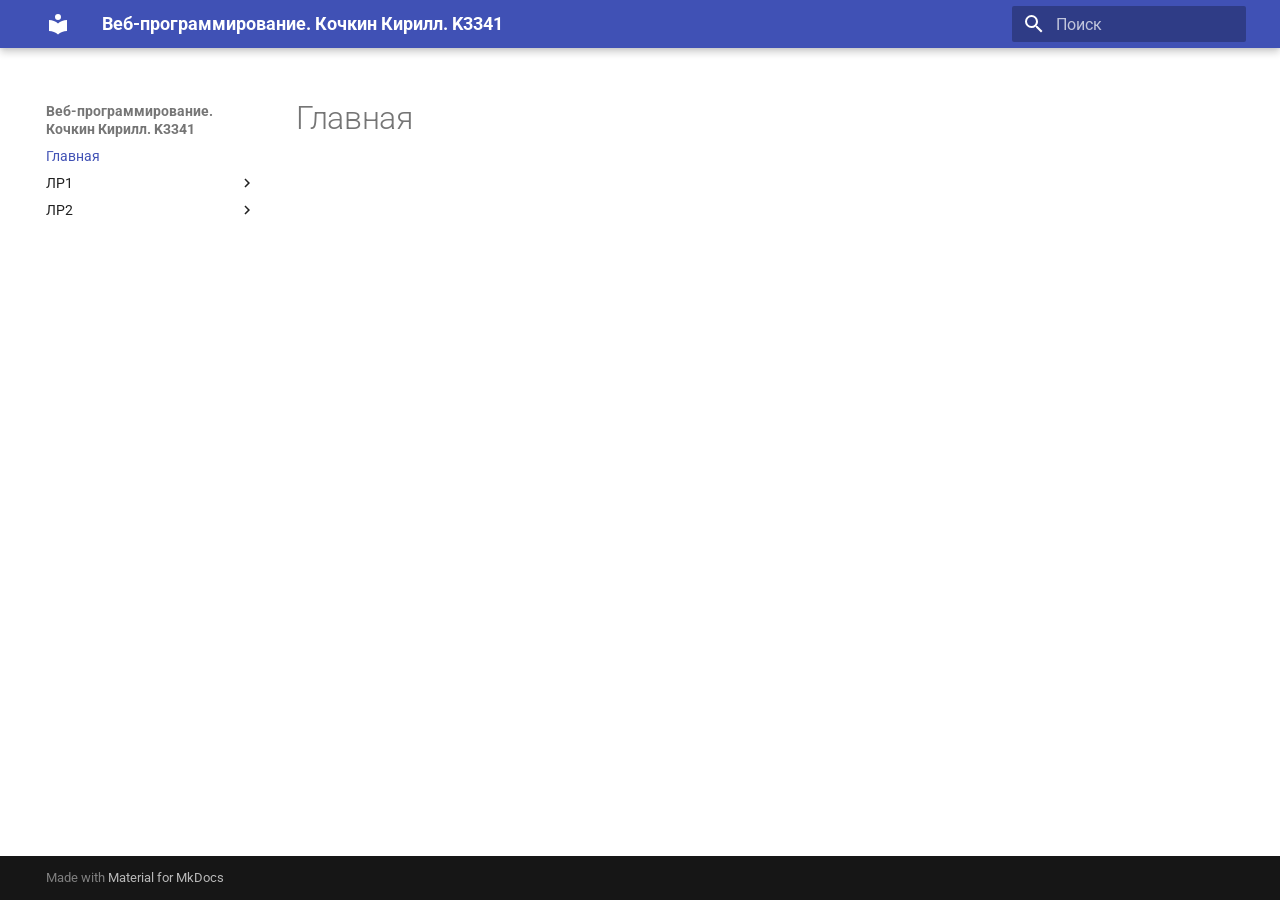
<file: index.html>
<!doctype html>
<html lang="ru" class="no-js">
  <head>
    
      <meta charset="utf-8">
      <meta name="viewport" content="width=device-width,initial-scale=1">
      
      
      
      
      
        <link rel="next" href="lr1/report/">
      
      
        
      
      
      <link rel="icon" href="assets/images/favicon.png">
      <meta name="generator" content="mkdocs-1.6.1, mkdocs-material-9.7.7">
    
    
      
        <title>Веб-программирование. Кочкин Кирилл. K3341</title>
      
    
    
      <link rel="stylesheet" href="assets/stylesheets/main.ec1eaa64.min.css">
      
      


    
    
      
    
    
      
        
        
        <link rel="preconnect" href="https://fonts.gstatic.com" crossorigin>
        <link rel="stylesheet" href="https://fonts.googleapis.com/css?family=Roboto:300,300i,400,400i,700,700i%7CRoboto+Mono:400,400i,700,700i&display=fallback">
        <style>:root{--md-text-font:"Roboto";--md-code-font:"Roboto Mono"}</style>
      
    
    
    <script>__md_scope=new URL(".",location),__md_hash=e=>[...e].reduce(((e,_)=>(e<<5)-e+_.charCodeAt(0)),0),__md_get=(e,_=localStorage,t=__md_scope)=>JSON.parse(_.getItem(t.pathname+"."+e)),__md_set=(e,_,t=localStorage,a=__md_scope)=>{try{t.setItem(a.pathname+"."+e,JSON.stringify(_))}catch(e){}}</script>
    
      

    
    
  </head>
  
  
    <body dir="ltr">
  
    
    <input class="md-toggle" data-md-toggle="drawer" type="checkbox" id="__drawer" autocomplete="off">
    <input class="md-toggle" data-md-toggle="search" type="checkbox" id="__search" autocomplete="off">
    <label class="md-overlay" for="__drawer"></label>
    <div data-md-component="skip">
      
    </div>
    <div data-md-component="announce">
      
    </div>
    
    
      

  

<header class="md-header md-header--shadow" data-md-component="header">
  <nav class="md-header__inner md-grid" aria-label="Верхний колонтитул">
    <a href="." title="Веб-программирование. Кочкин Кирилл. K3341" class="md-header__button md-logo" aria-label="Веб-программирование. Кочкин Кирилл. K3341" data-md-component="logo">
      
  
  <svg xmlns="http://www.w3.org/2000/svg" viewBox="0 0 24 24"><path d="M12 8a3 3 0 0 0 3-3 3 3 0 0 0-3-3 3 3 0 0 0-3 3 3 3 0 0 0 3 3m0 3.54C9.64 9.35 6.5 8 3 8v11c3.5 0 6.64 1.35 9 3.54 2.36-2.19 5.5-3.54 9-3.54V8c-3.5 0-6.64 1.35-9 3.54"/></svg>

    </a>
    <label class="md-header__button md-icon" for="__drawer">
      
      <svg xmlns="http://www.w3.org/2000/svg" viewBox="0 0 24 24"><path d="M3 6h18v2H3zm0 5h18v2H3zm0 5h18v2H3z"/></svg>
    </label>
    <div class="md-header__title" data-md-component="header-title">
      <div class="md-header__ellipsis">
        <div class="md-header__topic">
          <span class="md-ellipsis">
            Веб-программирование. Кочкин Кирилл. K3341
          </span>
        </div>
        <div class="md-header__topic" data-md-component="header-topic">
          <span class="md-ellipsis">
            
              Главная
            
          </span>
        </div>
      </div>
    </div>
    
    
      <script>var palette=__md_get("__palette");if(palette&&palette.color){if("(prefers-color-scheme)"===palette.color.media){var media=matchMedia("(prefers-color-scheme: light)"),input=document.querySelector(media.matches?"[data-md-color-media='(prefers-color-scheme: light)']":"[data-md-color-media='(prefers-color-scheme: dark)']");palette.color.media=input.getAttribute("data-md-color-media"),palette.color.scheme=input.getAttribute("data-md-color-scheme"),palette.color.primary=input.getAttribute("data-md-color-primary"),palette.color.accent=input.getAttribute("data-md-color-accent")}for(var[key,value]of Object.entries(palette.color))document.body.setAttribute("data-md-color-"+key,value)}</script>
    
    
    
      
      
        <label class="md-header__button md-icon" for="__search">
          
          <svg xmlns="http://www.w3.org/2000/svg" viewBox="0 0 24 24"><path d="M9.5 3A6.5 6.5 0 0 1 16 9.5c0 1.61-.59 3.09-1.56 4.23l.27.27h.79l5 5-1.5 1.5-5-5v-.79l-.27-.27A6.52 6.52 0 0 1 9.5 16 6.5 6.5 0 0 1 3 9.5 6.5 6.5 0 0 1 9.5 3m0 2C7 5 5 7 5 9.5S7 14 9.5 14 14 12 14 9.5 12 5 9.5 5"/></svg>
        </label>
        <div class="md-search" data-md-component="search" role="dialog">
  <label class="md-search__overlay" for="__search"></label>
  <div class="md-search__inner" role="search">
    <form class="md-search__form" name="search">
      <input type="text" class="md-search__input" name="query" aria-label="Поиск" placeholder="Поиск" autocapitalize="off" autocorrect="off" autocomplete="off" spellcheck="false" data-md-component="search-query" required>
      <label class="md-search__icon md-icon" for="__search">
        
        <svg xmlns="http://www.w3.org/2000/svg" viewBox="0 0 24 24"><path d="M9.5 3A6.5 6.5 0 0 1 16 9.5c0 1.61-.59 3.09-1.56 4.23l.27.27h.79l5 5-1.5 1.5-5-5v-.79l-.27-.27A6.52 6.52 0 0 1 9.5 16 6.5 6.5 0 0 1 3 9.5 6.5 6.5 0 0 1 9.5 3m0 2C7 5 5 7 5 9.5S7 14 9.5 14 14 12 14 9.5 12 5 9.5 5"/></svg>
        
        <svg xmlns="http://www.w3.org/2000/svg" viewBox="0 0 24 24"><path d="M20 11v2H8l5.5 5.5-1.42 1.42L4.16 12l7.92-7.92L13.5 5.5 8 11z"/></svg>
      </label>
      <nav class="md-search__options" aria-label="Поиск">
        
        <button type="reset" class="md-search__icon md-icon" title="Очистить" aria-label="Очистить" tabindex="-1">
          
          <svg xmlns="http://www.w3.org/2000/svg" viewBox="0 0 24 24"><path d="M19 6.41 17.59 5 12 10.59 6.41 5 5 6.41 10.59 12 5 17.59 6.41 19 12 13.41 17.59 19 19 17.59 13.41 12z"/></svg>
        </button>
      </nav>
      
    </form>
    <div class="md-search__output">
      <div class="md-search__scrollwrap" tabindex="0" data-md-scrollfix>
        <div class="md-search-result" data-md-component="search-result">
          <div class="md-search-result__meta">
            Инициализация поиска
          </div>
          <ol class="md-search-result__list" role="presentation"></ol>
        </div>
      </div>
    </div>
  </div>
</div>
      
    
    
  </nav>
  
</header>
    
    <div class="md-container" data-md-component="container">
      
      
        
          
        
      
      <main class="md-main" data-md-component="main">
        <div class="md-main__inner md-grid">
          
            
              
              <div class="md-sidebar md-sidebar--primary" data-md-component="sidebar" data-md-type="navigation" >
                <div class="md-sidebar__scrollwrap">
                  <div class="md-sidebar__inner">
                    



<nav class="md-nav md-nav--primary" aria-label="Навигация" data-md-level="0">
  <label class="md-nav__title" for="__drawer">
    <a href="." title="Веб-программирование. Кочкин Кирилл. K3341" class="md-nav__button md-logo" aria-label="Веб-программирование. Кочкин Кирилл. K3341" data-md-component="logo">
      
  
  <svg xmlns="http://www.w3.org/2000/svg" viewBox="0 0 24 24"><path d="M12 8a3 3 0 0 0 3-3 3 3 0 0 0-3-3 3 3 0 0 0-3 3 3 3 0 0 0 3 3m0 3.54C9.64 9.35 6.5 8 3 8v11c3.5 0 6.64 1.35 9 3.54 2.36-2.19 5.5-3.54 9-3.54V8c-3.5 0-6.64 1.35-9 3.54"/></svg>

    </a>
    Веб-программирование. Кочкин Кирилл. K3341
  </label>
  
  <ul class="md-nav__list" data-md-scrollfix>
    
      
      
  
  
    
  
  
  
    <li class="md-nav__item md-nav__item--active">
      
      <input class="md-nav__toggle md-toggle" type="checkbox" id="__toc">
      
      
      
      <a href="." class="md-nav__link md-nav__link--active">
        
  
  
  <span class="md-ellipsis">
    
  
    Главная
  

    
  </span>
  
  

      </a>
      
    </li>
  

    
      
      
  
  
  
  
    
    
    
    
    
    <li class="md-nav__item md-nav__item--nested">
      
        
        
        <input class="md-nav__toggle md-toggle " type="checkbox" id="__nav_2" >
        
          
          <label class="md-nav__link" for="__nav_2" id="__nav_2_label" tabindex="0">
            
  
  
  <span class="md-ellipsis">
    
  
    ЛР1
  

    
  </span>
  
  

            <span class="md-nav__icon md-icon"></span>
          </label>
        
        <nav class="md-nav" data-md-level="1" aria-labelledby="__nav_2_label" aria-expanded="false">
          <label class="md-nav__title" for="__nav_2">
            <span class="md-nav__icon md-icon"></span>
            
  
    ЛР1
  

          </label>
          <ul class="md-nav__list" data-md-scrollfix>
            
              
                
  
  
  
  
    <li class="md-nav__item">
      <a href="lr1/report/" class="md-nav__link">
        
  
  
  <span class="md-ellipsis">
    
  
    Отчёт
  

    
  </span>
  
  

      </a>
    </li>
  

              
            
          </ul>
        </nav>
      
    </li>
  

    
      
      
  
  
  
  
    
    
    
    
    
    <li class="md-nav__item md-nav__item--nested">
      
        
        
        <input class="md-nav__toggle md-toggle " type="checkbox" id="__nav_3" >
        
          
          <label class="md-nav__link" for="__nav_3" id="__nav_3_label" tabindex="0">
            
  
  
  <span class="md-ellipsis">
    
  
    ЛР2
  

    
  </span>
  
  

            <span class="md-nav__icon md-icon"></span>
          </label>
        
        <nav class="md-nav" data-md-level="1" aria-labelledby="__nav_3_label" aria-expanded="false">
          <label class="md-nav__title" for="__nav_3">
            <span class="md-nav__icon md-icon"></span>
            
  
    ЛР2
  

          </label>
          <ul class="md-nav__list" data-md-scrollfix>
            
              
                
  
  
  
  
    <li class="md-nav__item">
      <a href="lr2/report/" class="md-nav__link">
        
  
  
  <span class="md-ellipsis">
    
  
    Отчёт
  

    
  </span>
  
  

      </a>
    </li>
  

              
            
          </ul>
        </nav>
      
    </li>
  

    
  </ul>
</nav>
                  </div>
                </div>
              </div>
            
            
              
              <div class="md-sidebar md-sidebar--secondary" data-md-component="sidebar" data-md-type="toc" >
                <div class="md-sidebar__scrollwrap">
                  <div class="md-sidebar__inner">
                    

<nav class="md-nav md-nav--secondary" aria-label="Содержание">
  
  
  
  
</nav>
                  </div>
                </div>
              </div>
            
          
          
            <div class="md-content" data-md-component="content">
              
              <article class="md-content__inner md-typeset">
                
                  



  <h1>Главная</h1>














                
              </article>
            </div>
          
          
<script>var target=document.getElementById(location.hash.slice(1));target&&target.name&&(target.checked=target.name.startsWith("__tabbed_"))</script>
        </div>
        
      </main>
      
        <footer class="md-footer">
  
  <div class="md-footer-meta md-typeset">
    <div class="md-footer-meta__inner md-grid">
      <div class="md-copyright">
  
  
    Made with
    <a href="https://squidfunk.github.io/mkdocs-material/" target="_blank" rel="noopener">
      Material for MkDocs
    </a>
  
</div>
      
    </div>
  </div>
</footer>
      
    </div>
    <div class="md-dialog" data-md-component="dialog">
      <div class="md-dialog__inner md-typeset"></div>
    </div>
    
    
    
      
      
      <script id="__config" type="application/json">{"annotate": null, "base": ".", "features": [], "search": "assets/javascripts/workers/search.2c215733.min.js", "tags": null, "translations": {"clipboard.copied": "\u0421\u043a\u043e\u043f\u0438\u0440\u043e\u0432\u0430\u043d\u043e \u0432 \u0431\u0443\u0444\u0435\u0440", "clipboard.copy": "\u041a\u043e\u043f\u0438\u0440\u043e\u0432\u0430\u0442\u044c \u0432 \u0431\u0443\u0444\u0435\u0440", "search.result.more.one": "\u0415\u0449\u0451 1 \u043d\u0430 \u044d\u0442\u043e\u0439 \u0441\u0442\u0440\u0430\u043d\u0438\u0446\u0435", "search.result.more.other": "\u0415\u0449\u0451 # \u043d\u0430 \u044d\u0442\u043e\u0439 \u0441\u0442\u0440\u0430\u043d\u0438\u0446\u0435", "search.result.none": "\u0421\u043e\u0432\u043f\u0430\u0434\u0435\u043d\u0438\u0439 \u043d\u0435 \u043d\u0430\u0439\u0434\u0435\u043d\u043e", "search.result.one": "\u041d\u0430\u0439\u0434\u0435\u043d\u043e 1 \u0441\u043e\u0432\u043f\u0430\u0434\u0435\u043d\u0438\u0435", "search.result.other": "\u041d\u0430\u0439\u0434\u0435\u043d\u043e \u0441\u043e\u0432\u043f\u0430\u0434\u0435\u043d\u0438\u0439: #", "search.result.placeholder": "\u041d\u0430\u0447\u043d\u0438\u0442\u0435 \u043f\u0435\u0447\u0430\u0442\u0430\u0442\u044c \u0434\u043b\u044f \u043f\u043e\u0438\u0441\u043a\u0430", "search.result.term.missing": "\u041e\u0442\u0441\u0443\u0442\u0441\u0442\u0432\u0443\u0435\u0442", "select.version": "\u0412\u044b\u0431\u0435\u0440\u0438\u0442\u0435 \u0432\u0435\u0440\u0441\u0438\u044e"}, "version": null}</script>
    
    
      <script src="assets/javascripts/bundle.d7400e89.min.js"></script>
      
    
  </body>
</html>
</file>
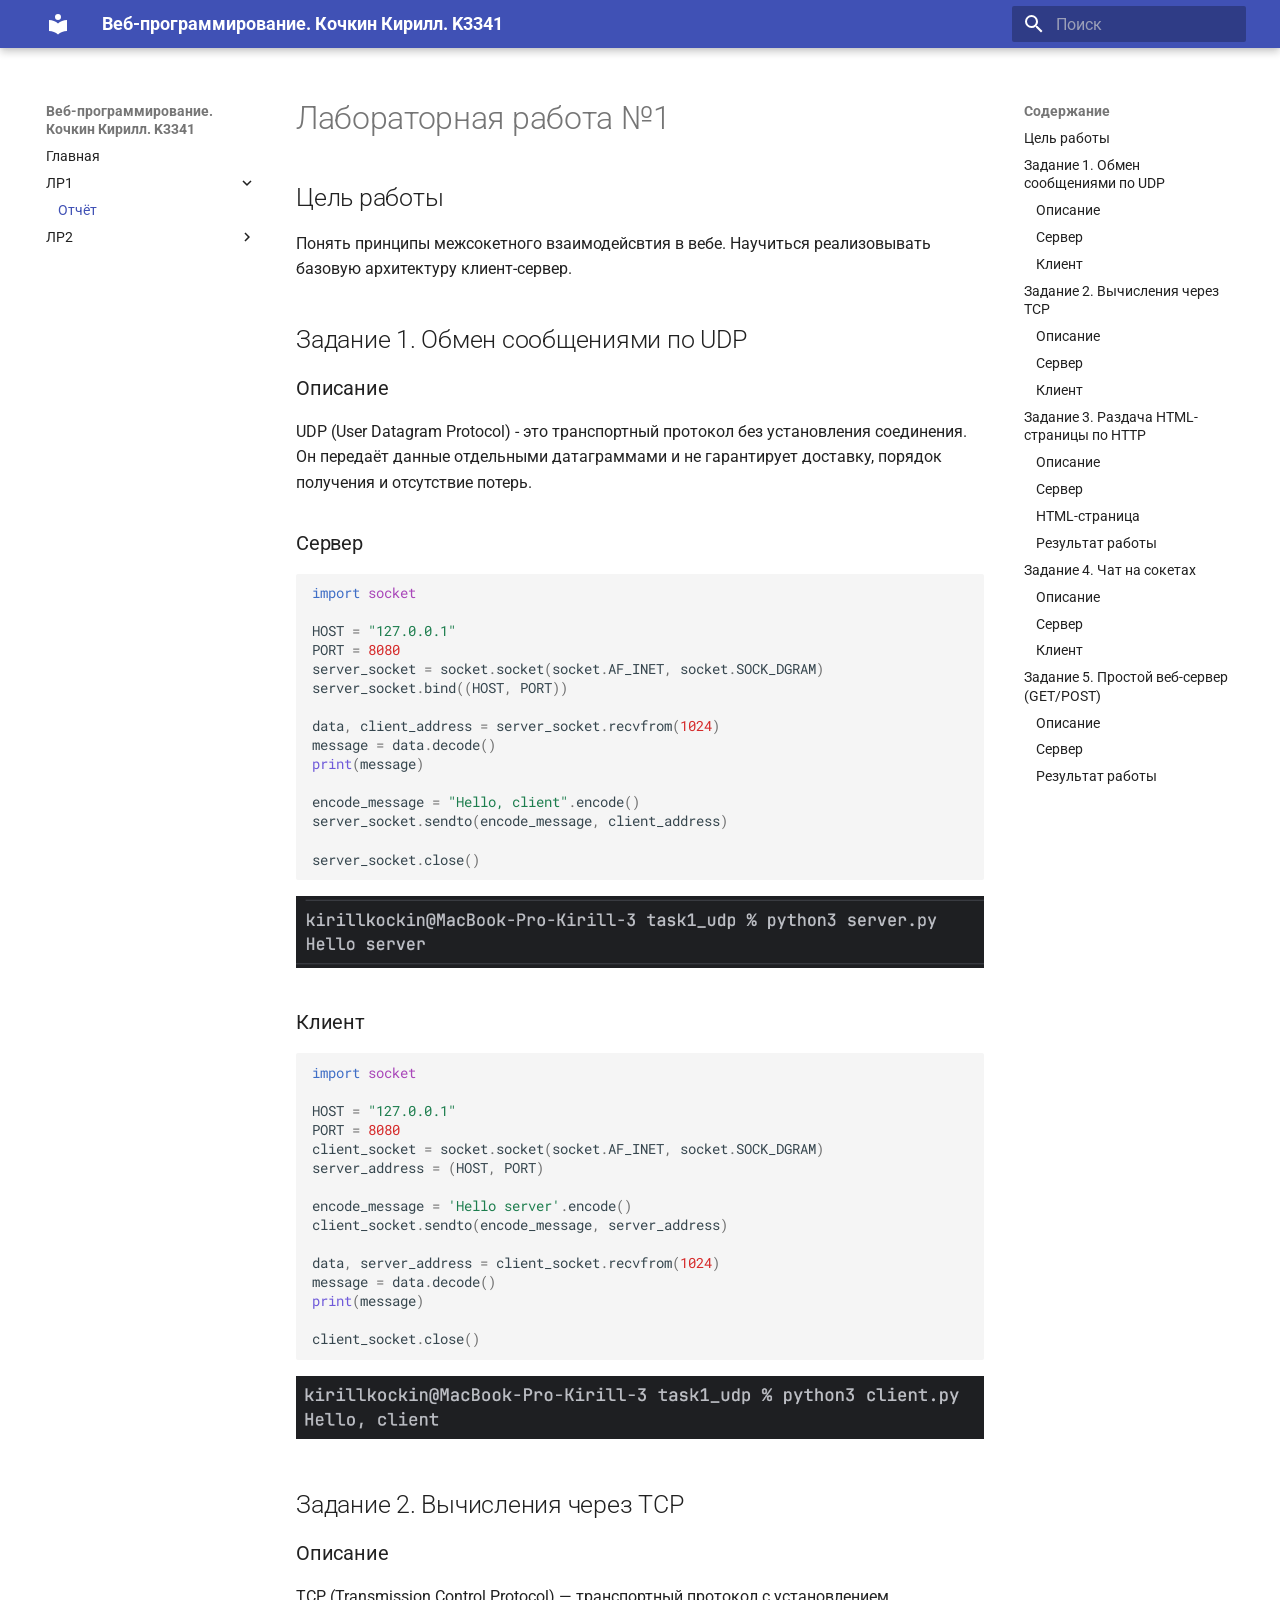
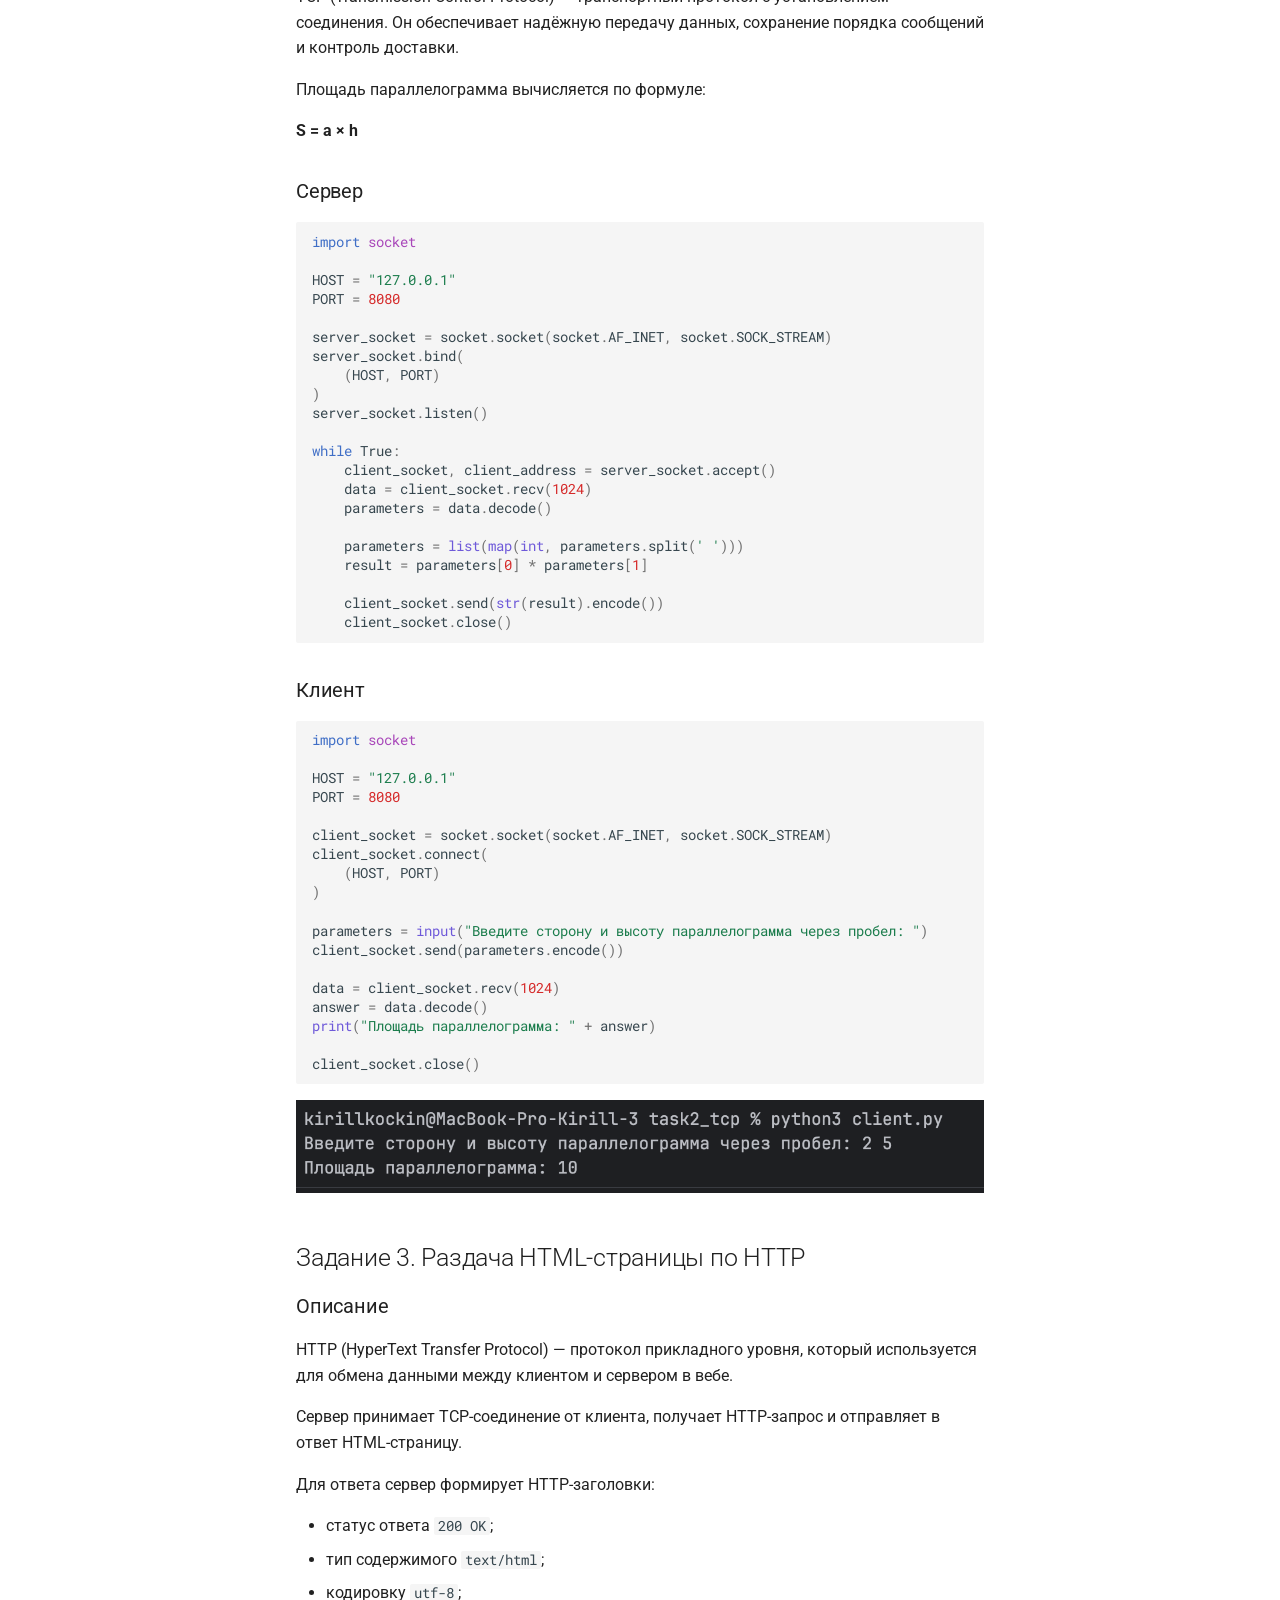
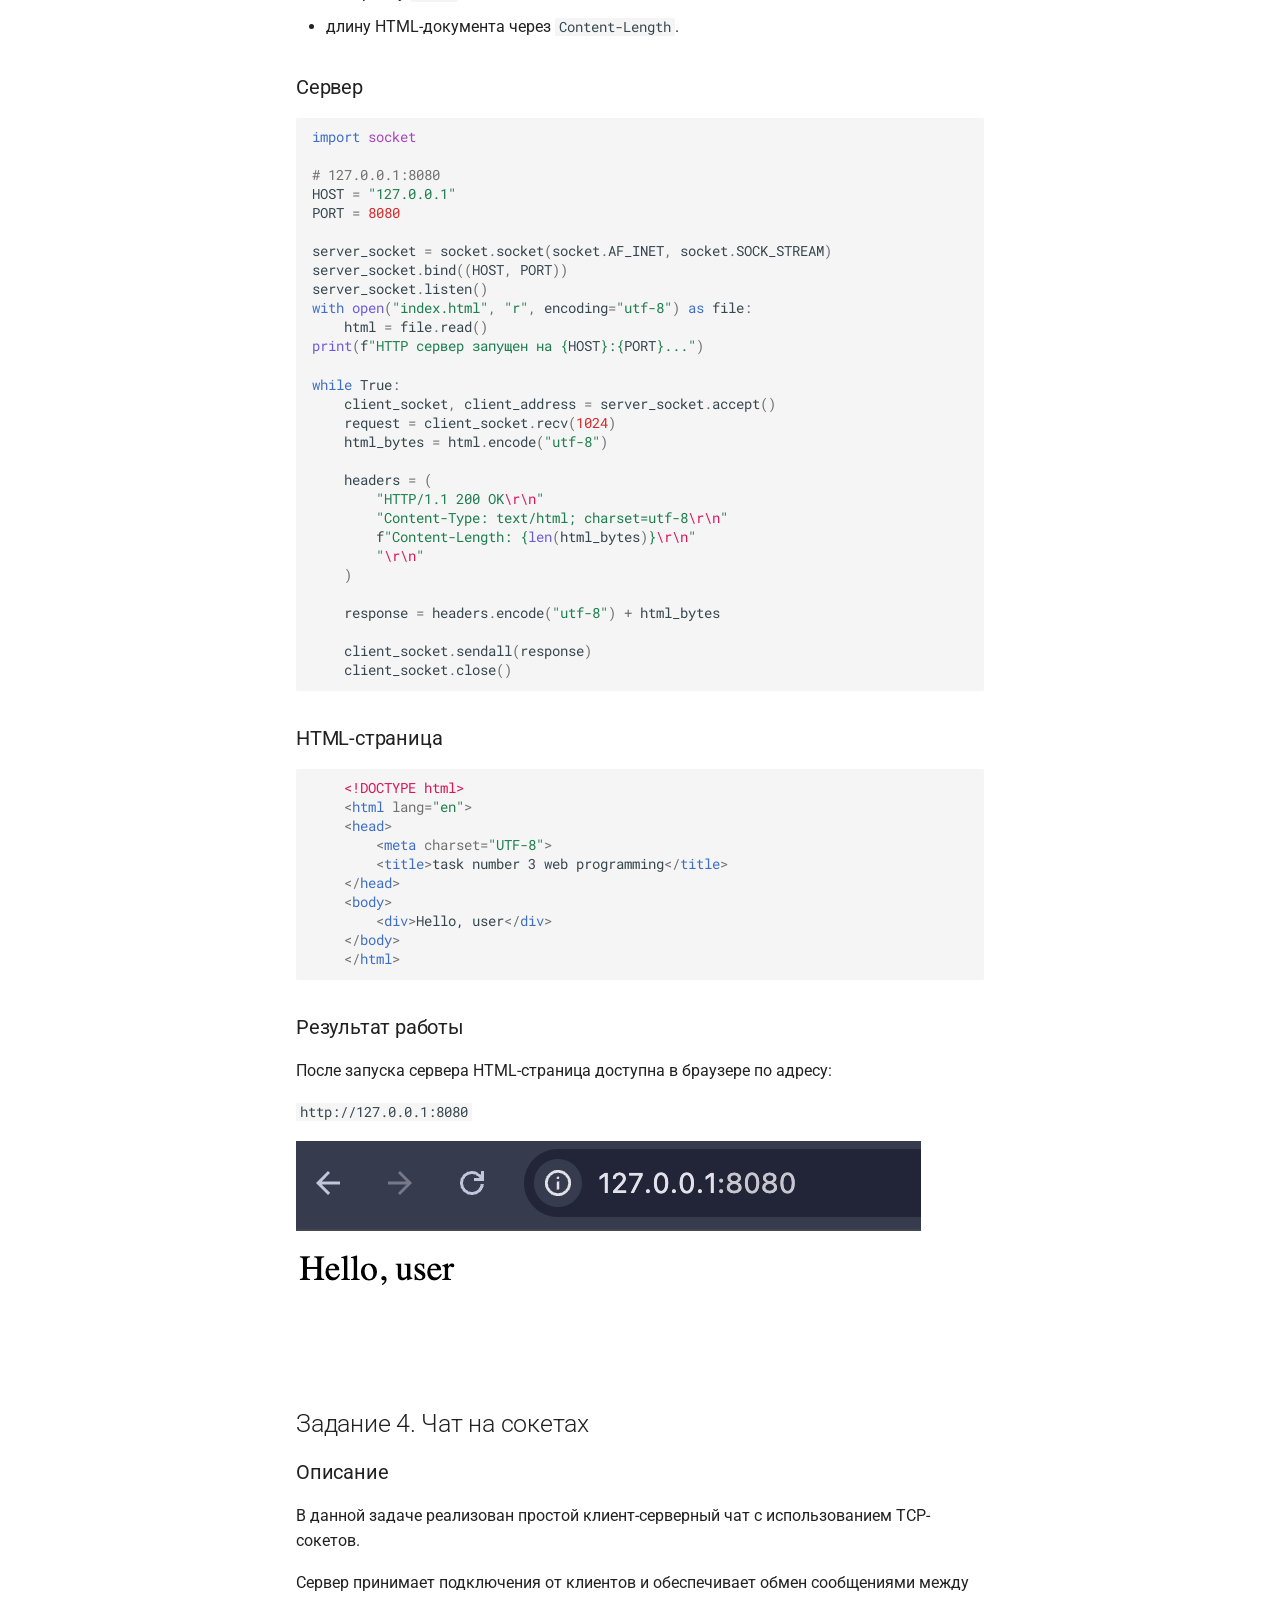
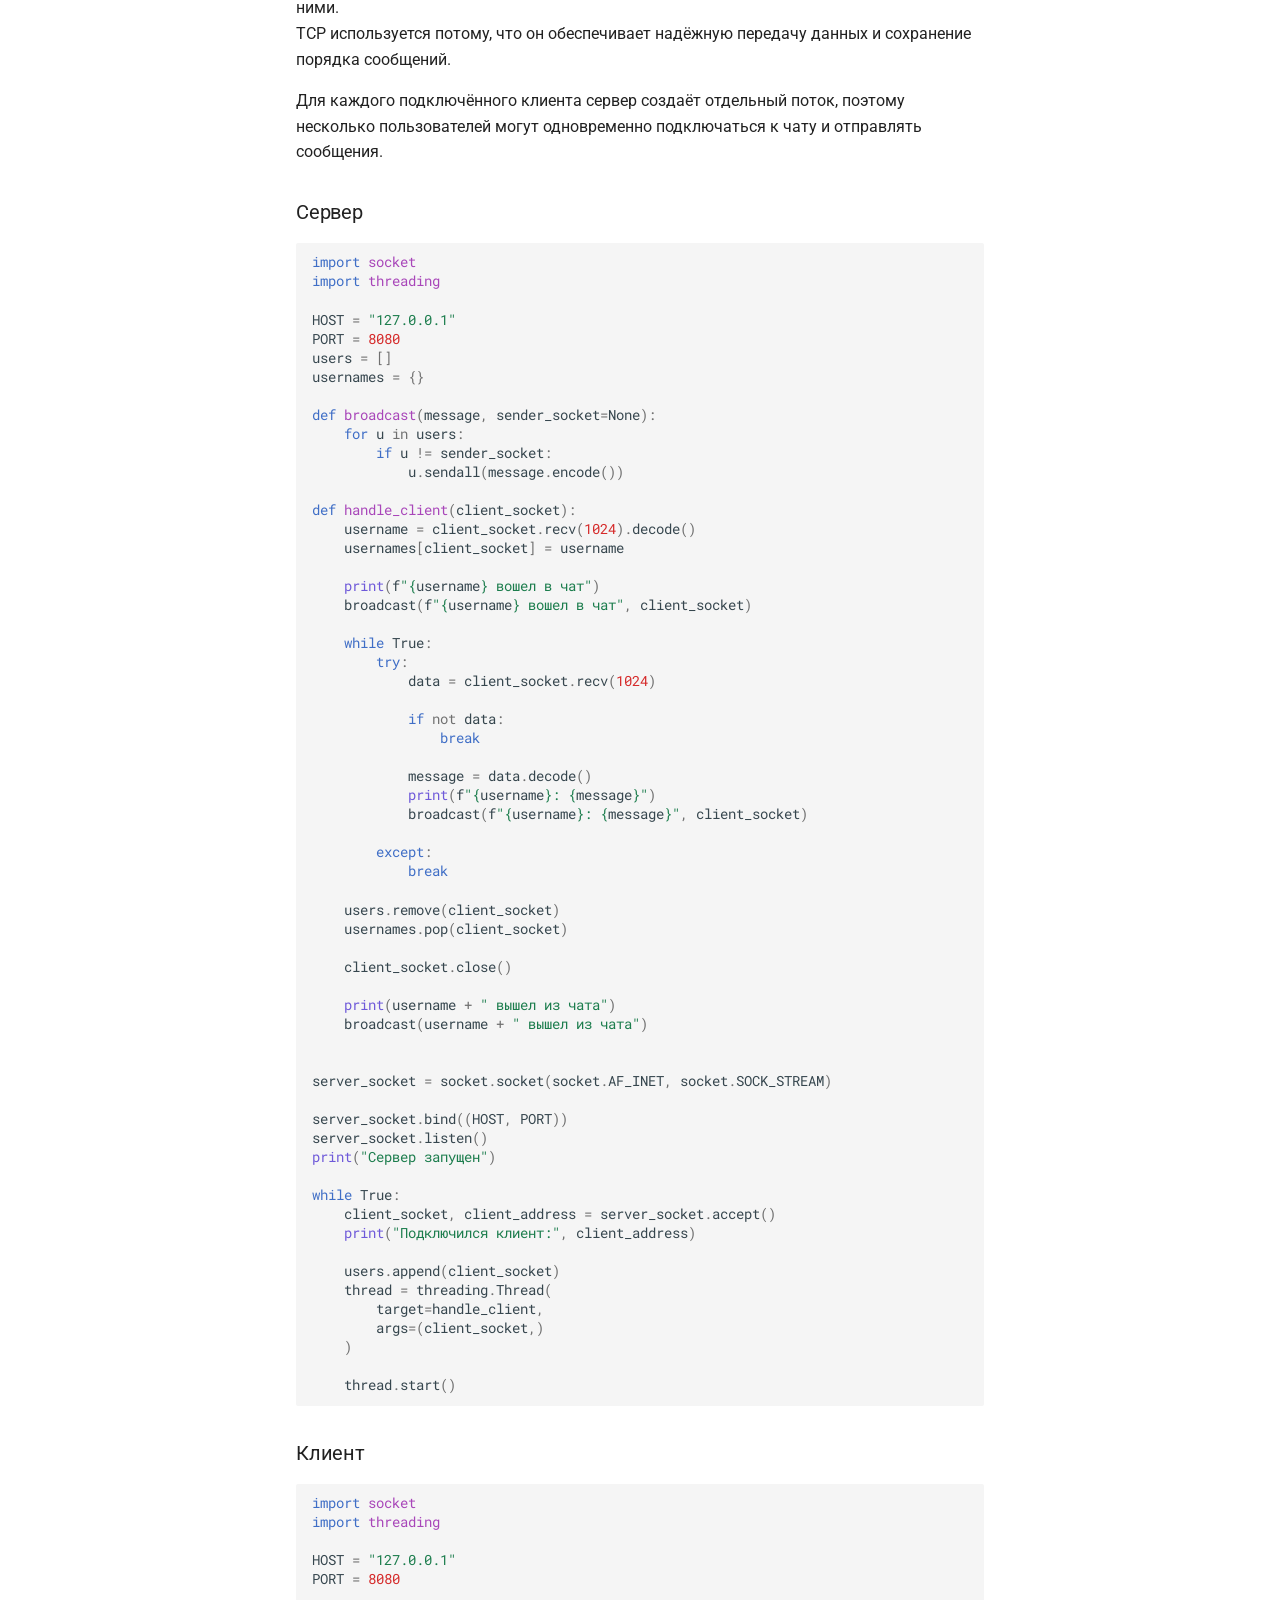
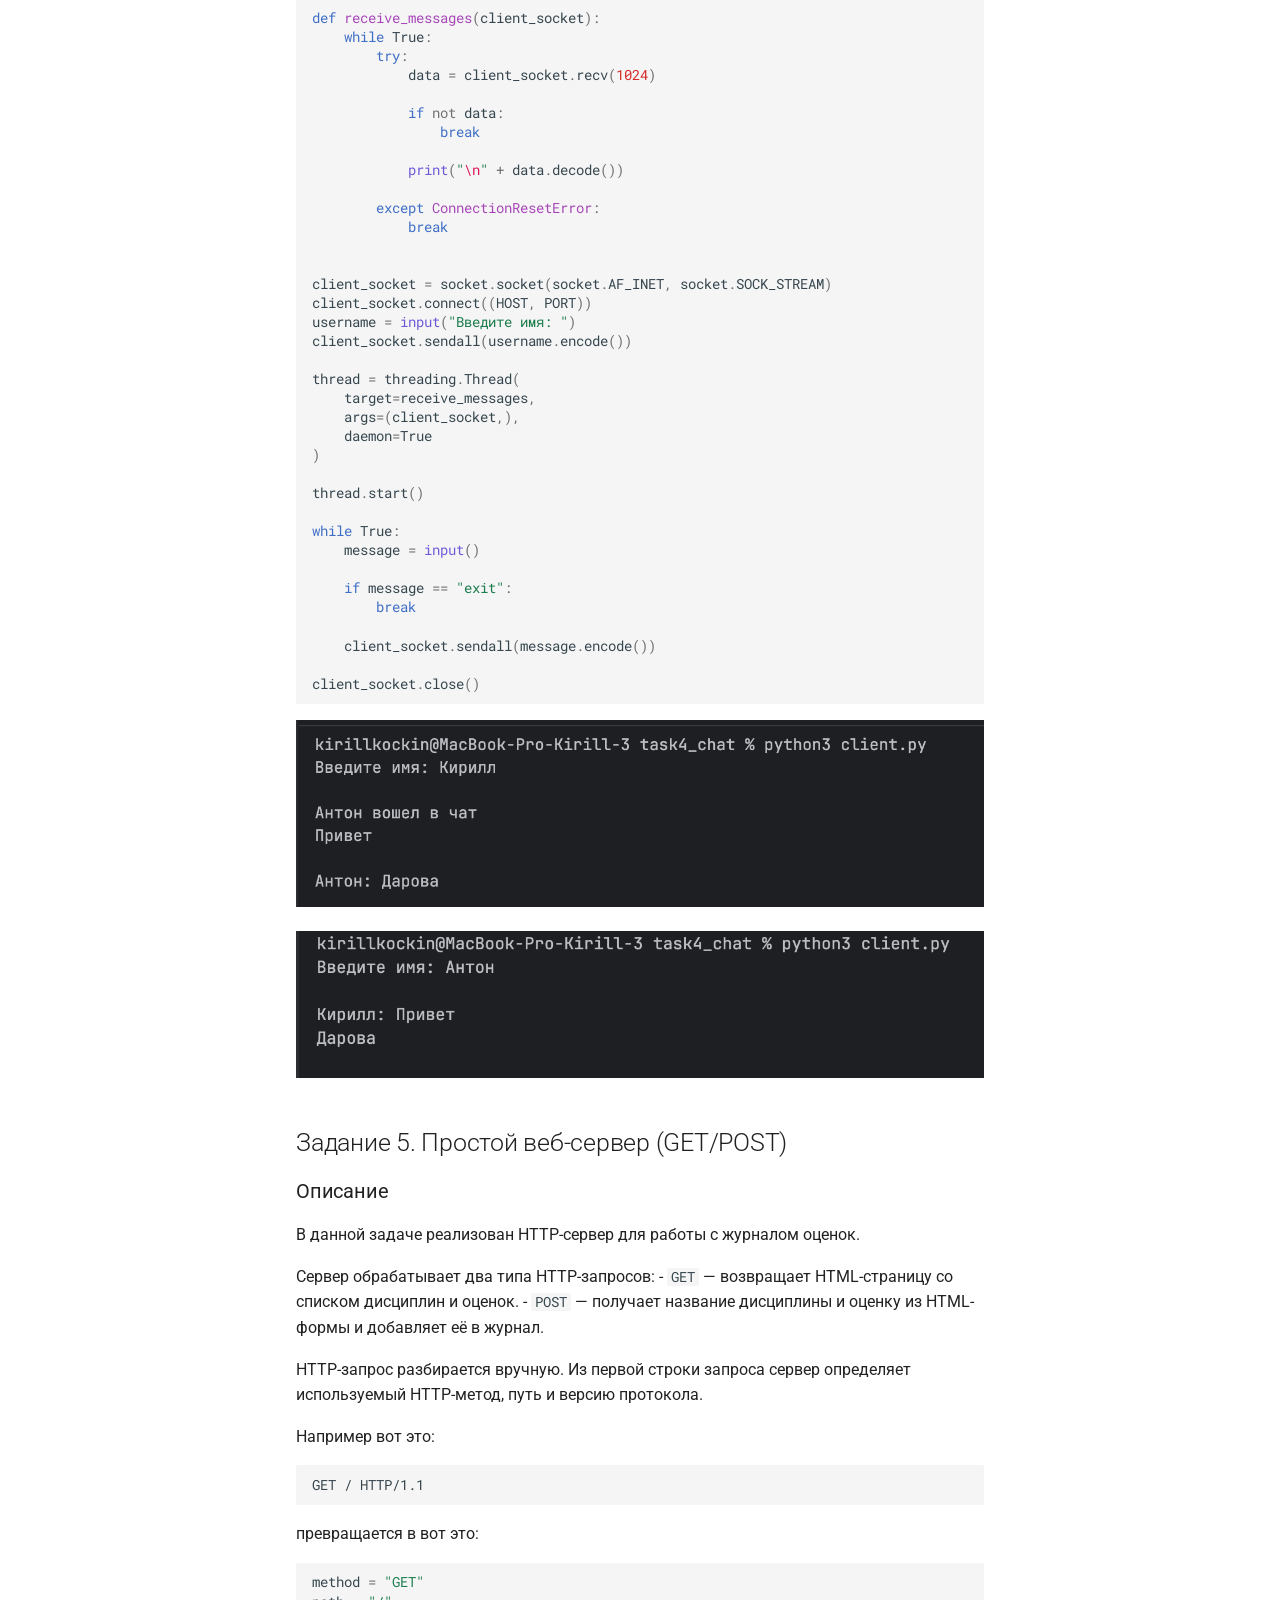
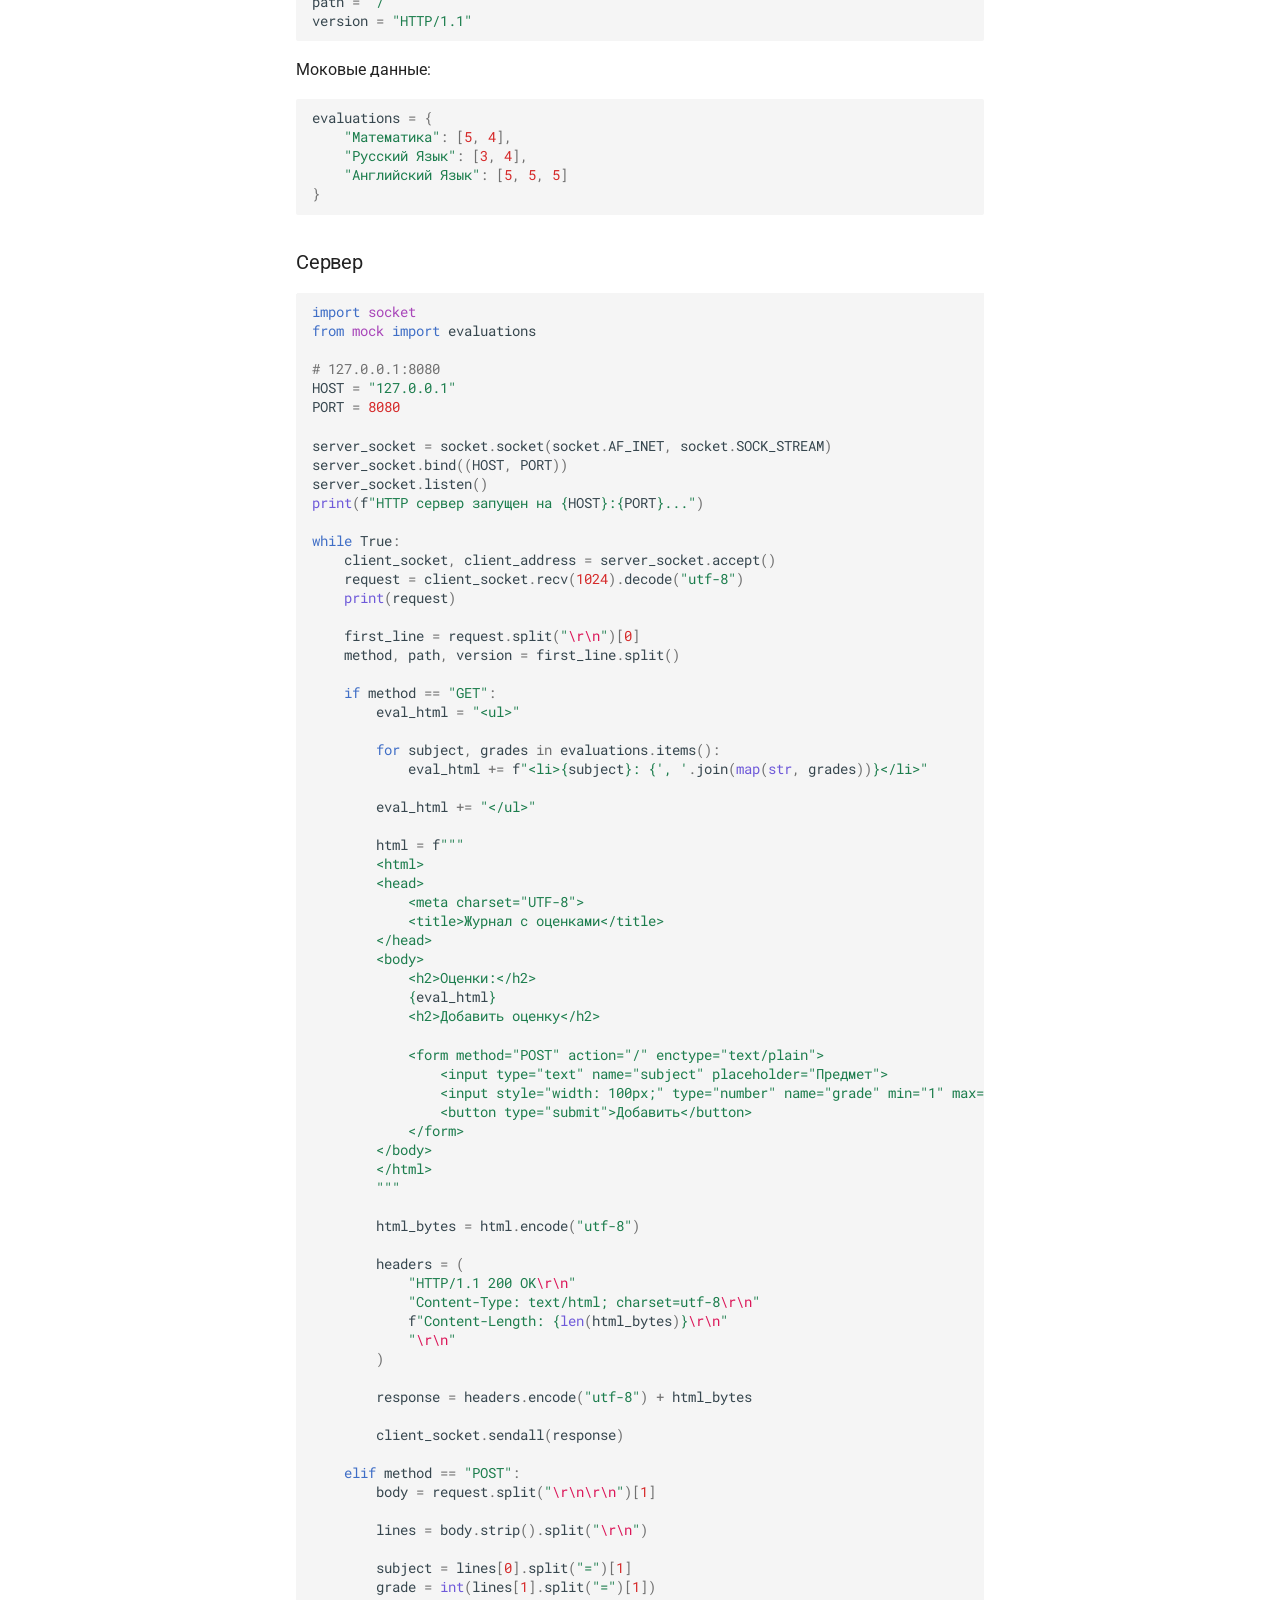
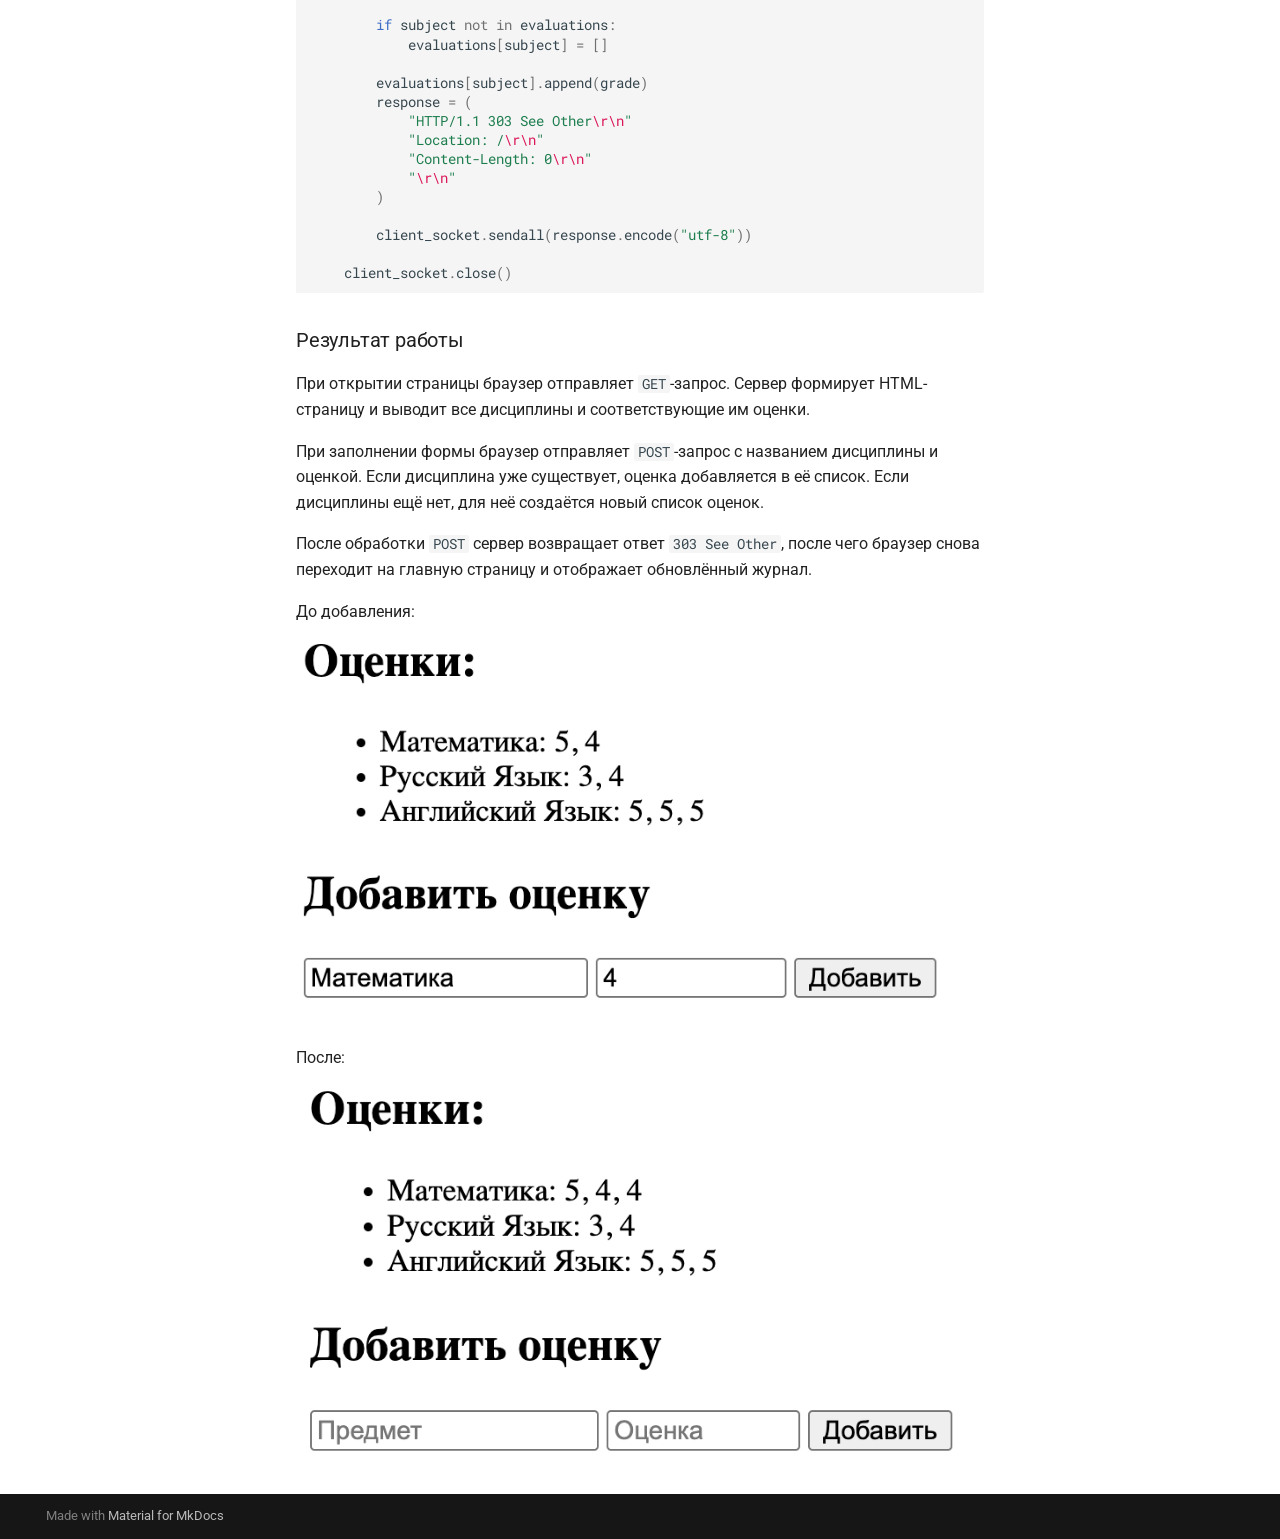
<file: lr1/report/index.html>
<!doctype html>
<html lang="ru" class="no-js">
  <head>
    
      <meta charset="utf-8">
      <meta name="viewport" content="width=device-width,initial-scale=1">
      
      
      
      
        <link rel="prev" href="../..">
      
      
        <link rel="next" href="../../lr2/report/">
      
      
        
      
      
      <link rel="icon" href="../../assets/images/favicon.png">
      <meta name="generator" content="mkdocs-1.6.1, mkdocs-material-9.7.7">
    
    
      
        <title>Отчёт - Веб-программирование. Кочкин Кирилл. K3341</title>
      
    
    
      <link rel="stylesheet" href="../../assets/stylesheets/main.ec1eaa64.min.css">
      
      


    
    
      
    
    
      
        
        
        <link rel="preconnect" href="https://fonts.gstatic.com" crossorigin>
        <link rel="stylesheet" href="https://fonts.googleapis.com/css?family=Roboto:300,300i,400,400i,700,700i%7CRoboto+Mono:400,400i,700,700i&display=fallback">
        <style>:root{--md-text-font:"Roboto";--md-code-font:"Roboto Mono"}</style>
      
    
    
    <script>__md_scope=new URL("../..",location),__md_hash=e=>[...e].reduce(((e,_)=>(e<<5)-e+_.charCodeAt(0)),0),__md_get=(e,_=localStorage,t=__md_scope)=>JSON.parse(_.getItem(t.pathname+"."+e)),__md_set=(e,_,t=localStorage,a=__md_scope)=>{try{t.setItem(a.pathname+"."+e,JSON.stringify(_))}catch(e){}}</script>
    
      

    
    
  </head>
  
  
    <body dir="ltr">
  
    
    <input class="md-toggle" data-md-toggle="drawer" type="checkbox" id="__drawer" autocomplete="off">
    <input class="md-toggle" data-md-toggle="search" type="checkbox" id="__search" autocomplete="off">
    <label class="md-overlay" for="__drawer"></label>
    <div data-md-component="skip">
      
        
        <a href="#no1" class="md-skip">
          Перейти к содержанию
        </a>
      
    </div>
    <div data-md-component="announce">
      
    </div>
    
    
      

  

<header class="md-header md-header--shadow" data-md-component="header">
  <nav class="md-header__inner md-grid" aria-label="Верхний колонтитул">
    <a href="../.." title="Веб-программирование. Кочкин Кирилл. K3341" class="md-header__button md-logo" aria-label="Веб-программирование. Кочкин Кирилл. K3341" data-md-component="logo">
      
  
  <svg xmlns="http://www.w3.org/2000/svg" viewBox="0 0 24 24"><path d="M12 8a3 3 0 0 0 3-3 3 3 0 0 0-3-3 3 3 0 0 0-3 3 3 3 0 0 0 3 3m0 3.54C9.64 9.35 6.5 8 3 8v11c3.5 0 6.64 1.35 9 3.54 2.36-2.19 5.5-3.54 9-3.54V8c-3.5 0-6.64 1.35-9 3.54"/></svg>

    </a>
    <label class="md-header__button md-icon" for="__drawer">
      
      <svg xmlns="http://www.w3.org/2000/svg" viewBox="0 0 24 24"><path d="M3 6h18v2H3zm0 5h18v2H3zm0 5h18v2H3z"/></svg>
    </label>
    <div class="md-header__title" data-md-component="header-title">
      <div class="md-header__ellipsis">
        <div class="md-header__topic">
          <span class="md-ellipsis">
            Веб-программирование. Кочкин Кирилл. K3341
          </span>
        </div>
        <div class="md-header__topic" data-md-component="header-topic">
          <span class="md-ellipsis">
            
              Отчёт
            
          </span>
        </div>
      </div>
    </div>
    
    
      <script>var palette=__md_get("__palette");if(palette&&palette.color){if("(prefers-color-scheme)"===palette.color.media){var media=matchMedia("(prefers-color-scheme: light)"),input=document.querySelector(media.matches?"[data-md-color-media='(prefers-color-scheme: light)']":"[data-md-color-media='(prefers-color-scheme: dark)']");palette.color.media=input.getAttribute("data-md-color-media"),palette.color.scheme=input.getAttribute("data-md-color-scheme"),palette.color.primary=input.getAttribute("data-md-color-primary"),palette.color.accent=input.getAttribute("data-md-color-accent")}for(var[key,value]of Object.entries(palette.color))document.body.setAttribute("data-md-color-"+key,value)}</script>
    
    
    
      
      
        <label class="md-header__button md-icon" for="__search">
          
          <svg xmlns="http://www.w3.org/2000/svg" viewBox="0 0 24 24"><path d="M9.5 3A6.5 6.5 0 0 1 16 9.5c0 1.61-.59 3.09-1.56 4.23l.27.27h.79l5 5-1.5 1.5-5-5v-.79l-.27-.27A6.52 6.52 0 0 1 9.5 16 6.5 6.5 0 0 1 3 9.5 6.5 6.5 0 0 1 9.5 3m0 2C7 5 5 7 5 9.5S7 14 9.5 14 14 12 14 9.5 12 5 9.5 5"/></svg>
        </label>
        <div class="md-search" data-md-component="search" role="dialog">
  <label class="md-search__overlay" for="__search"></label>
  <div class="md-search__inner" role="search">
    <form class="md-search__form" name="search">
      <input type="text" class="md-search__input" name="query" aria-label="Поиск" placeholder="Поиск" autocapitalize="off" autocorrect="off" autocomplete="off" spellcheck="false" data-md-component="search-query" required>
      <label class="md-search__icon md-icon" for="__search">
        
        <svg xmlns="http://www.w3.org/2000/svg" viewBox="0 0 24 24"><path d="M9.5 3A6.5 6.5 0 0 1 16 9.5c0 1.61-.59 3.09-1.56 4.23l.27.27h.79l5 5-1.5 1.5-5-5v-.79l-.27-.27A6.52 6.52 0 0 1 9.5 16 6.5 6.5 0 0 1 3 9.5 6.5 6.5 0 0 1 9.5 3m0 2C7 5 5 7 5 9.5S7 14 9.5 14 14 12 14 9.5 12 5 9.5 5"/></svg>
        
        <svg xmlns="http://www.w3.org/2000/svg" viewBox="0 0 24 24"><path d="M20 11v2H8l5.5 5.5-1.42 1.42L4.16 12l7.92-7.92L13.5 5.5 8 11z"/></svg>
      </label>
      <nav class="md-search__options" aria-label="Поиск">
        
        <button type="reset" class="md-search__icon md-icon" title="Очистить" aria-label="Очистить" tabindex="-1">
          
          <svg xmlns="http://www.w3.org/2000/svg" viewBox="0 0 24 24"><path d="M19 6.41 17.59 5 12 10.59 6.41 5 5 6.41 10.59 12 5 17.59 6.41 19 12 13.41 17.59 19 19 17.59 13.41 12z"/></svg>
        </button>
      </nav>
      
    </form>
    <div class="md-search__output">
      <div class="md-search__scrollwrap" tabindex="0" data-md-scrollfix>
        <div class="md-search-result" data-md-component="search-result">
          <div class="md-search-result__meta">
            Инициализация поиска
          </div>
          <ol class="md-search-result__list" role="presentation"></ol>
        </div>
      </div>
    </div>
  </div>
</div>
      
    
    
  </nav>
  
</header>
    
    <div class="md-container" data-md-component="container">
      
      
        
          
        
      
      <main class="md-main" data-md-component="main">
        <div class="md-main__inner md-grid">
          
            
              
              <div class="md-sidebar md-sidebar--primary" data-md-component="sidebar" data-md-type="navigation" >
                <div class="md-sidebar__scrollwrap">
                  <div class="md-sidebar__inner">
                    



<nav class="md-nav md-nav--primary" aria-label="Навигация" data-md-level="0">
  <label class="md-nav__title" for="__drawer">
    <a href="../.." title="Веб-программирование. Кочкин Кирилл. K3341" class="md-nav__button md-logo" aria-label="Веб-программирование. Кочкин Кирилл. K3341" data-md-component="logo">
      
  
  <svg xmlns="http://www.w3.org/2000/svg" viewBox="0 0 24 24"><path d="M12 8a3 3 0 0 0 3-3 3 3 0 0 0-3-3 3 3 0 0 0-3 3 3 3 0 0 0 3 3m0 3.54C9.64 9.35 6.5 8 3 8v11c3.5 0 6.64 1.35 9 3.54 2.36-2.19 5.5-3.54 9-3.54V8c-3.5 0-6.64 1.35-9 3.54"/></svg>

    </a>
    Веб-программирование. Кочкин Кирилл. K3341
  </label>
  
  <ul class="md-nav__list" data-md-scrollfix>
    
      
      
  
  
  
  
    <li class="md-nav__item">
      <a href="../.." class="md-nav__link">
        
  
  
  <span class="md-ellipsis">
    
  
    Главная
  

    
  </span>
  
  

      </a>
    </li>
  

    
      
      
  
  
    
  
  
  
    
    
    
    
    
    <li class="md-nav__item md-nav__item--active md-nav__item--nested">
      
        
        
        <input class="md-nav__toggle md-toggle " type="checkbox" id="__nav_2" checked>
        
          
          <label class="md-nav__link" for="__nav_2" id="__nav_2_label" tabindex="0">
            
  
  
  <span class="md-ellipsis">
    
  
    ЛР1
  

    
  </span>
  
  

            <span class="md-nav__icon md-icon"></span>
          </label>
        
        <nav class="md-nav" data-md-level="1" aria-labelledby="__nav_2_label" aria-expanded="true">
          <label class="md-nav__title" for="__nav_2">
            <span class="md-nav__icon md-icon"></span>
            
  
    ЛР1
  

          </label>
          <ul class="md-nav__list" data-md-scrollfix>
            
              
                
  
  
    
  
  
  
    <li class="md-nav__item md-nav__item--active">
      
      <input class="md-nav__toggle md-toggle" type="checkbox" id="__toc">
      
      
        
      
      
        <label class="md-nav__link md-nav__link--active" for="__toc">
          
  
  
  <span class="md-ellipsis">
    
  
    Отчёт
  

    
  </span>
  
  

          <span class="md-nav__icon md-icon"></span>
        </label>
      
      <a href="./" class="md-nav__link md-nav__link--active">
        
  
  
  <span class="md-ellipsis">
    
  
    Отчёт
  

    
  </span>
  
  

      </a>
      
        

<nav class="md-nav md-nav--secondary" aria-label="Содержание">
  
  
  
    
  
  
    <label class="md-nav__title" for="__toc">
      <span class="md-nav__icon md-icon"></span>
      Содержание
    </label>
    <ul class="md-nav__list" data-md-component="toc" data-md-scrollfix>
      
        <li class="md-nav__item">
  <a href="#_1" class="md-nav__link">
    <span class="md-ellipsis">
      
        Цель работы
      
    </span>
  </a>
  
</li>
      
        <li class="md-nav__item">
  <a href="#1-udp" class="md-nav__link">
    <span class="md-ellipsis">
      
        Задание 1. Обмен сообщениями по UDP
      
    </span>
  </a>
  
    <nav class="md-nav" aria-label="Задание 1. Обмен сообщениями по UDP">
      <ul class="md-nav__list">
        
          <li class="md-nav__item">
  <a href="#_2" class="md-nav__link">
    <span class="md-ellipsis">
      
        Описание
      
    </span>
  </a>
  
</li>
        
          <li class="md-nav__item">
  <a href="#_3" class="md-nav__link">
    <span class="md-ellipsis">
      
        Сервер
      
    </span>
  </a>
  
</li>
        
          <li class="md-nav__item">
  <a href="#_4" class="md-nav__link">
    <span class="md-ellipsis">
      
        Клиент
      
    </span>
  </a>
  
</li>
        
      </ul>
    </nav>
  
</li>
      
        <li class="md-nav__item">
  <a href="#2-tcp" class="md-nav__link">
    <span class="md-ellipsis">
      
        Задание 2. Вычисления через TCP
      
    </span>
  </a>
  
    <nav class="md-nav" aria-label="Задание 2. Вычисления через TCP">
      <ul class="md-nav__list">
        
          <li class="md-nav__item">
  <a href="#_5" class="md-nav__link">
    <span class="md-ellipsis">
      
        Описание
      
    </span>
  </a>
  
</li>
        
          <li class="md-nav__item">
  <a href="#_6" class="md-nav__link">
    <span class="md-ellipsis">
      
        Сервер
      
    </span>
  </a>
  
</li>
        
          <li class="md-nav__item">
  <a href="#_7" class="md-nav__link">
    <span class="md-ellipsis">
      
        Клиент
      
    </span>
  </a>
  
</li>
        
      </ul>
    </nav>
  
</li>
      
        <li class="md-nav__item">
  <a href="#3-html-http" class="md-nav__link">
    <span class="md-ellipsis">
      
        Задание 3. Раздача HTML-страницы по HTTP
      
    </span>
  </a>
  
    <nav class="md-nav" aria-label="Задание 3. Раздача HTML-страницы по HTTP">
      <ul class="md-nav__list">
        
          <li class="md-nav__item">
  <a href="#_8" class="md-nav__link">
    <span class="md-ellipsis">
      
        Описание
      
    </span>
  </a>
  
</li>
        
          <li class="md-nav__item">
  <a href="#_9" class="md-nav__link">
    <span class="md-ellipsis">
      
        Сервер
      
    </span>
  </a>
  
</li>
        
          <li class="md-nav__item">
  <a href="#html-" class="md-nav__link">
    <span class="md-ellipsis">
      
        HTML-страница
      
    </span>
  </a>
  
</li>
        
          <li class="md-nav__item">
  <a href="#_10" class="md-nav__link">
    <span class="md-ellipsis">
      
        Результат работы
      
    </span>
  </a>
  
</li>
        
      </ul>
    </nav>
  
</li>
      
        <li class="md-nav__item">
  <a href="#4" class="md-nav__link">
    <span class="md-ellipsis">
      
        Задание 4. Чат на сокетах
      
    </span>
  </a>
  
    <nav class="md-nav" aria-label="Задание 4. Чат на сокетах">
      <ul class="md-nav__list">
        
          <li class="md-nav__item">
  <a href="#_11" class="md-nav__link">
    <span class="md-ellipsis">
      
        Описание
      
    </span>
  </a>
  
</li>
        
          <li class="md-nav__item">
  <a href="#_12" class="md-nav__link">
    <span class="md-ellipsis">
      
        Сервер
      
    </span>
  </a>
  
</li>
        
          <li class="md-nav__item">
  <a href="#_13" class="md-nav__link">
    <span class="md-ellipsis">
      
        Клиент
      
    </span>
  </a>
  
</li>
        
      </ul>
    </nav>
  
</li>
      
        <li class="md-nav__item">
  <a href="#5-getpost" class="md-nav__link">
    <span class="md-ellipsis">
      
        Задание 5. Простой веб-сервер (GET/POST)
      
    </span>
  </a>
  
    <nav class="md-nav" aria-label="Задание 5. Простой веб-сервер (GET/POST)">
      <ul class="md-nav__list">
        
          <li class="md-nav__item">
  <a href="#_14" class="md-nav__link">
    <span class="md-ellipsis">
      
        Описание
      
    </span>
  </a>
  
</li>
        
          <li class="md-nav__item">
  <a href="#_15" class="md-nav__link">
    <span class="md-ellipsis">
      
        Сервер
      
    </span>
  </a>
  
</li>
        
          <li class="md-nav__item">
  <a href="#_16" class="md-nav__link">
    <span class="md-ellipsis">
      
        Результат работы
      
    </span>
  </a>
  
</li>
        
      </ul>
    </nav>
  
</li>
      
    </ul>
  
</nav>
      
    </li>
  

              
            
          </ul>
        </nav>
      
    </li>
  

    
      
      
  
  
  
  
    
    
    
    
    
    <li class="md-nav__item md-nav__item--nested">
      
        
        
        <input class="md-nav__toggle md-toggle " type="checkbox" id="__nav_3" >
        
          
          <label class="md-nav__link" for="__nav_3" id="__nav_3_label" tabindex="0">
            
  
  
  <span class="md-ellipsis">
    
  
    ЛР2
  

    
  </span>
  
  

            <span class="md-nav__icon md-icon"></span>
          </label>
        
        <nav class="md-nav" data-md-level="1" aria-labelledby="__nav_3_label" aria-expanded="false">
          <label class="md-nav__title" for="__nav_3">
            <span class="md-nav__icon md-icon"></span>
            
  
    ЛР2
  

          </label>
          <ul class="md-nav__list" data-md-scrollfix>
            
              
                
  
  
  
  
    <li class="md-nav__item">
      <a href="../../lr2/report/" class="md-nav__link">
        
  
  
  <span class="md-ellipsis">
    
  
    Отчёт
  

    
  </span>
  
  

      </a>
    </li>
  

              
            
          </ul>
        </nav>
      
    </li>
  

    
  </ul>
</nav>
                  </div>
                </div>
              </div>
            
            
              
              <div class="md-sidebar md-sidebar--secondary" data-md-component="sidebar" data-md-type="toc" >
                <div class="md-sidebar__scrollwrap">
                  <div class="md-sidebar__inner">
                    

<nav class="md-nav md-nav--secondary" aria-label="Содержание">
  
  
  
    
  
  
    <label class="md-nav__title" for="__toc">
      <span class="md-nav__icon md-icon"></span>
      Содержание
    </label>
    <ul class="md-nav__list" data-md-component="toc" data-md-scrollfix>
      
        <li class="md-nav__item">
  <a href="#_1" class="md-nav__link">
    <span class="md-ellipsis">
      
        Цель работы
      
    </span>
  </a>
  
</li>
      
        <li class="md-nav__item">
  <a href="#1-udp" class="md-nav__link">
    <span class="md-ellipsis">
      
        Задание 1. Обмен сообщениями по UDP
      
    </span>
  </a>
  
    <nav class="md-nav" aria-label="Задание 1. Обмен сообщениями по UDP">
      <ul class="md-nav__list">
        
          <li class="md-nav__item">
  <a href="#_2" class="md-nav__link">
    <span class="md-ellipsis">
      
        Описание
      
    </span>
  </a>
  
</li>
        
          <li class="md-nav__item">
  <a href="#_3" class="md-nav__link">
    <span class="md-ellipsis">
      
        Сервер
      
    </span>
  </a>
  
</li>
        
          <li class="md-nav__item">
  <a href="#_4" class="md-nav__link">
    <span class="md-ellipsis">
      
        Клиент
      
    </span>
  </a>
  
</li>
        
      </ul>
    </nav>
  
</li>
      
        <li class="md-nav__item">
  <a href="#2-tcp" class="md-nav__link">
    <span class="md-ellipsis">
      
        Задание 2. Вычисления через TCP
      
    </span>
  </a>
  
    <nav class="md-nav" aria-label="Задание 2. Вычисления через TCP">
      <ul class="md-nav__list">
        
          <li class="md-nav__item">
  <a href="#_5" class="md-nav__link">
    <span class="md-ellipsis">
      
        Описание
      
    </span>
  </a>
  
</li>
        
          <li class="md-nav__item">
  <a href="#_6" class="md-nav__link">
    <span class="md-ellipsis">
      
        Сервер
      
    </span>
  </a>
  
</li>
        
          <li class="md-nav__item">
  <a href="#_7" class="md-nav__link">
    <span class="md-ellipsis">
      
        Клиент
      
    </span>
  </a>
  
</li>
        
      </ul>
    </nav>
  
</li>
      
        <li class="md-nav__item">
  <a href="#3-html-http" class="md-nav__link">
    <span class="md-ellipsis">
      
        Задание 3. Раздача HTML-страницы по HTTP
      
    </span>
  </a>
  
    <nav class="md-nav" aria-label="Задание 3. Раздача HTML-страницы по HTTP">
      <ul class="md-nav__list">
        
          <li class="md-nav__item">
  <a href="#_8" class="md-nav__link">
    <span class="md-ellipsis">
      
        Описание
      
    </span>
  </a>
  
</li>
        
          <li class="md-nav__item">
  <a href="#_9" class="md-nav__link">
    <span class="md-ellipsis">
      
        Сервер
      
    </span>
  </a>
  
</li>
        
          <li class="md-nav__item">
  <a href="#html-" class="md-nav__link">
    <span class="md-ellipsis">
      
        HTML-страница
      
    </span>
  </a>
  
</li>
        
          <li class="md-nav__item">
  <a href="#_10" class="md-nav__link">
    <span class="md-ellipsis">
      
        Результат работы
      
    </span>
  </a>
  
</li>
        
      </ul>
    </nav>
  
</li>
      
        <li class="md-nav__item">
  <a href="#4" class="md-nav__link">
    <span class="md-ellipsis">
      
        Задание 4. Чат на сокетах
      
    </span>
  </a>
  
    <nav class="md-nav" aria-label="Задание 4. Чат на сокетах">
      <ul class="md-nav__list">
        
          <li class="md-nav__item">
  <a href="#_11" class="md-nav__link">
    <span class="md-ellipsis">
      
        Описание
      
    </span>
  </a>
  
</li>
        
          <li class="md-nav__item">
  <a href="#_12" class="md-nav__link">
    <span class="md-ellipsis">
      
        Сервер
      
    </span>
  </a>
  
</li>
        
          <li class="md-nav__item">
  <a href="#_13" class="md-nav__link">
    <span class="md-ellipsis">
      
        Клиент
      
    </span>
  </a>
  
</li>
        
      </ul>
    </nav>
  
</li>
      
        <li class="md-nav__item">
  <a href="#5-getpost" class="md-nav__link">
    <span class="md-ellipsis">
      
        Задание 5. Простой веб-сервер (GET/POST)
      
    </span>
  </a>
  
    <nav class="md-nav" aria-label="Задание 5. Простой веб-сервер (GET/POST)">
      <ul class="md-nav__list">
        
          <li class="md-nav__item">
  <a href="#_14" class="md-nav__link">
    <span class="md-ellipsis">
      
        Описание
      
    </span>
  </a>
  
</li>
        
          <li class="md-nav__item">
  <a href="#_15" class="md-nav__link">
    <span class="md-ellipsis">
      
        Сервер
      
    </span>
  </a>
  
</li>
        
          <li class="md-nav__item">
  <a href="#_16" class="md-nav__link">
    <span class="md-ellipsis">
      
        Результат работы
      
    </span>
  </a>
  
</li>
        
      </ul>
    </nav>
  
</li>
      
    </ul>
  
</nav>
                  </div>
                </div>
              </div>
            
          
          
            <div class="md-content" data-md-component="content">
              
              <article class="md-content__inner md-typeset">
                
                  



<h1 id="no1">Лабораторная работа №1</h1>
<h2 id="_1">Цель работы</h2>
<p>Понять принципы межсокетного взаимодейсвтия в вебе. Научиться реализовывать базовую архитектуру клиент-сервер.</p>
<h2 id="1-udp">Задание 1. Обмен сообщениями по UDP</h2>
<h3 id="_2">Описание</h3>
<p>UDP (User Datagram Protocol) - это транспортный протокол без установления соединения. 
Он передаёт данные отдельными датаграммами и не гарантирует доставку, порядок получения и отсутствие потерь.</p>
<h3 id="_3">Сервер</h3>
<div class="highlight"><pre><span></span><code><span class="kn">import</span><span class="w"> </span><span class="nn">socket</span>

<span class="n">HOST</span> <span class="o">=</span> <span class="s2">"127.0.0.1"</span>
<span class="n">PORT</span> <span class="o">=</span> <span class="mi">8080</span>
<span class="n">server_socket</span> <span class="o">=</span> <span class="n">socket</span><span class="o">.</span><span class="n">socket</span><span class="p">(</span><span class="n">socket</span><span class="o">.</span><span class="n">AF_INET</span><span class="p">,</span> <span class="n">socket</span><span class="o">.</span><span class="n">SOCK_DGRAM</span><span class="p">)</span>
<span class="n">server_socket</span><span class="o">.</span><span class="n">bind</span><span class="p">((</span><span class="n">HOST</span><span class="p">,</span> <span class="n">PORT</span><span class="p">))</span>

<span class="n">data</span><span class="p">,</span> <span class="n">client_address</span> <span class="o">=</span> <span class="n">server_socket</span><span class="o">.</span><span class="n">recvfrom</span><span class="p">(</span><span class="mi">1024</span><span class="p">)</span>
<span class="n">message</span> <span class="o">=</span> <span class="n">data</span><span class="o">.</span><span class="n">decode</span><span class="p">()</span>
<span class="nb">print</span><span class="p">(</span><span class="n">message</span><span class="p">)</span>

<span class="n">encode_message</span> <span class="o">=</span> <span class="s2">"Hello, client"</span><span class="o">.</span><span class="n">encode</span><span class="p">()</span>
<span class="n">server_socket</span><span class="o">.</span><span class="n">sendto</span><span class="p">(</span><span class="n">encode_message</span><span class="p">,</span> <span class="n">client_address</span><span class="p">)</span>

<span class="n">server_socket</span><span class="o">.</span><span class="n">close</span><span class="p">()</span>
</code></pre></div>
<p><img alt="alt text" src="../images/server1.png" /></p>
<h3 id="_4">Клиент</h3>
<div class="highlight"><pre><span></span><code><span class="kn">import</span><span class="w"> </span><span class="nn">socket</span>

<span class="n">HOST</span> <span class="o">=</span> <span class="s2">"127.0.0.1"</span>
<span class="n">PORT</span> <span class="o">=</span> <span class="mi">8080</span>
<span class="n">client_socket</span> <span class="o">=</span> <span class="n">socket</span><span class="o">.</span><span class="n">socket</span><span class="p">(</span><span class="n">socket</span><span class="o">.</span><span class="n">AF_INET</span><span class="p">,</span> <span class="n">socket</span><span class="o">.</span><span class="n">SOCK_DGRAM</span><span class="p">)</span>
<span class="n">server_address</span> <span class="o">=</span> <span class="p">(</span><span class="n">HOST</span><span class="p">,</span> <span class="n">PORT</span><span class="p">)</span>

<span class="n">encode_message</span> <span class="o">=</span> <span class="s1">'Hello server'</span><span class="o">.</span><span class="n">encode</span><span class="p">()</span>
<span class="n">client_socket</span><span class="o">.</span><span class="n">sendto</span><span class="p">(</span><span class="n">encode_message</span><span class="p">,</span> <span class="n">server_address</span><span class="p">)</span>

<span class="n">data</span><span class="p">,</span> <span class="n">server_address</span> <span class="o">=</span> <span class="n">client_socket</span><span class="o">.</span><span class="n">recvfrom</span><span class="p">(</span><span class="mi">1024</span><span class="p">)</span>
<span class="n">message</span> <span class="o">=</span> <span class="n">data</span><span class="o">.</span><span class="n">decode</span><span class="p">()</span>
<span class="nb">print</span><span class="p">(</span><span class="n">message</span><span class="p">)</span>

<span class="n">client_socket</span><span class="o">.</span><span class="n">close</span><span class="p">()</span>
</code></pre></div>
<p><img alt="alt text" src="../images/client1.png" /></p>
<!-- #################################################################################################### -->
<h2 id="2-tcp">Задание 2. Вычисления через TCP</h2>
<h3 id="_5">Описание</h3>
<p>TCP (Transmission Control Protocol) — транспортный протокол с установлением соединения. 
Он обеспечивает надёжную передачу данных, сохранение порядка сообщений и контроль доставки.</p>
<p>Площадь параллелограмма вычисляется по формуле:</p>
<p><strong>S = a × h</strong></p>
<h3 id="_6">Сервер</h3>
<div class="highlight"><pre><span></span><code><span class="kn">import</span><span class="w"> </span><span class="nn">socket</span>

<span class="n">HOST</span> <span class="o">=</span> <span class="s2">"127.0.0.1"</span>
<span class="n">PORT</span> <span class="o">=</span> <span class="mi">8080</span>

<span class="n">server_socket</span> <span class="o">=</span> <span class="n">socket</span><span class="o">.</span><span class="n">socket</span><span class="p">(</span><span class="n">socket</span><span class="o">.</span><span class="n">AF_INET</span><span class="p">,</span> <span class="n">socket</span><span class="o">.</span><span class="n">SOCK_STREAM</span><span class="p">)</span>
<span class="n">server_socket</span><span class="o">.</span><span class="n">bind</span><span class="p">(</span>
    <span class="p">(</span><span class="n">HOST</span><span class="p">,</span> <span class="n">PORT</span><span class="p">)</span>
<span class="p">)</span>
<span class="n">server_socket</span><span class="o">.</span><span class="n">listen</span><span class="p">()</span>

<span class="k">while</span> <span class="kc">True</span><span class="p">:</span>
    <span class="n">client_socket</span><span class="p">,</span> <span class="n">client_address</span> <span class="o">=</span> <span class="n">server_socket</span><span class="o">.</span><span class="n">accept</span><span class="p">()</span>
    <span class="n">data</span> <span class="o">=</span> <span class="n">client_socket</span><span class="o">.</span><span class="n">recv</span><span class="p">(</span><span class="mi">1024</span><span class="p">)</span>
    <span class="n">parameters</span> <span class="o">=</span> <span class="n">data</span><span class="o">.</span><span class="n">decode</span><span class="p">()</span>

    <span class="n">parameters</span> <span class="o">=</span> <span class="nb">list</span><span class="p">(</span><span class="nb">map</span><span class="p">(</span><span class="nb">int</span><span class="p">,</span> <span class="n">parameters</span><span class="o">.</span><span class="n">split</span><span class="p">(</span><span class="s1">' '</span><span class="p">)))</span>
    <span class="n">result</span> <span class="o">=</span> <span class="n">parameters</span><span class="p">[</span><span class="mi">0</span><span class="p">]</span> <span class="o">*</span> <span class="n">parameters</span><span class="p">[</span><span class="mi">1</span><span class="p">]</span>

    <span class="n">client_socket</span><span class="o">.</span><span class="n">send</span><span class="p">(</span><span class="nb">str</span><span class="p">(</span><span class="n">result</span><span class="p">)</span><span class="o">.</span><span class="n">encode</span><span class="p">())</span>
    <span class="n">client_socket</span><span class="o">.</span><span class="n">close</span><span class="p">()</span>
</code></pre></div>
<h3 id="_7">Клиент</h3>
<div class="highlight"><pre><span></span><code><span class="kn">import</span><span class="w"> </span><span class="nn">socket</span>

<span class="n">HOST</span> <span class="o">=</span> <span class="s2">"127.0.0.1"</span>
<span class="n">PORT</span> <span class="o">=</span> <span class="mi">8080</span>

<span class="n">client_socket</span> <span class="o">=</span> <span class="n">socket</span><span class="o">.</span><span class="n">socket</span><span class="p">(</span><span class="n">socket</span><span class="o">.</span><span class="n">AF_INET</span><span class="p">,</span> <span class="n">socket</span><span class="o">.</span><span class="n">SOCK_STREAM</span><span class="p">)</span>
<span class="n">client_socket</span><span class="o">.</span><span class="n">connect</span><span class="p">(</span>
    <span class="p">(</span><span class="n">HOST</span><span class="p">,</span> <span class="n">PORT</span><span class="p">)</span>
<span class="p">)</span>

<span class="n">parameters</span> <span class="o">=</span> <span class="nb">input</span><span class="p">(</span><span class="s2">"Введите сторону и высоту параллелограмма через пробел: "</span><span class="p">)</span>
<span class="n">client_socket</span><span class="o">.</span><span class="n">send</span><span class="p">(</span><span class="n">parameters</span><span class="o">.</span><span class="n">encode</span><span class="p">())</span>

<span class="n">data</span> <span class="o">=</span> <span class="n">client_socket</span><span class="o">.</span><span class="n">recv</span><span class="p">(</span><span class="mi">1024</span><span class="p">)</span>
<span class="n">answer</span> <span class="o">=</span> <span class="n">data</span><span class="o">.</span><span class="n">decode</span><span class="p">()</span>
<span class="nb">print</span><span class="p">(</span><span class="s2">"Площадь параллелограмма: "</span> <span class="o">+</span> <span class="n">answer</span><span class="p">)</span>

<span class="n">client_socket</span><span class="o">.</span><span class="n">close</span><span class="p">()</span>
</code></pre></div>
<p><img alt="alt text" src="../images/client2.png" /></p>
<!-- #################################################################################################### -->
<h2 id="3-html-http">Задание 3. Раздача HTML-страницы по HTTP</h2>
<h3 id="_8">Описание</h3>
<p>HTTP (HyperText Transfer Protocol) — протокол прикладного уровня, который используется для обмена данными между клиентом и сервером в вебе.</p>
<p>Сервер принимает TCP-соединение от клиента, получает HTTP-запрос и отправляет в ответ HTML-страницу.</p>
<p>Для ответа сервер формирует HTTP-заголовки:</p>
<ul>
<li>статус ответа <code>200 OK</code>;</li>
<li>тип содержимого <code>text/html</code>;</li>
<li>кодировку <code>utf-8</code>;</li>
<li>длину HTML-документа через <code>Content-Length</code>.</li>
</ul>
<h3 id="_9">Сервер</h3>
<div class="highlight"><pre><span></span><code><span class="kn">import</span><span class="w"> </span><span class="nn">socket</span>

<span class="c1"># 127.0.0.1:8080</span>
<span class="n">HOST</span> <span class="o">=</span> <span class="s2">"127.0.0.1"</span>
<span class="n">PORT</span> <span class="o">=</span> <span class="mi">8080</span>

<span class="n">server_socket</span> <span class="o">=</span> <span class="n">socket</span><span class="o">.</span><span class="n">socket</span><span class="p">(</span><span class="n">socket</span><span class="o">.</span><span class="n">AF_INET</span><span class="p">,</span> <span class="n">socket</span><span class="o">.</span><span class="n">SOCK_STREAM</span><span class="p">)</span>
<span class="n">server_socket</span><span class="o">.</span><span class="n">bind</span><span class="p">((</span><span class="n">HOST</span><span class="p">,</span> <span class="n">PORT</span><span class="p">))</span>
<span class="n">server_socket</span><span class="o">.</span><span class="n">listen</span><span class="p">()</span>
<span class="k">with</span> <span class="nb">open</span><span class="p">(</span><span class="s2">"index.html"</span><span class="p">,</span> <span class="s2">"r"</span><span class="p">,</span> <span class="n">encoding</span><span class="o">=</span><span class="s2">"utf-8"</span><span class="p">)</span> <span class="k">as</span> <span class="n">file</span><span class="p">:</span>
    <span class="n">html</span> <span class="o">=</span> <span class="n">file</span><span class="o">.</span><span class="n">read</span><span class="p">()</span>
<span class="nb">print</span><span class="p">(</span><span class="sa">f</span><span class="s2">"HTTP сервер запущен на </span><span class="si">{</span><span class="n">HOST</span><span class="si">}</span><span class="s2">:</span><span class="si">{</span><span class="n">PORT</span><span class="si">}</span><span class="s2">..."</span><span class="p">)</span>

<span class="k">while</span> <span class="kc">True</span><span class="p">:</span>
    <span class="n">client_socket</span><span class="p">,</span> <span class="n">client_address</span> <span class="o">=</span> <span class="n">server_socket</span><span class="o">.</span><span class="n">accept</span><span class="p">()</span>
    <span class="n">request</span> <span class="o">=</span> <span class="n">client_socket</span><span class="o">.</span><span class="n">recv</span><span class="p">(</span><span class="mi">1024</span><span class="p">)</span>
    <span class="n">html_bytes</span> <span class="o">=</span> <span class="n">html</span><span class="o">.</span><span class="n">encode</span><span class="p">(</span><span class="s2">"utf-8"</span><span class="p">)</span>

    <span class="n">headers</span> <span class="o">=</span> <span class="p">(</span>
        <span class="s2">"HTTP/1.1 200 OK</span><span class="se">\r\n</span><span class="s2">"</span>
        <span class="s2">"Content-Type: text/html; charset=utf-8</span><span class="se">\r\n</span><span class="s2">"</span>
        <span class="sa">f</span><span class="s2">"Content-Length: </span><span class="si">{</span><span class="nb">len</span><span class="p">(</span><span class="n">html_bytes</span><span class="p">)</span><span class="si">}</span><span class="se">\r\n</span><span class="s2">"</span>
        <span class="s2">"</span><span class="se">\r\n</span><span class="s2">"</span>
    <span class="p">)</span>

    <span class="n">response</span> <span class="o">=</span> <span class="n">headers</span><span class="o">.</span><span class="n">encode</span><span class="p">(</span><span class="s2">"utf-8"</span><span class="p">)</span> <span class="o">+</span> <span class="n">html_bytes</span>

    <span class="n">client_socket</span><span class="o">.</span><span class="n">sendall</span><span class="p">(</span><span class="n">response</span><span class="p">)</span>
    <span class="n">client_socket</span><span class="o">.</span><span class="n">close</span><span class="p">()</span>
</code></pre></div>
<h3 id="html-">HTML-страница</h3>
<div class="highlight"><pre><span></span><code>    <span class="cp">&lt;!DOCTYPE html&gt;</span>
    <span class="p">&lt;</span><span class="nt">html</span> <span class="na">lang</span><span class="o">=</span><span class="s">"en"</span><span class="p">&gt;</span>
    <span class="p">&lt;</span><span class="nt">head</span><span class="p">&gt;</span>
        <span class="p">&lt;</span><span class="nt">meta</span> <span class="na">charset</span><span class="o">=</span><span class="s">"UTF-8"</span><span class="p">&gt;</span>
        <span class="p">&lt;</span><span class="nt">title</span><span class="p">&gt;</span>task number 3 web programming<span class="p">&lt;/</span><span class="nt">title</span><span class="p">&gt;</span>
    <span class="p">&lt;/</span><span class="nt">head</span><span class="p">&gt;</span>
    <span class="p">&lt;</span><span class="nt">body</span><span class="p">&gt;</span>
        <span class="p">&lt;</span><span class="nt">div</span><span class="p">&gt;</span>Hello, user<span class="p">&lt;/</span><span class="nt">div</span><span class="p">&gt;</span>
    <span class="p">&lt;/</span><span class="nt">body</span><span class="p">&gt;</span>
    <span class="p">&lt;/</span><span class="nt">html</span><span class="p">&gt;</span>
</code></pre></div>
<h3 id="_10">Результат работы</h3>
<p>После запуска сервера HTML-страница доступна в браузере по адресу:</p>
<p><code>http://127.0.0.1:8080</code></p>
<p><img alt="alt text" src="../images/server3.png" /></p>
<!-- #################################################################################################### -->
<h2 id="4">Задание 4. Чат на сокетах</h2>
<h3 id="_11">Описание</h3>
<p>В данной задаче реализован простой клиент-серверный чат с использованием TCP-сокетов.</p>
<p>Сервер принимает подключения от клиентов и обеспечивает обмен сообщениями между ними.<br />
TCP используется потому, что он обеспечивает надёжную передачу данных и сохранение порядка сообщений.</p>
<p>Для каждого подключённого клиента сервер создаёт отдельный поток, поэтому несколько пользователей могут одновременно подключаться к чату и отправлять сообщения.</p>
<h3 id="_12">Сервер</h3>
<div class="highlight"><pre><span></span><code><span class="kn">import</span><span class="w"> </span><span class="nn">socket</span>
<span class="kn">import</span><span class="w"> </span><span class="nn">threading</span>

<span class="n">HOST</span> <span class="o">=</span> <span class="s2">"127.0.0.1"</span>
<span class="n">PORT</span> <span class="o">=</span> <span class="mi">8080</span>
<span class="n">users</span> <span class="o">=</span> <span class="p">[]</span>
<span class="n">usernames</span> <span class="o">=</span> <span class="p">{}</span>

<span class="k">def</span><span class="w"> </span><span class="nf">broadcast</span><span class="p">(</span><span class="n">message</span><span class="p">,</span> <span class="n">sender_socket</span><span class="o">=</span><span class="kc">None</span><span class="p">):</span>
    <span class="k">for</span> <span class="n">u</span> <span class="ow">in</span> <span class="n">users</span><span class="p">:</span>
        <span class="k">if</span> <span class="n">u</span> <span class="o">!=</span> <span class="n">sender_socket</span><span class="p">:</span>
            <span class="n">u</span><span class="o">.</span><span class="n">sendall</span><span class="p">(</span><span class="n">message</span><span class="o">.</span><span class="n">encode</span><span class="p">())</span>

<span class="k">def</span><span class="w"> </span><span class="nf">handle_client</span><span class="p">(</span><span class="n">client_socket</span><span class="p">):</span>
    <span class="n">username</span> <span class="o">=</span> <span class="n">client_socket</span><span class="o">.</span><span class="n">recv</span><span class="p">(</span><span class="mi">1024</span><span class="p">)</span><span class="o">.</span><span class="n">decode</span><span class="p">()</span>
    <span class="n">usernames</span><span class="p">[</span><span class="n">client_socket</span><span class="p">]</span> <span class="o">=</span> <span class="n">username</span>

    <span class="nb">print</span><span class="p">(</span><span class="sa">f</span><span class="s2">"</span><span class="si">{</span><span class="n">username</span><span class="si">}</span><span class="s2"> вошел в чат"</span><span class="p">)</span>
    <span class="n">broadcast</span><span class="p">(</span><span class="sa">f</span><span class="s2">"</span><span class="si">{</span><span class="n">username</span><span class="si">}</span><span class="s2"> вошел в чат"</span><span class="p">,</span> <span class="n">client_socket</span><span class="p">)</span>

    <span class="k">while</span> <span class="kc">True</span><span class="p">:</span>
        <span class="k">try</span><span class="p">:</span>
            <span class="n">data</span> <span class="o">=</span> <span class="n">client_socket</span><span class="o">.</span><span class="n">recv</span><span class="p">(</span><span class="mi">1024</span><span class="p">)</span>

            <span class="k">if</span> <span class="ow">not</span> <span class="n">data</span><span class="p">:</span>
                <span class="k">break</span>

            <span class="n">message</span> <span class="o">=</span> <span class="n">data</span><span class="o">.</span><span class="n">decode</span><span class="p">()</span>
            <span class="nb">print</span><span class="p">(</span><span class="sa">f</span><span class="s2">"</span><span class="si">{</span><span class="n">username</span><span class="si">}</span><span class="s2">: </span><span class="si">{</span><span class="n">message</span><span class="si">}</span><span class="s2">"</span><span class="p">)</span>
            <span class="n">broadcast</span><span class="p">(</span><span class="sa">f</span><span class="s2">"</span><span class="si">{</span><span class="n">username</span><span class="si">}</span><span class="s2">: </span><span class="si">{</span><span class="n">message</span><span class="si">}</span><span class="s2">"</span><span class="p">,</span> <span class="n">client_socket</span><span class="p">)</span>

        <span class="k">except</span><span class="p">:</span>
            <span class="k">break</span>

    <span class="n">users</span><span class="o">.</span><span class="n">remove</span><span class="p">(</span><span class="n">client_socket</span><span class="p">)</span>
    <span class="n">usernames</span><span class="o">.</span><span class="n">pop</span><span class="p">(</span><span class="n">client_socket</span><span class="p">)</span>

    <span class="n">client_socket</span><span class="o">.</span><span class="n">close</span><span class="p">()</span>

    <span class="nb">print</span><span class="p">(</span><span class="n">username</span> <span class="o">+</span> <span class="s2">" вышел из чата"</span><span class="p">)</span>
    <span class="n">broadcast</span><span class="p">(</span><span class="n">username</span> <span class="o">+</span> <span class="s2">" вышел из чата"</span><span class="p">)</span>


<span class="n">server_socket</span> <span class="o">=</span> <span class="n">socket</span><span class="o">.</span><span class="n">socket</span><span class="p">(</span><span class="n">socket</span><span class="o">.</span><span class="n">AF_INET</span><span class="p">,</span> <span class="n">socket</span><span class="o">.</span><span class="n">SOCK_STREAM</span><span class="p">)</span>

<span class="n">server_socket</span><span class="o">.</span><span class="n">bind</span><span class="p">((</span><span class="n">HOST</span><span class="p">,</span> <span class="n">PORT</span><span class="p">))</span>
<span class="n">server_socket</span><span class="o">.</span><span class="n">listen</span><span class="p">()</span>
<span class="nb">print</span><span class="p">(</span><span class="s2">"Сервер запущен"</span><span class="p">)</span>

<span class="k">while</span> <span class="kc">True</span><span class="p">:</span>
    <span class="n">client_socket</span><span class="p">,</span> <span class="n">client_address</span> <span class="o">=</span> <span class="n">server_socket</span><span class="o">.</span><span class="n">accept</span><span class="p">()</span>
    <span class="nb">print</span><span class="p">(</span><span class="s2">"Подключился клиент:"</span><span class="p">,</span> <span class="n">client_address</span><span class="p">)</span>

    <span class="n">users</span><span class="o">.</span><span class="n">append</span><span class="p">(</span><span class="n">client_socket</span><span class="p">)</span>
    <span class="n">thread</span> <span class="o">=</span> <span class="n">threading</span><span class="o">.</span><span class="n">Thread</span><span class="p">(</span>
        <span class="n">target</span><span class="o">=</span><span class="n">handle_client</span><span class="p">,</span>
        <span class="n">args</span><span class="o">=</span><span class="p">(</span><span class="n">client_socket</span><span class="p">,)</span>
    <span class="p">)</span>

    <span class="n">thread</span><span class="o">.</span><span class="n">start</span><span class="p">()</span>
</code></pre></div>
<h3 id="_13">Клиент</h3>
<div class="highlight"><pre><span></span><code><span class="kn">import</span><span class="w"> </span><span class="nn">socket</span>
<span class="kn">import</span><span class="w"> </span><span class="nn">threading</span>

<span class="n">HOST</span> <span class="o">=</span> <span class="s2">"127.0.0.1"</span>
<span class="n">PORT</span> <span class="o">=</span> <span class="mi">8080</span>

<span class="k">def</span><span class="w"> </span><span class="nf">receive_messages</span><span class="p">(</span><span class="n">client_socket</span><span class="p">):</span>
    <span class="k">while</span> <span class="kc">True</span><span class="p">:</span>
        <span class="k">try</span><span class="p">:</span>
            <span class="n">data</span> <span class="o">=</span> <span class="n">client_socket</span><span class="o">.</span><span class="n">recv</span><span class="p">(</span><span class="mi">1024</span><span class="p">)</span>

            <span class="k">if</span> <span class="ow">not</span> <span class="n">data</span><span class="p">:</span>
                <span class="k">break</span>

            <span class="nb">print</span><span class="p">(</span><span class="s2">"</span><span class="se">\n</span><span class="s2">"</span> <span class="o">+</span> <span class="n">data</span><span class="o">.</span><span class="n">decode</span><span class="p">())</span>

        <span class="k">except</span> <span class="ne">ConnectionResetError</span><span class="p">:</span>
            <span class="k">break</span>


<span class="n">client_socket</span> <span class="o">=</span> <span class="n">socket</span><span class="o">.</span><span class="n">socket</span><span class="p">(</span><span class="n">socket</span><span class="o">.</span><span class="n">AF_INET</span><span class="p">,</span> <span class="n">socket</span><span class="o">.</span><span class="n">SOCK_STREAM</span><span class="p">)</span>
<span class="n">client_socket</span><span class="o">.</span><span class="n">connect</span><span class="p">((</span><span class="n">HOST</span><span class="p">,</span> <span class="n">PORT</span><span class="p">))</span>
<span class="n">username</span> <span class="o">=</span> <span class="nb">input</span><span class="p">(</span><span class="s2">"Введите имя: "</span><span class="p">)</span>
<span class="n">client_socket</span><span class="o">.</span><span class="n">sendall</span><span class="p">(</span><span class="n">username</span><span class="o">.</span><span class="n">encode</span><span class="p">())</span>

<span class="n">thread</span> <span class="o">=</span> <span class="n">threading</span><span class="o">.</span><span class="n">Thread</span><span class="p">(</span>
    <span class="n">target</span><span class="o">=</span><span class="n">receive_messages</span><span class="p">,</span>
    <span class="n">args</span><span class="o">=</span><span class="p">(</span><span class="n">client_socket</span><span class="p">,),</span>
    <span class="n">daemon</span><span class="o">=</span><span class="kc">True</span>
<span class="p">)</span>

<span class="n">thread</span><span class="o">.</span><span class="n">start</span><span class="p">()</span>

<span class="k">while</span> <span class="kc">True</span><span class="p">:</span>
    <span class="n">message</span> <span class="o">=</span> <span class="nb">input</span><span class="p">()</span>

    <span class="k">if</span> <span class="n">message</span> <span class="o">==</span> <span class="s2">"exit"</span><span class="p">:</span>
        <span class="k">break</span>

    <span class="n">client_socket</span><span class="o">.</span><span class="n">sendall</span><span class="p">(</span><span class="n">message</span><span class="o">.</span><span class="n">encode</span><span class="p">())</span>

<span class="n">client_socket</span><span class="o">.</span><span class="n">close</span><span class="p">()</span>
</code></pre></div>
<p><img alt="alt text" src="../images/client_4_1.png" /></p>
<p><img alt="alt text" src="../images/client_4_2.png" /></p>
<!-- #################################################################################################### -->
<h2 id="5-getpost">Задание 5. Простой веб-сервер (GET/POST)</h2>
<h3 id="_14">Описание</h3>
<p>В данной задаче реализован HTTP-сервер для работы с журналом оценок.</p>
<p>Сервер обрабатывает два типа HTTP-запросов:
- <code>GET</code> — возвращает HTML-страницу со списком дисциплин и оценок.
- <code>POST</code> — получает название дисциплины и оценку из HTML-формы и добавляет её в журнал.</p>
<p>HTTP-запрос разбирается вручную. Из первой строки запроса сервер определяет используемый HTTP-метод, путь и версию протокола.</p>
<p>Например вот это:</p>
<div class="highlight"><pre><span></span><code>GET / HTTP/1.1
</code></pre></div>
<p>превращается в вот это:</p>
<div class="highlight"><pre><span></span><code><span class="n">method</span> <span class="o">=</span> <span class="s2">"GET"</span>
<span class="n">path</span> <span class="o">=</span> <span class="s2">"/"</span>
<span class="n">version</span> <span class="o">=</span> <span class="s2">"HTTP/1.1"</span>
</code></pre></div>
<p>Моковые данные:</p>
<div class="highlight"><pre><span></span><code><span class="n">evaluations</span> <span class="o">=</span> <span class="p">{</span>
    <span class="s2">"Математика"</span><span class="p">:</span> <span class="p">[</span><span class="mi">5</span><span class="p">,</span> <span class="mi">4</span><span class="p">],</span>
    <span class="s2">"Русский Язык"</span><span class="p">:</span> <span class="p">[</span><span class="mi">3</span><span class="p">,</span> <span class="mi">4</span><span class="p">],</span>
    <span class="s2">"Английский Язык"</span><span class="p">:</span> <span class="p">[</span><span class="mi">5</span><span class="p">,</span> <span class="mi">5</span><span class="p">,</span> <span class="mi">5</span><span class="p">]</span>
<span class="p">}</span>
</code></pre></div>
<h3 id="_15">Сервер</h3>
<div class="highlight"><pre><span></span><code><span class="kn">import</span><span class="w"> </span><span class="nn">socket</span>
<span class="kn">from</span><span class="w"> </span><span class="nn">mock</span><span class="w"> </span><span class="kn">import</span> <span class="n">evaluations</span>

<span class="c1"># 127.0.0.1:8080</span>
<span class="n">HOST</span> <span class="o">=</span> <span class="s2">"127.0.0.1"</span>
<span class="n">PORT</span> <span class="o">=</span> <span class="mi">8080</span>

<span class="n">server_socket</span> <span class="o">=</span> <span class="n">socket</span><span class="o">.</span><span class="n">socket</span><span class="p">(</span><span class="n">socket</span><span class="o">.</span><span class="n">AF_INET</span><span class="p">,</span> <span class="n">socket</span><span class="o">.</span><span class="n">SOCK_STREAM</span><span class="p">)</span>
<span class="n">server_socket</span><span class="o">.</span><span class="n">bind</span><span class="p">((</span><span class="n">HOST</span><span class="p">,</span> <span class="n">PORT</span><span class="p">))</span>
<span class="n">server_socket</span><span class="o">.</span><span class="n">listen</span><span class="p">()</span>
<span class="nb">print</span><span class="p">(</span><span class="sa">f</span><span class="s2">"HTTP сервер запущен на </span><span class="si">{</span><span class="n">HOST</span><span class="si">}</span><span class="s2">:</span><span class="si">{</span><span class="n">PORT</span><span class="si">}</span><span class="s2">..."</span><span class="p">)</span>

<span class="k">while</span> <span class="kc">True</span><span class="p">:</span>
    <span class="n">client_socket</span><span class="p">,</span> <span class="n">client_address</span> <span class="o">=</span> <span class="n">server_socket</span><span class="o">.</span><span class="n">accept</span><span class="p">()</span>
    <span class="n">request</span> <span class="o">=</span> <span class="n">client_socket</span><span class="o">.</span><span class="n">recv</span><span class="p">(</span><span class="mi">1024</span><span class="p">)</span><span class="o">.</span><span class="n">decode</span><span class="p">(</span><span class="s2">"utf-8"</span><span class="p">)</span>
    <span class="nb">print</span><span class="p">(</span><span class="n">request</span><span class="p">)</span>

    <span class="n">first_line</span> <span class="o">=</span> <span class="n">request</span><span class="o">.</span><span class="n">split</span><span class="p">(</span><span class="s2">"</span><span class="se">\r\n</span><span class="s2">"</span><span class="p">)[</span><span class="mi">0</span><span class="p">]</span>
    <span class="n">method</span><span class="p">,</span> <span class="n">path</span><span class="p">,</span> <span class="n">version</span> <span class="o">=</span> <span class="n">first_line</span><span class="o">.</span><span class="n">split</span><span class="p">()</span>

    <span class="k">if</span> <span class="n">method</span> <span class="o">==</span> <span class="s2">"GET"</span><span class="p">:</span>
        <span class="n">eval_html</span> <span class="o">=</span> <span class="s2">"&lt;ul&gt;"</span>

        <span class="k">for</span> <span class="n">subject</span><span class="p">,</span> <span class="n">grades</span> <span class="ow">in</span> <span class="n">evaluations</span><span class="o">.</span><span class="n">items</span><span class="p">():</span>
            <span class="n">eval_html</span> <span class="o">+=</span> <span class="sa">f</span><span class="s2">"&lt;li&gt;</span><span class="si">{</span><span class="n">subject</span><span class="si">}</span><span class="s2">: </span><span class="si">{</span><span class="s1">', '</span><span class="o">.</span><span class="n">join</span><span class="p">(</span><span class="nb">map</span><span class="p">(</span><span class="nb">str</span><span class="p">,</span><span class="w"> </span><span class="n">grades</span><span class="p">))</span><span class="si">}</span><span class="s2">&lt;/li&gt;"</span>

        <span class="n">eval_html</span> <span class="o">+=</span> <span class="s2">"&lt;/ul&gt;"</span>

        <span class="n">html</span> <span class="o">=</span> <span class="sa">f</span><span class="s2">"""</span>
<span class="s2">        &lt;html&gt;</span>
<span class="s2">        &lt;head&gt;</span>
<span class="s2">            &lt;meta charset="UTF-8"&gt;</span>
<span class="s2">            &lt;title&gt;Журнал с оценками&lt;/title&gt;</span>
<span class="s2">        &lt;/head&gt;</span>
<span class="s2">        &lt;body&gt;</span>
<span class="s2">            &lt;h2&gt;Оценки:&lt;/h2&gt;</span>
<span class="s2">            </span><span class="si">{</span><span class="n">eval_html</span><span class="si">}</span>
<span class="s2">            &lt;h2&gt;Добавить оценку&lt;/h2&gt;</span>

<span class="s2">            &lt;form method="POST" action="/" enctype="text/plain"&gt;</span>
<span class="s2">                &lt;input type="text" name="subject" placeholder="Предмет"&gt;</span>
<span class="s2">                &lt;input style="width: 100px;" type="number" name="grade" min="1" max="5" placeholder="Оценка"&gt;</span>
<span class="s2">                &lt;button type="submit"&gt;Добавить&lt;/button&gt;</span>
<span class="s2">            &lt;/form&gt;</span>
<span class="s2">        &lt;/body&gt;</span>
<span class="s2">        &lt;/html&gt;</span>
<span class="s2">        """</span>

        <span class="n">html_bytes</span> <span class="o">=</span> <span class="n">html</span><span class="o">.</span><span class="n">encode</span><span class="p">(</span><span class="s2">"utf-8"</span><span class="p">)</span>

        <span class="n">headers</span> <span class="o">=</span> <span class="p">(</span>
            <span class="s2">"HTTP/1.1 200 OK</span><span class="se">\r\n</span><span class="s2">"</span>
            <span class="s2">"Content-Type: text/html; charset=utf-8</span><span class="se">\r\n</span><span class="s2">"</span>
            <span class="sa">f</span><span class="s2">"Content-Length: </span><span class="si">{</span><span class="nb">len</span><span class="p">(</span><span class="n">html_bytes</span><span class="p">)</span><span class="si">}</span><span class="se">\r\n</span><span class="s2">"</span>
            <span class="s2">"</span><span class="se">\r\n</span><span class="s2">"</span>
        <span class="p">)</span>

        <span class="n">response</span> <span class="o">=</span> <span class="n">headers</span><span class="o">.</span><span class="n">encode</span><span class="p">(</span><span class="s2">"utf-8"</span><span class="p">)</span> <span class="o">+</span> <span class="n">html_bytes</span>

        <span class="n">client_socket</span><span class="o">.</span><span class="n">sendall</span><span class="p">(</span><span class="n">response</span><span class="p">)</span>

    <span class="k">elif</span> <span class="n">method</span> <span class="o">==</span> <span class="s2">"POST"</span><span class="p">:</span>
        <span class="n">body</span> <span class="o">=</span> <span class="n">request</span><span class="o">.</span><span class="n">split</span><span class="p">(</span><span class="s2">"</span><span class="se">\r\n\r\n</span><span class="s2">"</span><span class="p">)[</span><span class="mi">1</span><span class="p">]</span>

        <span class="n">lines</span> <span class="o">=</span> <span class="n">body</span><span class="o">.</span><span class="n">strip</span><span class="p">()</span><span class="o">.</span><span class="n">split</span><span class="p">(</span><span class="s2">"</span><span class="se">\r\n</span><span class="s2">"</span><span class="p">)</span>

        <span class="n">subject</span> <span class="o">=</span> <span class="n">lines</span><span class="p">[</span><span class="mi">0</span><span class="p">]</span><span class="o">.</span><span class="n">split</span><span class="p">(</span><span class="s2">"="</span><span class="p">)[</span><span class="mi">1</span><span class="p">]</span>
        <span class="n">grade</span> <span class="o">=</span> <span class="nb">int</span><span class="p">(</span><span class="n">lines</span><span class="p">[</span><span class="mi">1</span><span class="p">]</span><span class="o">.</span><span class="n">split</span><span class="p">(</span><span class="s2">"="</span><span class="p">)[</span><span class="mi">1</span><span class="p">])</span>

        <span class="k">if</span> <span class="n">subject</span> <span class="ow">not</span> <span class="ow">in</span> <span class="n">evaluations</span><span class="p">:</span>
            <span class="n">evaluations</span><span class="p">[</span><span class="n">subject</span><span class="p">]</span> <span class="o">=</span> <span class="p">[]</span>

        <span class="n">evaluations</span><span class="p">[</span><span class="n">subject</span><span class="p">]</span><span class="o">.</span><span class="n">append</span><span class="p">(</span><span class="n">grade</span><span class="p">)</span>
        <span class="n">response</span> <span class="o">=</span> <span class="p">(</span>
            <span class="s2">"HTTP/1.1 303 See Other</span><span class="se">\r\n</span><span class="s2">"</span>
            <span class="s2">"Location: /</span><span class="se">\r\n</span><span class="s2">"</span>
            <span class="s2">"Content-Length: 0</span><span class="se">\r\n</span><span class="s2">"</span>
            <span class="s2">"</span><span class="se">\r\n</span><span class="s2">"</span>
        <span class="p">)</span>

        <span class="n">client_socket</span><span class="o">.</span><span class="n">sendall</span><span class="p">(</span><span class="n">response</span><span class="o">.</span><span class="n">encode</span><span class="p">(</span><span class="s2">"utf-8"</span><span class="p">))</span>

    <span class="n">client_socket</span><span class="o">.</span><span class="n">close</span><span class="p">()</span>
</code></pre></div>
<h3 id="_16">Результат работы</h3>
<p>При открытии страницы браузер отправляет <code>GET</code>-запрос. Сервер формирует HTML-страницу и выводит все дисциплины и соответствующие им оценки.</p>
<p>При заполнении формы браузер отправляет <code>POST</code>-запрос с названием дисциплины и оценкой. Если дисциплина уже существует, оценка добавляется в её список. Если дисциплины ещё нет, для неё создаётся новый список оценок.</p>
<p>После обработки <code>POST</code> сервер возвращает ответ <code>303 See Other</code>, после чего браузер снова переходит на главную страницу и отображает обновлённый журнал.</p>
<p>До добавления:
<img alt="alt text" src="../images/server_5_1.png" /></p>
<p>После:
<img alt="alt text" src="../images/server_5_2.png" /></p>












                
              </article>
            </div>
          
          
<script>var target=document.getElementById(location.hash.slice(1));target&&target.name&&(target.checked=target.name.startsWith("__tabbed_"))</script>
        </div>
        
      </main>
      
        <footer class="md-footer">
  
  <div class="md-footer-meta md-typeset">
    <div class="md-footer-meta__inner md-grid">
      <div class="md-copyright">
  
  
    Made with
    <a href="https://squidfunk.github.io/mkdocs-material/" target="_blank" rel="noopener">
      Material for MkDocs
    </a>
  
</div>
      
    </div>
  </div>
</footer>
      
    </div>
    <div class="md-dialog" data-md-component="dialog">
      <div class="md-dialog__inner md-typeset"></div>
    </div>
    
    
    
      
      
      <script id="__config" type="application/json">{"annotate": null, "base": "../..", "features": [], "search": "../../assets/javascripts/workers/search.2c215733.min.js", "tags": null, "translations": {"clipboard.copied": "\u0421\u043a\u043e\u043f\u0438\u0440\u043e\u0432\u0430\u043d\u043e \u0432 \u0431\u0443\u0444\u0435\u0440", "clipboard.copy": "\u041a\u043e\u043f\u0438\u0440\u043e\u0432\u0430\u0442\u044c \u0432 \u0431\u0443\u0444\u0435\u0440", "search.result.more.one": "\u0415\u0449\u0451 1 \u043d\u0430 \u044d\u0442\u043e\u0439 \u0441\u0442\u0440\u0430\u043d\u0438\u0446\u0435", "search.result.more.other": "\u0415\u0449\u0451 # \u043d\u0430 \u044d\u0442\u043e\u0439 \u0441\u0442\u0440\u0430\u043d\u0438\u0446\u0435", "search.result.none": "\u0421\u043e\u0432\u043f\u0430\u0434\u0435\u043d\u0438\u0439 \u043d\u0435 \u043d\u0430\u0439\u0434\u0435\u043d\u043e", "search.result.one": "\u041d\u0430\u0439\u0434\u0435\u043d\u043e 1 \u0441\u043e\u0432\u043f\u0430\u0434\u0435\u043d\u0438\u0435", "search.result.other": "\u041d\u0430\u0439\u0434\u0435\u043d\u043e \u0441\u043e\u0432\u043f\u0430\u0434\u0435\u043d\u0438\u0439: #", "search.result.placeholder": "\u041d\u0430\u0447\u043d\u0438\u0442\u0435 \u043f\u0435\u0447\u0430\u0442\u0430\u0442\u044c \u0434\u043b\u044f \u043f\u043e\u0438\u0441\u043a\u0430", "search.result.term.missing": "\u041e\u0442\u0441\u0443\u0442\u0441\u0442\u0432\u0443\u0435\u0442", "select.version": "\u0412\u044b\u0431\u0435\u0440\u0438\u0442\u0435 \u0432\u0435\u0440\u0441\u0438\u044e"}, "version": null}</script>
    
    
      <script src="../../assets/javascripts/bundle.d7400e89.min.js"></script>
      
    
  </body>
</html>
</file>
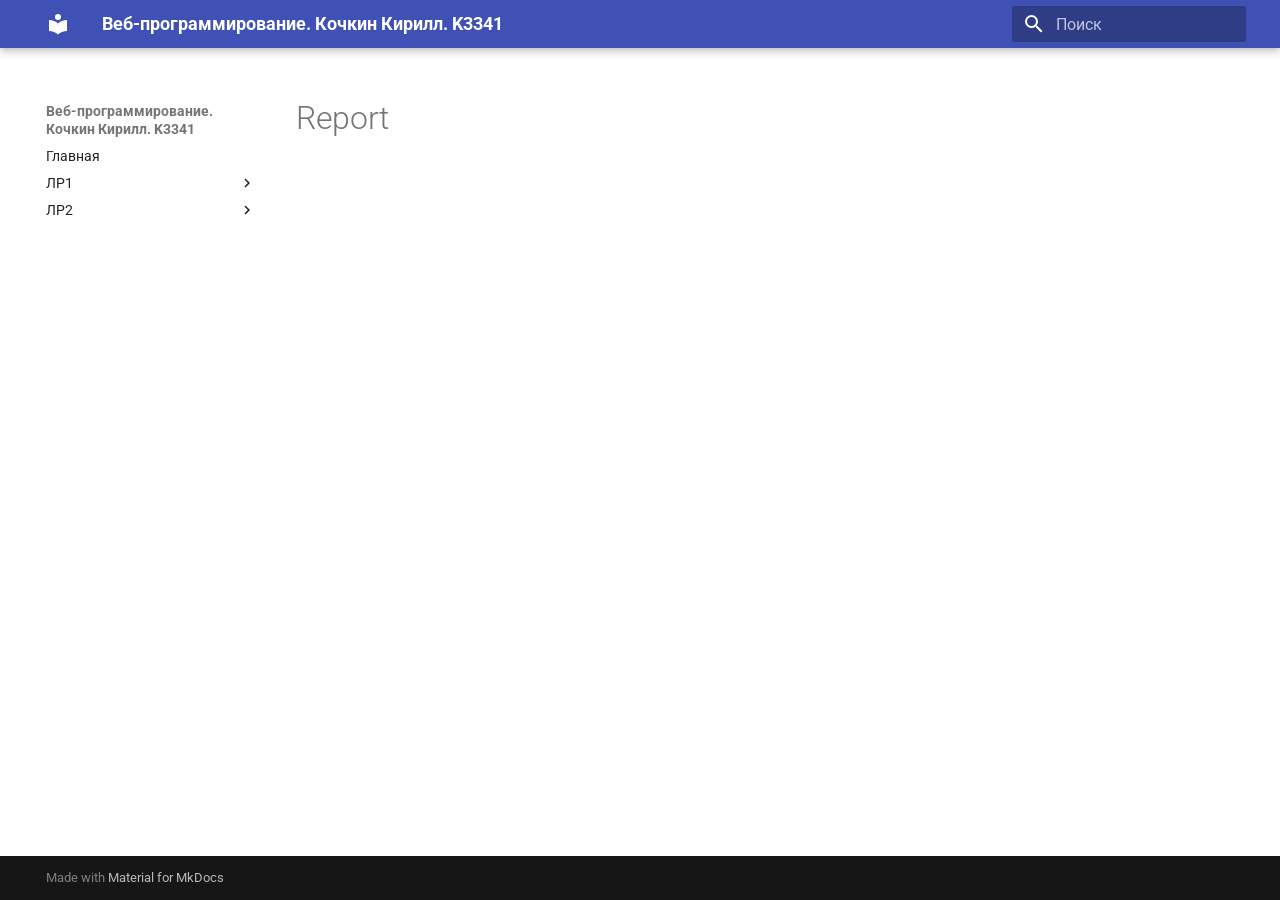
<file: lr3/report/index.html>
<!doctype html>
<html lang="ru" class="no-js">
  <head>
    
      <meta charset="utf-8">
      <meta name="viewport" content="width=device-width,initial-scale=1">
      
      
      
      
      
      
        
      
      
      <link rel="icon" href="../../assets/images/favicon.png">
      <meta name="generator" content="mkdocs-1.6.1, mkdocs-material-9.7.7">
    
    
      
        <title>Report - Веб-программирование. Кочкин Кирилл. K3341</title>
      
    
    
      <link rel="stylesheet" href="../../assets/stylesheets/main.ec1eaa64.min.css">
      
      


    
    
      
    
    
      
        
        
        <link rel="preconnect" href="https://fonts.gstatic.com" crossorigin>
        <link rel="stylesheet" href="https://fonts.googleapis.com/css?family=Roboto:300,300i,400,400i,700,700i%7CRoboto+Mono:400,400i,700,700i&display=fallback">
        <style>:root{--md-text-font:"Roboto";--md-code-font:"Roboto Mono"}</style>
      
    
    
    <script>__md_scope=new URL("../..",location),__md_hash=e=>[...e].reduce(((e,_)=>(e<<5)-e+_.charCodeAt(0)),0),__md_get=(e,_=localStorage,t=__md_scope)=>JSON.parse(_.getItem(t.pathname+"."+e)),__md_set=(e,_,t=localStorage,a=__md_scope)=>{try{t.setItem(a.pathname+"."+e,JSON.stringify(_))}catch(e){}}</script>
    
      

    
    
  </head>
  
  
    <body dir="ltr">
  
    
    <input class="md-toggle" data-md-toggle="drawer" type="checkbox" id="__drawer" autocomplete="off">
    <input class="md-toggle" data-md-toggle="search" type="checkbox" id="__search" autocomplete="off">
    <label class="md-overlay" for="__drawer"></label>
    <div data-md-component="skip">
      
    </div>
    <div data-md-component="announce">
      
    </div>
    
    
      

  

<header class="md-header md-header--shadow" data-md-component="header">
  <nav class="md-header__inner md-grid" aria-label="Верхний колонтитул">
    <a href="../.." title="Веб-программирование. Кочкин Кирилл. K3341" class="md-header__button md-logo" aria-label="Веб-программирование. Кочкин Кирилл. K3341" data-md-component="logo">
      
  
  <svg xmlns="http://www.w3.org/2000/svg" viewBox="0 0 24 24"><path d="M12 8a3 3 0 0 0 3-3 3 3 0 0 0-3-3 3 3 0 0 0-3 3 3 3 0 0 0 3 3m0 3.54C9.64 9.35 6.5 8 3 8v11c3.5 0 6.64 1.35 9 3.54 2.36-2.19 5.5-3.54 9-3.54V8c-3.5 0-6.64 1.35-9 3.54"/></svg>

    </a>
    <label class="md-header__button md-icon" for="__drawer">
      
      <svg xmlns="http://www.w3.org/2000/svg" viewBox="0 0 24 24"><path d="M3 6h18v2H3zm0 5h18v2H3zm0 5h18v2H3z"/></svg>
    </label>
    <div class="md-header__title" data-md-component="header-title">
      <div class="md-header__ellipsis">
        <div class="md-header__topic">
          <span class="md-ellipsis">
            Веб-программирование. Кочкин Кирилл. K3341
          </span>
        </div>
        <div class="md-header__topic" data-md-component="header-topic">
          <span class="md-ellipsis">
            
              Report
            
          </span>
        </div>
      </div>
    </div>
    
    
      <script>var palette=__md_get("__palette");if(palette&&palette.color){if("(prefers-color-scheme)"===palette.color.media){var media=matchMedia("(prefers-color-scheme: light)"),input=document.querySelector(media.matches?"[data-md-color-media='(prefers-color-scheme: light)']":"[data-md-color-media='(prefers-color-scheme: dark)']");palette.color.media=input.getAttribute("data-md-color-media"),palette.color.scheme=input.getAttribute("data-md-color-scheme"),palette.color.primary=input.getAttribute("data-md-color-primary"),palette.color.accent=input.getAttribute("data-md-color-accent")}for(var[key,value]of Object.entries(palette.color))document.body.setAttribute("data-md-color-"+key,value)}</script>
    
    
    
      
      
        <label class="md-header__button md-icon" for="__search">
          
          <svg xmlns="http://www.w3.org/2000/svg" viewBox="0 0 24 24"><path d="M9.5 3A6.5 6.5 0 0 1 16 9.5c0 1.61-.59 3.09-1.56 4.23l.27.27h.79l5 5-1.5 1.5-5-5v-.79l-.27-.27A6.52 6.52 0 0 1 9.5 16 6.5 6.5 0 0 1 3 9.5 6.5 6.5 0 0 1 9.5 3m0 2C7 5 5 7 5 9.5S7 14 9.5 14 14 12 14 9.5 12 5 9.5 5"/></svg>
        </label>
        <div class="md-search" data-md-component="search" role="dialog">
  <label class="md-search__overlay" for="__search"></label>
  <div class="md-search__inner" role="search">
    <form class="md-search__form" name="search">
      <input type="text" class="md-search__input" name="query" aria-label="Поиск" placeholder="Поиск" autocapitalize="off" autocorrect="off" autocomplete="off" spellcheck="false" data-md-component="search-query" required>
      <label class="md-search__icon md-icon" for="__search">
        
        <svg xmlns="http://www.w3.org/2000/svg" viewBox="0 0 24 24"><path d="M9.5 3A6.5 6.5 0 0 1 16 9.5c0 1.61-.59 3.09-1.56 4.23l.27.27h.79l5 5-1.5 1.5-5-5v-.79l-.27-.27A6.52 6.52 0 0 1 9.5 16 6.5 6.5 0 0 1 3 9.5 6.5 6.5 0 0 1 9.5 3m0 2C7 5 5 7 5 9.5S7 14 9.5 14 14 12 14 9.5 12 5 9.5 5"/></svg>
        
        <svg xmlns="http://www.w3.org/2000/svg" viewBox="0 0 24 24"><path d="M20 11v2H8l5.5 5.5-1.42 1.42L4.16 12l7.92-7.92L13.5 5.5 8 11z"/></svg>
      </label>
      <nav class="md-search__options" aria-label="Поиск">
        
        <button type="reset" class="md-search__icon md-icon" title="Очистить" aria-label="Очистить" tabindex="-1">
          
          <svg xmlns="http://www.w3.org/2000/svg" viewBox="0 0 24 24"><path d="M19 6.41 17.59 5 12 10.59 6.41 5 5 6.41 10.59 12 5 17.59 6.41 19 12 13.41 17.59 19 19 17.59 13.41 12z"/></svg>
        </button>
      </nav>
      
    </form>
    <div class="md-search__output">
      <div class="md-search__scrollwrap" tabindex="0" data-md-scrollfix>
        <div class="md-search-result" data-md-component="search-result">
          <div class="md-search-result__meta">
            Инициализация поиска
          </div>
          <ol class="md-search-result__list" role="presentation"></ol>
        </div>
      </div>
    </div>
  </div>
</div>
      
    
    
  </nav>
  
</header>
    
    <div class="md-container" data-md-component="container">
      
      
        
          
        
      
      <main class="md-main" data-md-component="main">
        <div class="md-main__inner md-grid">
          
            
              
              <div class="md-sidebar md-sidebar--primary" data-md-component="sidebar" data-md-type="navigation" >
                <div class="md-sidebar__scrollwrap">
                  <div class="md-sidebar__inner">
                    



<nav class="md-nav md-nav--primary" aria-label="Навигация" data-md-level="0">
  <label class="md-nav__title" for="__drawer">
    <a href="../.." title="Веб-программирование. Кочкин Кирилл. K3341" class="md-nav__button md-logo" aria-label="Веб-программирование. Кочкин Кирилл. K3341" data-md-component="logo">
      
  
  <svg xmlns="http://www.w3.org/2000/svg" viewBox="0 0 24 24"><path d="M12 8a3 3 0 0 0 3-3 3 3 0 0 0-3-3 3 3 0 0 0-3 3 3 3 0 0 0 3 3m0 3.54C9.64 9.35 6.5 8 3 8v11c3.5 0 6.64 1.35 9 3.54 2.36-2.19 5.5-3.54 9-3.54V8c-3.5 0-6.64 1.35-9 3.54"/></svg>

    </a>
    Веб-программирование. Кочкин Кирилл. K3341
  </label>
  
  <ul class="md-nav__list" data-md-scrollfix>
    
      
      
  
  
  
  
    <li class="md-nav__item">
      <a href="../.." class="md-nav__link">
        
  
  
  <span class="md-ellipsis">
    
  
    Главная
  

    
  </span>
  
  

      </a>
    </li>
  

    
      
      
  
  
  
  
    
    
    
    
    
    <li class="md-nav__item md-nav__item--nested">
      
        
        
        <input class="md-nav__toggle md-toggle " type="checkbox" id="__nav_2" >
        
          
          <label class="md-nav__link" for="__nav_2" id="__nav_2_label" tabindex="0">
            
  
  
  <span class="md-ellipsis">
    
  
    ЛР1
  

    
  </span>
  
  

            <span class="md-nav__icon md-icon"></span>
          </label>
        
        <nav class="md-nav" data-md-level="1" aria-labelledby="__nav_2_label" aria-expanded="false">
          <label class="md-nav__title" for="__nav_2">
            <span class="md-nav__icon md-icon"></span>
            
  
    ЛР1
  

          </label>
          <ul class="md-nav__list" data-md-scrollfix>
            
              
                
  
  
  
  
    <li class="md-nav__item">
      <a href="../../lr1/report/" class="md-nav__link">
        
  
  
  <span class="md-ellipsis">
    
  
    Отчёт
  

    
  </span>
  
  

      </a>
    </li>
  

              
            
          </ul>
        </nav>
      
    </li>
  

    
      
      
  
  
  
  
    
    
    
    
    
    <li class="md-nav__item md-nav__item--nested">
      
        
        
        <input class="md-nav__toggle md-toggle " type="checkbox" id="__nav_3" >
        
          
          <label class="md-nav__link" for="__nav_3" id="__nav_3_label" tabindex="0">
            
  
  
  <span class="md-ellipsis">
    
  
    ЛР2
  

    
  </span>
  
  

            <span class="md-nav__icon md-icon"></span>
          </label>
        
        <nav class="md-nav" data-md-level="1" aria-labelledby="__nav_3_label" aria-expanded="false">
          <label class="md-nav__title" for="__nav_3">
            <span class="md-nav__icon md-icon"></span>
            
  
    ЛР2
  

          </label>
          <ul class="md-nav__list" data-md-scrollfix>
            
              
                
  
  
  
  
    <li class="md-nav__item">
      <a href="../../lr2/report/" class="md-nav__link">
        
  
  
  <span class="md-ellipsis">
    
  
    Отчёт
  

    
  </span>
  
  

      </a>
    </li>
  

              
            
          </ul>
        </nav>
      
    </li>
  

    
  </ul>
</nav>
                  </div>
                </div>
              </div>
            
            
              
              <div class="md-sidebar md-sidebar--secondary" data-md-component="sidebar" data-md-type="toc" >
                <div class="md-sidebar__scrollwrap">
                  <div class="md-sidebar__inner">
                    

<nav class="md-nav md-nav--secondary" aria-label="Содержание">
  
  
  
  
</nav>
                  </div>
                </div>
              </div>
            
          
          
            <div class="md-content" data-md-component="content">
              
              <article class="md-content__inner md-typeset">
                
                  



  <h1>Report</h1>














                
              </article>
            </div>
          
          
<script>var target=document.getElementById(location.hash.slice(1));target&&target.name&&(target.checked=target.name.startsWith("__tabbed_"))</script>
        </div>
        
      </main>
      
        <footer class="md-footer">
  
  <div class="md-footer-meta md-typeset">
    <div class="md-footer-meta__inner md-grid">
      <div class="md-copyright">
  
  
    Made with
    <a href="https://squidfunk.github.io/mkdocs-material/" target="_blank" rel="noopener">
      Material for MkDocs
    </a>
  
</div>
      
    </div>
  </div>
</footer>
      
    </div>
    <div class="md-dialog" data-md-component="dialog">
      <div class="md-dialog__inner md-typeset"></div>
    </div>
    
    
    
      
      
      <script id="__config" type="application/json">{"annotate": null, "base": "../..", "features": [], "search": "../../assets/javascripts/workers/search.2c215733.min.js", "tags": null, "translations": {"clipboard.copied": "\u0421\u043a\u043e\u043f\u0438\u0440\u043e\u0432\u0430\u043d\u043e \u0432 \u0431\u0443\u0444\u0435\u0440", "clipboard.copy": "\u041a\u043e\u043f\u0438\u0440\u043e\u0432\u0430\u0442\u044c \u0432 \u0431\u0443\u0444\u0435\u0440", "search.result.more.one": "\u0415\u0449\u0451 1 \u043d\u0430 \u044d\u0442\u043e\u0439 \u0441\u0442\u0440\u0430\u043d\u0438\u0446\u0435", "search.result.more.other": "\u0415\u0449\u0451 # \u043d\u0430 \u044d\u0442\u043e\u0439 \u0441\u0442\u0440\u0430\u043d\u0438\u0446\u0435", "search.result.none": "\u0421\u043e\u0432\u043f\u0430\u0434\u0435\u043d\u0438\u0439 \u043d\u0435 \u043d\u0430\u0439\u0434\u0435\u043d\u043e", "search.result.one": "\u041d\u0430\u0439\u0434\u0435\u043d\u043e 1 \u0441\u043e\u0432\u043f\u0430\u0434\u0435\u043d\u0438\u0435", "search.result.other": "\u041d\u0430\u0439\u0434\u0435\u043d\u043e \u0441\u043e\u0432\u043f\u0430\u0434\u0435\u043d\u0438\u0439: #", "search.result.placeholder": "\u041d\u0430\u0447\u043d\u0438\u0442\u0435 \u043f\u0435\u0447\u0430\u0442\u0430\u0442\u044c \u0434\u043b\u044f \u043f\u043e\u0438\u0441\u043a\u0430", "search.result.term.missing": "\u041e\u0442\u0441\u0443\u0442\u0441\u0442\u0432\u0443\u0435\u0442", "select.version": "\u0412\u044b\u0431\u0435\u0440\u0438\u0442\u0435 \u0432\u0435\u0440\u0441\u0438\u044e"}, "version": null}</script>
    
    
      <script src="../../assets/javascripts/bundle.d7400e89.min.js"></script>
      
    
  </body>
</html>
</file>
<file: assets/stylesheets/main.ec1eaa64.min.css>
@charset "UTF-8";html{-webkit-text-size-adjust:none;-moz-text-size-adjust:none;text-size-adjust:none;box-sizing:border-box}*,:after,:before{box-sizing:inherit}@media (prefers-reduced-motion){*,:after,:before{transition:none!important}}body{margin:0}a,button,input,label{-webkit-tap-highlight-color:transparent}a{color:inherit;text-decoration:none}hr{border:0;box-sizing:initial;display:block;height:.05rem;overflow:visible;padding:0}small{font-size:80%}sub,sup{line-height:1em}img{border-style:none}table{border-collapse:initial;border-spacing:0}td,th{font-weight:400;vertical-align:top}button{background:#0000;border:0;font-family:inherit;font-size:inherit;margin:0;padding:0}input{border:0;outline:none}:root{--md-primary-fg-color:#4051b5;--md-primary-fg-color--light:#5d6cc0;--md-primary-fg-color--dark:#303fa1;--md-primary-bg-color:#fff;--md-primary-bg-color--light:#ffffffb3;--md-accent-fg-color:#526cfe;--md-accent-fg-color--transparent:#526cfe1a;--md-accent-bg-color:#fff;--md-accent-bg-color--light:#ffffffb3}[data-md-color-scheme=default]{color-scheme:light}[data-md-color-scheme=default] img[src$="#gh-dark-mode-only"],[data-md-color-scheme=default] img[src$="#only-dark"]{display:none}:root,[data-md-color-scheme=default]{--md-hue:225deg;--md-default-fg-color:#000000de;--md-default-fg-color--light:#0000008a;--md-default-fg-color--lighter:#00000052;--md-default-fg-color--lightest:#00000012;--md-default-bg-color:#fff;--md-default-bg-color--light:#ffffffb3;--md-default-bg-color--lighter:#ffffff4d;--md-default-bg-color--lightest:#ffffff1f;--md-code-fg-color:#36464e;--md-code-bg-color:#f5f5f5;--md-code-bg-color--light:#f5f5f5b3;--md-code-bg-color--lighter:#f5f5f54d;--md-code-hl-color:#4287ff;--md-code-hl-color--light:#4287ff1a;--md-code-hl-number-color:#d52a2a;--md-code-hl-special-color:#db1457;--md-code-hl-function-color:#a846b9;--md-code-hl-constant-color:#6e59d9;--md-code-hl-keyword-color:#3f6ec6;--md-code-hl-string-color:#1c7d4d;--md-code-hl-name-color:var(--md-code-fg-color);--md-code-hl-operator-color:var(--md-default-fg-color--light);--md-code-hl-punctuation-color:var(--md-default-fg-color--light);--md-code-hl-comment-color:var(--md-default-fg-color--light);--md-code-hl-generic-color:var(--md-default-fg-color--light);--md-code-hl-variable-color:var(--md-default-fg-color--light);--md-typeset-color:var(--md-default-fg-color);--md-typeset-a-color:var(--md-primary-fg-color);--md-typeset-del-color:#f5503d26;--md-typeset-ins-color:#0bd57026;--md-typeset-kbd-color:#fafafa;--md-typeset-kbd-accent-color:#fff;--md-typeset-kbd-border-color:#b8b8b8;--md-typeset-mark-color:#ffff0080;--md-typeset-table-color:#0000001f;--md-typeset-table-color--light:rgba(0,0,0,.035);--md-admonition-fg-color:var(--md-default-fg-color);--md-admonition-bg-color:var(--md-default-bg-color);--md-warning-fg-color:#000000de;--md-warning-bg-color:#ff9;--md-footer-fg-color:#fff;--md-footer-fg-color--light:#ffffffb3;--md-footer-fg-color--lighter:#ffffff73;--md-footer-bg-color:#000000de;--md-footer-bg-color--dark:#00000052;--md-shadow-z1:0 0.2rem 0.5rem #0000000d,0 0 0.05rem #0000001a;--md-shadow-z2:0 0.2rem 0.5rem #0000001a,0 0 0.05rem #00000040;--md-shadow-z3:0 0.2rem 0.5rem #0003,0 0 0.05rem #00000059}.md-icon svg{fill:currentcolor;display:block;height:1.2rem;width:1.2rem}body{-webkit-font-smoothing:antialiased;-moz-osx-font-smoothing:grayscale;--md-text-font-family:var(--md-text-font,_),-apple-system,BlinkMacSystemFont,Helvetica,Arial,sans-serif;--md-code-font-family:var(--md-code-font,_),SFMono-Regular,Consolas,Menlo,monospace}aside,body,input{font-feature-settings:"kern","liga";color:var(--md-typeset-color);font-family:var(--md-text-font-family)}code,kbd,pre{font-feature-settings:"kern";font-family:var(--md-code-font-family)}:root{--md-typeset-table-sort-icon:url('data:image/svg+xml;charset=utf-8,<svg xmlns="http://www.w3.org/2000/svg" viewBox="0 0 24 24"><path d="m18 21-4-4h3V7h-3l4-4 4 4h-3v10h3M2 19v-2h10v2M2 13v-2h7v2M2 7V5h4v2z"/></svg>');--md-typeset-table-sort-icon--asc:url('data:image/svg+xml;charset=utf-8,<svg xmlns="http://www.w3.org/2000/svg" viewBox="0 0 24 24"><path d="M19 17h3l-4 4-4-4h3V3h2M2 17h10v2H2M6 5v2H2V5m0 6h7v2H2z"/></svg>');--md-typeset-table-sort-icon--desc:url('data:image/svg+xml;charset=utf-8,<svg xmlns="http://www.w3.org/2000/svg" viewBox="0 0 24 24"><path d="M19 7h3l-4-4-4 4h3v14h2M2 17h10v2H2M6 5v2H2V5m0 6h7v2H2z"/></svg>')}.md-typeset{-webkit-print-color-adjust:exact;color-adjust:exact;font-size:.8rem;line-height:1.6;overflow-wrap:break-word}@media print{.md-typeset{font-size:.68rem}}.md-typeset blockquote,.md-typeset dl,.md-typeset figure,.md-typeset ol,.md-typeset pre,.md-typeset ul{margin-bottom:1em;margin-top:1em}.md-typeset h1{color:var(--md-default-fg-color--light);font-size:2em;line-height:1.3;margin:0 0 1.25em}.md-typeset h1,.md-typeset h2{font-weight:300;letter-spacing:-.01em}.md-typeset h2{font-size:1.5625em;line-height:1.4;margin:1.6em 0 .64em}.md-typeset h3{font-size:1.25em;font-weight:400;letter-spacing:-.01em;line-height:1.5;margin:1.6em 0 .8em}.md-typeset h2+h3{margin-top:.8em}.md-typeset h4{font-weight:700;letter-spacing:-.01em;margin:1em 0}.md-typeset h5,.md-typeset h6{color:var(--md-default-fg-color--light);font-size:.8em;font-weight:700;letter-spacing:-.01em;margin:1.25em 0}.md-typeset h5{text-transform:uppercase}.md-typeset h5 code{text-transform:none}.md-typeset hr{border-bottom:.05rem solid var(--md-default-fg-color--lightest);display:flow-root;margin:1.5em 0}.md-typeset a{color:var(--md-typeset-a-color);word-break:break-word}.md-typeset a,.md-typeset a:before{transition:color 125ms}.md-typeset a:focus,.md-typeset a:hover{color:var(--md-accent-fg-color)}.md-typeset a:focus code,.md-typeset a:hover code{background-color:var(--md-accent-fg-color--transparent);color:var(--md-accent-fg-color)}.md-typeset a code{color:var(--md-typeset-a-color)}.md-typeset a.focus-visible{outline-color:var(--md-accent-fg-color);outline-offset:.2rem}.md-typeset code,.md-typeset kbd,.md-typeset pre{color:var(--md-code-fg-color);direction:ltr;font-variant-ligatures:none;transition:background-color 125ms}@media print{.md-typeset code,.md-typeset kbd,.md-typeset pre{white-space:pre-wrap}}.md-typeset code{background-color:var(--md-code-bg-color);border-radius:.1rem;-webkit-box-decoration-break:clone;box-decoration-break:clone;font-size:.85em;padding:0 .2941176471em;transition:color 125ms,background-color 125ms;word-break:break-word}.md-typeset code:not(.focus-visible){-webkit-tap-highlight-color:transparent;outline:none}.md-typeset pre{display:flow-root;line-height:1.4;position:relative}.md-typeset pre>code{-webkit-box-decoration-break:slice;box-decoration-break:slice;box-shadow:none;display:block;margin:0;outline-color:var(--md-accent-fg-color);overflow:auto;padding:.7720588235em 1.1764705882em;scrollbar-color:var(--md-default-fg-color--lighter) #0000;scrollbar-width:thin;touch-action:auto;word-break:normal}.md-typeset pre>code:hover{scrollbar-color:var(--md-accent-fg-color) #0000}.md-typeset pre>code::-webkit-scrollbar{height:.2rem;width:.2rem}.md-typeset pre>code::-webkit-scrollbar-thumb{background-color:var(--md-default-fg-color--lighter)}.md-typeset pre>code::-webkit-scrollbar-thumb:hover{background-color:var(--md-accent-fg-color)}.md-typeset kbd{background-color:var(--md-typeset-kbd-color);border-radius:.1rem;box-shadow:0 .1rem 0 .05rem var(--md-typeset-kbd-border-color),0 .1rem 0 var(--md-typeset-kbd-border-color),0 -.1rem .2rem var(--md-typeset-kbd-accent-color) inset;color:var(--md-default-fg-color);display:inline-block;font-size:.75em;padding:0 .6666666667em;vertical-align:text-top;word-break:break-word}.md-typeset mark{background-color:var(--md-typeset-mark-color);-webkit-box-decoration-break:clone;box-decoration-break:clone;color:inherit;word-break:break-word}.md-typeset abbr{cursor:help;text-decoration:none}.md-typeset [data-preview],.md-typeset abbr{border-bottom:.05rem dotted var(--md-default-fg-color--light)}.md-typeset small{opacity:.75}[dir=ltr] .md-typeset sub,[dir=ltr] .md-typeset sup{margin-left:.078125em}[dir=rtl] .md-typeset sub,[dir=rtl] .md-typeset sup{margin-right:.078125em}[dir=ltr] .md-typeset blockquote{padding-left:.6rem}[dir=rtl] .md-typeset blockquote{padding-right:.6rem}[dir=ltr] .md-typeset blockquote{border-left:.2rem solid var(--md-default-fg-color--lighter)}[dir=rtl] .md-typeset blockquote{border-right:.2rem solid var(--md-default-fg-color--lighter)}.md-typeset blockquote{color:var(--md-default-fg-color--light);margin-left:0;margin-right:0}.md-typeset ul{list-style-type:disc}.md-typeset ul[type]{list-style-type:revert-layer}[dir=ltr] .md-typeset ol,[dir=ltr] .md-typeset ul{margin-left:.625em}[dir=rtl] .md-typeset ol,[dir=rtl] .md-typeset ul{margin-right:.625em}.md-typeset ol,.md-typeset ul{padding:0}.md-typeset ol:not([hidden]),.md-typeset ul:not([hidden]){display:flow-root}.md-typeset ol ol,.md-typeset ul ol{list-style-type:lower-alpha}.md-typeset ol ol ol,.md-typeset ul ol ol{list-style-type:lower-roman}.md-typeset ol ol ol ol,.md-typeset ul ol ol ol{list-style-type:upper-alpha}.md-typeset ol ol ol ol ol,.md-typeset ul ol ol ol ol{list-style-type:upper-roman}.md-typeset ol[type],.md-typeset ul[type]{list-style-type:revert-layer}[dir=ltr] .md-typeset ol li,[dir=ltr] .md-typeset ul li{margin-left:1.25em}[dir=rtl] .md-typeset ol li,[dir=rtl] .md-typeset ul li{margin-right:1.25em}.md-typeset ol li,.md-typeset ul li{margin-bottom:.5em}.md-typeset ol li blockquote,.md-typeset ol li p,.md-typeset ul li blockquote,.md-typeset ul li p{margin:.5em 0}.md-typeset ol li:last-child,.md-typeset ul li:last-child{margin-bottom:0}[dir=ltr] .md-typeset ol li ol,[dir=ltr] .md-typeset ol li ul,[dir=ltr] .md-typeset ul li ol,[dir=ltr] .md-typeset ul li ul{margin-left:.625em}[dir=rtl] .md-typeset ol li ol,[dir=rtl] .md-typeset ol li ul,[dir=rtl] .md-typeset ul li ol,[dir=rtl] .md-typeset ul li ul{margin-right:.625em}.md-typeset ol li ol,.md-typeset ol li ul,.md-typeset ul li ol,.md-typeset ul li ul{margin-bottom:.5em;margin-top:.5em}[dir=ltr] .md-typeset dd{margin-left:1.875em}[dir=rtl] .md-typeset dd{margin-right:1.875em}.md-typeset dd{margin-bottom:1.5em;margin-top:1em}.md-typeset img,.md-typeset svg,.md-typeset video{height:auto;max-width:100%}.md-typeset img[align=left]{margin:1em 1em 1em 0}.md-typeset img[align=right]{margin:1em 0 1em 1em}.md-typeset img[align]:only-child{margin-top:0}.md-typeset figure{display:flow-root;margin:1em auto;max-width:100%;text-align:center;width:fit-content}.md-typeset figure img{display:block;margin:0 auto}.md-typeset figcaption{font-style:italic;margin:1em auto;max-width:24rem}.md-typeset iframe{max-width:100%}.md-typeset table:not([class]){background-color:var(--md-default-bg-color);border:.05rem solid var(--md-typeset-table-color);border-radius:.1rem;display:inline-block;font-size:.64rem;max-width:100%;overflow:auto;touch-action:auto}@media print{.md-typeset table:not([class]){display:table}}.md-typeset table:not([class])+*{margin-top:1.5em}.md-typeset table:not([class]) td>:first-child,.md-typeset table:not([class]) th>:first-child{margin-top:0}.md-typeset table:not([class]) td>:last-child,.md-typeset table:not([class]) th>:last-child{margin-bottom:0}.md-typeset table:not([class]) td:not([align]),.md-typeset table:not([class]) th:not([align]){text-align:left}[dir=rtl] .md-typeset table:not([class]) td:not([align]),[dir=rtl] .md-typeset table:not([class]) th:not([align]){text-align:right}.md-typeset table:not([class]) th{font-weight:700;min-width:5rem;padding:.9375em 1.25em;vertical-align:top}.md-typeset table:not([class]) td{border-top:.05rem solid var(--md-typeset-table-color);padding:.9375em 1.25em;vertical-align:top}.md-typeset table:not([class]) tbody tr{transition:background-color 125ms}.md-typeset table:not([class]) tbody tr:hover{background-color:var(--md-typeset-table-color--light);box-shadow:0 .05rem 0 var(--md-default-bg-color) inset}.md-typeset table:not([class]) a{word-break:normal}.md-typeset table th[role=columnheader]{cursor:pointer}[dir=ltr] .md-typeset table th[role=columnheader]:after{margin-left:.5em}[dir=rtl] .md-typeset table th[role=columnheader]:after{margin-right:.5em}.md-typeset table th[role=columnheader]:after{content:"";display:inline-block;height:1.2em;-webkit-mask-image:var(--md-typeset-table-sort-icon);mask-image:var(--md-typeset-table-sort-icon);-webkit-mask-repeat:no-repeat;mask-repeat:no-repeat;-webkit-mask-size:contain;mask-size:contain;transition:background-color 125ms;vertical-align:text-bottom;width:1.2em}.md-typeset table th[role=columnheader]:hover:after{background-color:var(--md-default-fg-color--lighter)}.md-typeset table th[role=columnheader][aria-sort=ascending]:after{background-color:var(--md-default-fg-color--light);-webkit-mask-image:var(--md-typeset-table-sort-icon--asc);mask-image:var(--md-typeset-table-sort-icon--asc)}.md-typeset table th[role=columnheader][aria-sort=descending]:after{background-color:var(--md-default-fg-color--light);-webkit-mask-image:var(--md-typeset-table-sort-icon--desc);mask-image:var(--md-typeset-table-sort-icon--desc)}.md-typeset__scrollwrap{margin:1em -.8rem;overflow-x:auto;touch-action:auto}.md-typeset__table{display:inline-block;margin-bottom:.5em;padding:0 .8rem}@media print{.md-typeset__table{display:block}}html .md-typeset__table table{display:table;margin:0;overflow:hidden;width:100%}@media screen and (max-width:44.984375em){.md-content__inner>pre{margin:1em -.8rem}.md-content__inner>pre code{border-radius:0}}.md-typeset .md-author{border-radius:100%;display:block;flex-shrink:0;height:1.6rem;overflow:hidden;position:relative;transition:color 125ms,transform 125ms;width:1.6rem}.md-typeset .md-author img{display:block}.md-typeset .md-author--more{background:var(--md-default-fg-color--lightest);color:var(--md-default-fg-color--lighter);font-size:.6rem;font-weight:700;line-height:1.6rem;text-align:center}.md-typeset .md-author--long{height:2.4rem;width:2.4rem}.md-typeset a.md-author{transform:scale(1)}.md-typeset a.md-author img{border-radius:100%;filter:grayscale(100%) opacity(75%);transition:filter 125ms}.md-typeset a.md-author:focus,.md-typeset a.md-author:hover{transform:scale(1.1);z-index:1}.md-typeset a.md-author:focus img,.md-typeset a.md-author:hover img{filter:grayscale(0)}.md-banner{background-color:var(--md-footer-bg-color);color:var(--md-footer-fg-color);overflow:auto}@media print{.md-banner{display:none}}.md-banner--warning{background-color:var(--md-warning-bg-color);color:var(--md-warning-fg-color)}.md-banner__inner{font-size:.7rem;margin:.6rem auto;padding:0 .8rem}[dir=ltr] .md-banner__button{float:right}[dir=rtl] .md-banner__button{float:left}.md-banner__button{color:inherit;cursor:pointer;transition:opacity .25s}.no-js .md-banner__button{display:none}.md-banner__button:hover{opacity:.7}html{font-size:125%;height:100%;overflow-x:hidden}@media screen and (min-width:100em){html{font-size:137.5%}}@media screen and (min-width:125em){html{font-size:150%}}body{background-color:var(--md-default-bg-color);display:flex;flex-direction:column;font-size:.5rem;min-height:100%;position:relative;width:100%}@media print{body{display:block}}@media screen and (max-width:59.984375em){body[data-md-scrolllock]{position:fixed}}.md-grid{margin-left:auto;margin-right:auto;max-width:61rem}.md-container{display:flex;flex-direction:column;flex-grow:1}@media print{.md-container{display:block}}.md-main{flex-grow:1}.md-main__inner{display:flex;height:100%;margin-top:1.5rem}.md-ellipsis{overflow:hidden;text-overflow:ellipsis}.md-toggle{display:none}.md-option{height:0;opacity:0;position:absolute;width:0}.md-option:checked+label:not([hidden]){display:block}.md-option.focus-visible+label{outline-color:var(--md-accent-fg-color);outline-style:auto}.md-skip{background-color:var(--md-default-fg-color);border-radius:.1rem;color:var(--md-default-bg-color);font-size:.64rem;margin:.5rem;opacity:0;outline-color:var(--md-accent-fg-color);padding:.3rem .5rem;position:fixed;transform:translateY(.4rem);z-index:-1}.md-skip:focus{opacity:1;transform:translateY(0);transition:transform .25s cubic-bezier(.4,0,.2,1),opacity 175ms 75ms;z-index:10}@page{margin:25mm}:root{--md-clipboard-icon:url('data:image/svg+xml;charset=utf-8,<svg xmlns="http://www.w3.org/2000/svg" viewBox="0 0 24 24"><path d="M19 21H8V7h11m0-2H8a2 2 0 0 0-2 2v14a2 2 0 0 0 2 2h11a2 2 0 0 0 2-2V7a2 2 0 0 0-2-2m-3-4H4a2 2 0 0 0-2 2v14h2V3h12z"/></svg>')}.md-clipboard{border-radius:.1rem;color:var(--md-default-fg-color--lightest);cursor:pointer;height:1.5em;outline-color:var(--md-accent-fg-color);outline-offset:.1rem;transition:color .25s;width:1.5em;z-index:1}@media print{.md-clipboard{display:none}}.md-clipboard:not(.focus-visible){-webkit-tap-highlight-color:transparent;outline:none}:hover>.md-clipboard{color:var(--md-default-fg-color--light)}.md-clipboard:focus,.md-clipboard:hover{color:var(--md-accent-fg-color)}.md-clipboard:after{background-color:currentcolor;content:"";display:block;height:1.125em;margin:0 auto;-webkit-mask-image:var(--md-clipboard-icon);mask-image:var(--md-clipboard-icon);-webkit-mask-position:center;mask-position:center;-webkit-mask-repeat:no-repeat;mask-repeat:no-repeat;-webkit-mask-size:contain;mask-size:contain;width:1.125em}.md-clipboard--inline{cursor:pointer}.md-clipboard--inline code{transition:color .25s,background-color .25s}.md-clipboard--inline:focus code,.md-clipboard--inline:hover code{background-color:var(--md-accent-fg-color--transparent);color:var(--md-accent-fg-color)}:root{--md-code-select-icon:url('data:image/svg+xml;charset=utf-8,<svg xmlns="http://www.w3.org/2000/svg" viewBox="0 0 24 24"><path d="M19 19h-4v2h4c1.1 0 2-.9 2-2v-4h-2m0-12h-4v2h4v4h2V5c0-1.1-.9-2-2-2M5 5h4V3H5c-1.1 0-2 .9-2 2v4h2m0 6H3v4c0 1.1.9 2 2 2h4v-2H5zm2-4h2v2H7zm4 0h2v2h-2zm4 0h2v2h-2zM7 7h2v2H7zm4 0h2v2h-2zm4 0h2v2h-2zm-8 8h2v2H7zm4 0h2v2h-2zm4 0h2v2h-2z"/></svg>');--md-code-copy-icon:url('data:image/svg+xml;charset=utf-8,<svg xmlns="http://www.w3.org/2000/svg" viewBox="0 0 24 24"><path d="M19 21H8V7h11m0-2H8a2 2 0 0 0-2 2v14a2 2 0 0 0 2 2h11a2 2 0 0 0 2-2V7a2 2 0 0 0-2-2m-3-4H4a2 2 0 0 0-2 2v14h2V3h12z"/></svg>')}.md-typeset .md-code__content{display:grid}.md-code__nav{background-color:var(--md-code-bg-color--lighter);border-radius:.1rem;display:flex;gap:.2rem;padding:.2rem;position:absolute;right:.25em;top:.25em;transition:background-color .25s;z-index:1}:hover>.md-code__nav{background-color:var(--md-code-bg-color--light)}.md-code__button{color:var(--md-default-fg-color--lightest);cursor:pointer;display:block;height:1.5em;outline-color:var(--md-accent-fg-color);outline-offset:.1rem;transition:color .25s;width:1.5em}:hover>*>.md-code__button{color:var(--md-default-fg-color--light)}.md-code__button.focus-visible,.md-code__button:hover{color:var(--md-accent-fg-color)}.md-code__button--active{color:var(--md-default-fg-color)!important}.md-code__button:after{background-color:currentcolor;content:"";display:block;height:1.125em;margin:0 auto;-webkit-mask-position:center;mask-position:center;-webkit-mask-repeat:no-repeat;mask-repeat:no-repeat;-webkit-mask-size:contain;mask-size:contain;width:1.125em}.md-code__button[data-md-type=select]:after{-webkit-mask-image:var(--md-code-select-icon);mask-image:var(--md-code-select-icon)}.md-code__button[data-md-type=copy]:after{-webkit-mask-image:var(--md-code-copy-icon);mask-image:var(--md-code-copy-icon)}@keyframes consent{0%{opacity:0;transform:translateY(100%)}to{opacity:1;transform:translateY(0)}}@keyframes overlay{0%{opacity:0}to{opacity:1}}.md-consent__overlay{animation:overlay .25s both;-webkit-backdrop-filter:blur(.1rem);backdrop-filter:blur(.1rem);background-color:#0000008a;height:100%;opacity:1;position:fixed;top:0;width:100%;z-index:5}.md-consent__inner{animation:consent .5s cubic-bezier(.1,.7,.1,1) both;background-color:var(--md-default-bg-color);border:0;border-radius:.1rem;bottom:0;box-shadow:0 0 .2rem #0000001a,0 .2rem .4rem #0003;max-height:100%;overflow:auto;padding:0;position:fixed;width:100%;z-index:5}.md-consent__form{padding:.8rem}.md-consent__settings{display:none;margin:1em 0}input:checked+.md-consent__settings{display:block}.md-consent__controls{margin-bottom:.8rem}.md-typeset .md-consent__controls .md-button{display:inline}@media screen and (max-width:44.984375em){.md-typeset .md-consent__controls .md-button{display:block;margin-top:.4rem;text-align:center;width:100%}}.md-consent label{cursor:pointer}.md-content{flex-grow:1;min-width:0}.md-content__inner{margin:0 .8rem 1.2rem;padding-top:.6rem}@media screen and (min-width:76.25em){[dir=ltr] .md-sidebar--primary:not([hidden])~.md-content>.md-content__inner{margin-left:1.2rem}[dir=ltr] .md-sidebar--secondary:not([hidden])~.md-content>.md-content__inner,[dir=rtl] .md-sidebar--primary:not([hidden])~.md-content>.md-content__inner{margin-right:1.2rem}[dir=rtl] .md-sidebar--secondary:not([hidden])~.md-content>.md-content__inner{margin-left:1.2rem}}.md-content__inner:before{content:"";display:block;height:.4rem}.md-content__inner>:last-child{margin-bottom:0}[dir=ltr] .md-content__button{float:right}[dir=rtl] .md-content__button{float:left}[dir=ltr] .md-content__button{margin-left:.4rem}[dir=rtl] .md-content__button{margin-right:.4rem}.md-content__button{margin:.4rem 0;padding:0}@media print{.md-content__button{display:none}}.md-typeset .md-content__button{color:var(--md-default-fg-color--lighter)}.md-content__button svg{display:inline;vertical-align:top}[dir=rtl] .md-content__button svg{transform:scaleX(-1)}[dir=ltr] .md-dialog{right:.8rem}[dir=rtl] .md-dialog{left:.8rem}.md-dialog{background-color:var(--md-default-fg-color);border-radius:.1rem;bottom:.8rem;box-shadow:var(--md-shadow-z3);min-width:11.1rem;opacity:0;padding:.4rem .6rem;pointer-events:none;position:fixed;transform:translateY(100%);transition:transform 0ms .4s,opacity .4s;z-index:4}@media print{.md-dialog{display:none}}.md-dialog--active{opacity:1;pointer-events:auto;transform:translateY(0);transition:transform .4s cubic-bezier(.075,.85,.175,1),opacity .4s}.md-dialog__inner{color:var(--md-default-bg-color);font-size:.7rem}.md-feedback{margin:2em 0 1em;text-align:center}.md-feedback fieldset{border:none;margin:0;padding:0}.md-feedback__title{font-weight:700;margin:1em auto}.md-feedback__inner{position:relative}.md-feedback__list{display:flex;flex-wrap:wrap;place-content:baseline center;position:relative}.md-feedback__list:hover .md-icon:not(:disabled){color:var(--md-default-fg-color--lighter)}:disabled .md-feedback__list{min-height:1.8rem}.md-feedback__icon{color:var(--md-default-fg-color--light);cursor:pointer;flex-shrink:0;margin:0 .1rem;transition:color 125ms}.md-feedback__icon:not(:disabled).md-icon:hover{color:var(--md-accent-fg-color)}.md-feedback__icon:disabled{color:var(--md-default-fg-color--lightest);pointer-events:none}.md-feedback__note{opacity:0;position:relative;transform:translateY(.4rem);transition:transform .4s cubic-bezier(.1,.7,.1,1),opacity .15s}.md-feedback__note>*{margin:0 auto;max-width:16rem}:disabled .md-feedback__note{opacity:1;transform:translateY(0)}@media print{.md-feedback{display:none}}.md-footer{background-color:var(--md-footer-bg-color);color:var(--md-footer-fg-color)}@media print{.md-footer{display:none}}.md-footer__inner{justify-content:space-between;overflow:auto;padding:.2rem}.md-footer__inner:not([hidden]){display:flex}.md-footer__link{align-items:end;display:flex;flex-grow:0.01;margin-bottom:.4rem;margin-top:1rem;max-width:100%;outline-color:var(--md-accent-fg-color);overflow:hidden;transition:opacity .25s}.md-footer__link:focus,.md-footer__link:hover{opacity:.7}[dir=rtl] .md-footer__link svg{transform:scaleX(-1)}@media screen and (max-width:44.984375em){.md-footer__link--prev{flex-shrink:0}.md-footer__link--prev .md-footer__title{display:none}}[dir=ltr] .md-footer__link--next{margin-left:auto}[dir=rtl] .md-footer__link--next{margin-right:auto}.md-footer__link--next{text-align:right}[dir=rtl] .md-footer__link--next{text-align:left}.md-footer__title{flex-grow:1;font-size:.9rem;margin-bottom:.7rem;max-width:calc(100% - 2.4rem);padding:0 1rem;white-space:nowrap}.md-footer__button{margin:.2rem;padding:.4rem}.md-footer__direction{font-size:.64rem;opacity:.7}.md-footer-meta{background-color:var(--md-footer-bg-color--dark)}.md-footer-meta__inner{display:flex;flex-wrap:wrap;justify-content:space-between;padding:.2rem}html .md-footer-meta.md-typeset a{color:var(--md-footer-fg-color--light)}html .md-footer-meta.md-typeset a:focus,html .md-footer-meta.md-typeset a:hover{color:var(--md-footer-fg-color)}.md-copyright{color:var(--md-footer-fg-color--lighter);font-size:.64rem;margin:auto .6rem;padding:.4rem 0;width:100%}@media screen and (min-width:45em){.md-copyright{width:auto}}.md-copyright__highlight{color:var(--md-footer-fg-color--light)}.md-social{display:inline-flex;gap:.2rem;margin:0 .4rem;padding:.2rem 0 .6rem}@media screen and (min-width:45em){.md-social{padding:.6rem 0}}.md-social__link{display:inline-block;height:1.6rem;text-align:center;width:1.6rem}.md-social__link:before{line-height:1.9}.md-social__link svg{fill:currentcolor;max-height:.8rem;vertical-align:-25%}.md-typeset .md-button{border:.1rem solid;border-radius:.1rem;color:var(--md-primary-fg-color);cursor:pointer;display:inline-block;font-weight:700;padding:.625em 2em;transition:color 125ms,background-color 125ms,border-color 125ms}.md-typeset .md-button--primary{background-color:var(--md-primary-fg-color);border-color:var(--md-primary-fg-color);color:var(--md-primary-bg-color)}.md-typeset .md-button:focus,.md-typeset .md-button:hover{background-color:var(--md-accent-fg-color);border-color:var(--md-accent-fg-color);color:var(--md-accent-bg-color)}[dir=ltr] .md-typeset .md-input{border-top-left-radius:.1rem}[dir=ltr] .md-typeset .md-input,[dir=rtl] .md-typeset .md-input{border-top-right-radius:.1rem}[dir=rtl] .md-typeset .md-input{border-top-left-radius:.1rem}.md-typeset .md-input{border-bottom:.1rem solid var(--md-default-fg-color--lighter);box-shadow:var(--md-shadow-z1);font-size:.8rem;height:1.8rem;padding:0 .6rem;transition:border .25s,box-shadow .25s}.md-typeset .md-input:focus,.md-typeset .md-input:hover{border-bottom-color:var(--md-accent-fg-color);box-shadow:var(--md-shadow-z2)}.md-typeset .md-input--stretch{width:100%}.md-header{background-color:var(--md-primary-fg-color);box-shadow:0 0 .2rem #0000,0 .2rem .4rem #0000;color:var(--md-primary-bg-color);display:block;left:0;position:sticky;right:0;top:0;z-index:4}@media print{.md-header{display:none}}.md-header[hidden]{transform:translateY(-100%);transition:transform .25s cubic-bezier(.8,0,.6,1),box-shadow .25s}.md-header--shadow{box-shadow:0 0 .2rem #0000001a,0 .2rem .4rem #0003;transition:transform .25s cubic-bezier(.1,.7,.1,1),box-shadow .25s}.md-header__inner{align-items:center;display:flex;padding:0 .2rem}.md-header__button{color:currentcolor;cursor:pointer;margin:.2rem;outline-color:var(--md-accent-fg-color);padding:.4rem;position:relative;transition:opacity .25s;vertical-align:middle;z-index:1}.md-header__button:hover{opacity:.7}.md-header__button:not([hidden]){display:inline-block}.md-header__button:not(.focus-visible){-webkit-tap-highlight-color:transparent;outline:none}.md-header__button.md-logo{margin:.2rem;padding:.4rem}@media screen and (max-width:76.234375em){.md-header__button.md-logo{display:none}}.md-header__button.md-logo img,.md-header__button.md-logo svg{fill:currentcolor;display:block;height:1.2rem;width:auto}@media screen and (min-width:60em){.md-header__button[for=__search]{display:none}}.no-js .md-header__button[for=__search]{display:none}[dir=rtl] .md-header__button[for=__search] svg{transform:scaleX(-1)}@media screen and (min-width:76.25em){.md-header__button[for=__drawer]{display:none}}.md-header__topic{display:flex;max-width:100%;position:absolute;transition:transform .4s cubic-bezier(.1,.7,.1,1),opacity .15s;white-space:nowrap}.md-header__topic+.md-header__topic{opacity:0;pointer-events:none;transform:translateX(1.25rem);transition:transform .4s cubic-bezier(1,.7,.1,.1),opacity .15s;z-index:-1}[dir=rtl] .md-header__topic+.md-header__topic{transform:translateX(-1.25rem)}.md-header__topic:first-child{font-weight:700}[dir=ltr] .md-header__title{margin-left:1rem;margin-right:.4rem}[dir=rtl] .md-header__title{margin-left:.4rem;margin-right:1rem}.md-header__title{flex-grow:1;font-size:.9rem;height:2.4rem;line-height:2.4rem}.md-header__title--active .md-header__topic{opacity:0;pointer-events:none;transform:translateX(-1.25rem);transition:transform .4s cubic-bezier(1,.7,.1,.1),opacity .15s;z-index:-1}[dir=rtl] .md-header__title--active .md-header__topic{transform:translateX(1.25rem)}.md-header__title--active .md-header__topic+.md-header__topic{opacity:1;pointer-events:auto;transform:translateX(0);transition:transform .4s cubic-bezier(.1,.7,.1,1),opacity .15s;z-index:0}.md-header__title>.md-header__ellipsis{height:100%;position:relative;width:100%}.md-header__option{display:flex;flex-shrink:0;max-width:100%;transition:max-width 0ms .25s,opacity .25s .25s;white-space:nowrap}[data-md-toggle=search]:checked~.md-header .md-header__option{max-width:0;opacity:0;transition:max-width 0ms,opacity 0ms}.md-header__option>input{bottom:0}.md-header__source{display:none}@media screen and (min-width:60em){[dir=ltr] .md-header__source{margin-left:1rem}[dir=rtl] .md-header__source{margin-right:1rem}.md-header__source{display:block;max-width:11.7rem;width:11.7rem}}@media screen and (min-width:76.25em){[dir=ltr] .md-header__source{margin-left:1.4rem}[dir=rtl] .md-header__source{margin-right:1.4rem}}.md-meta{color:var(--md-default-fg-color--light);font-size:.7rem;line-height:1.3}.md-meta__list{display:inline-flex;flex-wrap:wrap;list-style:none;margin:0;padding:0}.md-meta__item:not(:last-child):after{content:"·";margin-left:.2rem;margin-right:.2rem}.md-meta__link{color:var(--md-typeset-a-color)}.md-meta__link:focus,.md-meta__link:hover{color:var(--md-accent-fg-color)}.md-draft{background-color:#ff1744;border-radius:.125em;color:#fff;display:inline-block;font-weight:700;padding-left:.5714285714em;padding-right:.5714285714em}:root{--md-nav-icon--prev:url('data:image/svg+xml;charset=utf-8,<svg xmlns="http://www.w3.org/2000/svg" viewBox="0 0 24 24"><path d="M20 11v2H8l5.5 5.5-1.42 1.42L4.16 12l7.92-7.92L13.5 5.5 8 11z"/></svg>');--md-nav-icon--next:url('data:image/svg+xml;charset=utf-8,<svg xmlns="http://www.w3.org/2000/svg" viewBox="0 0 24 24"><path d="M8.59 16.58 13.17 12 8.59 7.41 10 6l6 6-6 6z"/></svg>');--md-toc-icon:url('data:image/svg+xml;charset=utf-8,<svg xmlns="http://www.w3.org/2000/svg" viewBox="0 0 24 24"><path d="M3 9h14V7H3zm0 4h14v-2H3zm0 4h14v-2H3zm16 0h2v-2h-2zm0-10v2h2V7zm0 6h2v-2h-2z"/></svg>')}.md-nav{font-size:.7rem;line-height:1.3}.md-nav__title{color:var(--md-default-fg-color--light);display:block;font-weight:700;overflow:hidden;padding:0 .6rem;text-overflow:ellipsis}.md-nav__title .md-nav__button{display:none}.md-nav__title .md-nav__button img{height:100%;width:auto}.md-nav__title .md-nav__button.md-logo img,.md-nav__title .md-nav__button.md-logo svg{fill:currentcolor;display:block;height:2.4rem;max-width:100%;object-fit:contain;width:auto}.md-nav__list{list-style:none;margin:0;padding:0}.md-nav__link{align-items:flex-start;display:flex;gap:.4rem;margin-top:.625em;scroll-snap-align:start;transition:color 125ms}.md-nav__link--passed,.md-nav__link--passed code{color:var(--md-default-fg-color--light)}.md-nav__item .md-nav__link--active,.md-nav__item .md-nav__link--active code{color:var(--md-typeset-a-color)}.md-nav__link .md-ellipsis{position:relative}.md-nav__link .md-ellipsis code{word-break:normal}[dir=ltr] .md-nav__link .md-icon:last-child{margin-left:auto}[dir=rtl] .md-nav__link .md-icon:last-child{margin-right:auto}.md-nav__link .md-typeset{font-size:.7rem;line-height:1.3}.md-nav__link svg{fill:currentcolor;flex-shrink:0;height:1.3em;position:relative}.md-nav__link[for]:focus,.md-nav__link[for]:hover,.md-nav__link[href]:focus,.md-nav__link[href]:hover{color:var(--md-accent-fg-color);cursor:pointer}.md-nav__link[for]:focus code,.md-nav__link[for]:hover code,.md-nav__link[href]:focus code,.md-nav__link[href]:hover code{background-color:var(--md-accent-fg-color--transparent);color:var(--md-accent-fg-color)}.md-nav__link.focus-visible{outline-color:var(--md-accent-fg-color);outline-offset:.2rem}.md-nav--primary .md-nav__link[for=__toc]{display:none}.md-nav--primary .md-nav__link[for=__toc] .md-icon:after{background-color:currentcolor;display:block;height:100%;-webkit-mask-image:var(--md-toc-icon);mask-image:var(--md-toc-icon);width:100%}.md-nav--primary .md-nav__link[for=__toc]~.md-nav{display:none}.md-nav__container>.md-nav__link{margin-top:0}.md-nav__container>.md-nav__link:first-child{flex-grow:1;min-width:0}.md-nav__icon{flex-shrink:0}.md-nav__source{display:none}@media screen and (max-width:76.234375em){.md-nav--primary,.md-nav--primary .md-nav{background-color:var(--md-default-bg-color);display:flex;flex-direction:column;height:100%;left:0;position:absolute;right:0;top:0;z-index:1}.md-nav--primary .md-nav__item,.md-nav--primary .md-nav__title{font-size:.8rem;line-height:1.5}.md-nav--primary .md-nav__title{background-color:var(--md-default-fg-color--lightest);color:var(--md-default-fg-color--light);cursor:pointer;height:5.6rem;line-height:2.4rem;padding:3rem .8rem .2rem;position:relative;white-space:nowrap}[dir=ltr] .md-nav--primary .md-nav__title .md-nav__icon{left:.4rem}[dir=rtl] .md-nav--primary .md-nav__title .md-nav__icon{right:.4rem}.md-nav--primary .md-nav__title .md-nav__icon{display:block;height:1.2rem;margin:.2rem;position:absolute;top:.4rem;width:1.2rem}.md-nav--primary .md-nav__title .md-nav__icon:after{background-color:currentcolor;content:"";display:block;height:100%;-webkit-mask-image:var(--md-nav-icon--prev);mask-image:var(--md-nav-icon--prev);-webkit-mask-position:center;mask-position:center;-webkit-mask-repeat:no-repeat;mask-repeat:no-repeat;-webkit-mask-size:contain;mask-size:contain;width:100%}.md-nav--primary .md-nav__title~.md-nav__list{background-color:var(--md-default-bg-color);box-shadow:0 .05rem 0 var(--md-default-fg-color--lightest) inset;overflow-y:auto;scroll-snap-type:y mandatory;touch-action:pan-y}.md-nav--primary .md-nav__title~.md-nav__list>:first-child{border-top:0}.md-nav--primary .md-nav__title[for=__drawer]{background-color:var(--md-primary-fg-color);color:var(--md-primary-bg-color);font-weight:700}.md-nav--primary .md-nav__title .md-logo{display:block;left:.2rem;margin:.2rem;padding:.4rem;position:absolute;right:.2rem;top:.2rem}.md-nav--primary .md-nav__list{flex:1}.md-nav--primary .md-nav__item{border-top:.05rem solid var(--md-default-fg-color--lightest)}.md-nav--primary .md-nav__item--active>.md-nav__link{color:var(--md-typeset-a-color)}.md-nav--primary .md-nav__item--active>.md-nav__link:focus,.md-nav--primary .md-nav__item--active>.md-nav__link:hover{color:var(--md-accent-fg-color)}.md-nav--primary .md-nav__link{margin-top:0;padding:.6rem .8rem}.md-nav--primary .md-nav__link svg{margin-top:.1em}.md-nav--primary .md-nav__link>.md-nav__link{padding:0}[dir=ltr] .md-nav--primary .md-nav__link .md-nav__icon{margin-right:-.2rem}[dir=rtl] .md-nav--primary .md-nav__link .md-nav__icon{margin-left:-.2rem}.md-nav--primary .md-nav__link .md-nav__icon{font-size:1.2rem;height:1.2rem;width:1.2rem}.md-nav--primary .md-nav__link .md-nav__icon:after{background-color:currentcolor;content:"";display:block;height:100%;-webkit-mask-image:var(--md-nav-icon--next);mask-image:var(--md-nav-icon--next);-webkit-mask-position:center;mask-position:center;-webkit-mask-repeat:no-repeat;mask-repeat:no-repeat;-webkit-mask-size:contain;mask-size:contain;width:100%}[dir=rtl] .md-nav--primary .md-nav__icon:after{transform:scale(-1)}.md-nav--primary .md-nav--secondary .md-nav{background-color:initial;position:static}[dir=ltr] .md-nav--primary .md-nav--secondary .md-nav .md-nav__link{padding-left:1.4rem}[dir=rtl] .md-nav--primary .md-nav--secondary .md-nav .md-nav__link{padding-right:1.4rem}[dir=ltr] .md-nav--primary .md-nav--secondary .md-nav .md-nav .md-nav__link{padding-left:2rem}[dir=rtl] .md-nav--primary .md-nav--secondary .md-nav .md-nav .md-nav__link{padding-right:2rem}[dir=ltr] .md-nav--primary .md-nav--secondary .md-nav .md-nav .md-nav .md-nav__link{padding-left:2.6rem}[dir=rtl] .md-nav--primary .md-nav--secondary .md-nav .md-nav .md-nav .md-nav__link{padding-right:2.6rem}[dir=ltr] .md-nav--primary .md-nav--secondary .md-nav .md-nav .md-nav .md-nav .md-nav__link{padding-left:3.2rem}[dir=rtl] .md-nav--primary .md-nav--secondary .md-nav .md-nav .md-nav .md-nav .md-nav__link{padding-right:3.2rem}.md-nav--secondary{background-color:initial}.md-nav__toggle~.md-nav{display:flex;opacity:0;transform:translateX(100%);transition:transform .25s cubic-bezier(.8,0,.6,1),opacity 125ms 50ms}[dir=rtl] .md-nav__toggle~.md-nav{transform:translateX(-100%)}.md-nav__toggle:checked~.md-nav{opacity:1;transform:translateX(0);transition:transform .25s cubic-bezier(.4,0,.2,1),opacity 125ms 125ms}.md-nav__toggle:checked~.md-nav>.md-nav__list{backface-visibility:hidden}}@media screen and (max-width:59.984375em){.md-nav--primary .md-nav__link[for=__toc]{display:flex}.md-nav--primary .md-nav__link[for=__toc] .md-icon:after{content:""}.md-nav--primary .md-nav__link[for=__toc]+.md-nav__link{display:none}.md-nav--primary .md-nav__link[for=__toc]~.md-nav{display:flex}.md-nav__source{background-color:var(--md-primary-fg-color--dark);color:var(--md-primary-bg-color);display:block;padding:0 .2rem}}@media screen and (min-width:60em) and (max-width:76.234375em){.md-nav--integrated .md-nav__link[for=__toc]{display:flex}.md-nav--integrated .md-nav__link[for=__toc] .md-icon:after{content:""}.md-nav--integrated .md-nav__link[for=__toc]+.md-nav__link{display:none}.md-nav--integrated .md-nav__link[for=__toc]~.md-nav{display:flex}}@media screen and (min-width:60em){.md-nav{margin-bottom:-.4rem}.md-nav--secondary .md-nav__title{background:var(--md-default-bg-color);box-shadow:0 0 .4rem .4rem var(--md-default-bg-color);position:sticky;top:0;z-index:1}.md-nav--secondary .md-nav__title[for=__toc]{scroll-snap-align:start}.md-nav--secondary .md-nav__title .md-nav__icon{display:none}[dir=ltr] .md-nav--secondary .md-nav__list{padding-left:.6rem}[dir=rtl] .md-nav--secondary .md-nav__list{padding-right:.6rem}.md-nav--secondary .md-nav__list{padding-bottom:.4rem}[dir=ltr] .md-nav--secondary .md-nav__item>.md-nav__link{margin-right:.4rem}[dir=rtl] .md-nav--secondary .md-nav__item>.md-nav__link{margin-left:.4rem}}@media screen and (min-width:76.25em){.md-nav{margin-bottom:-.4rem;transition:max-height .25s cubic-bezier(.86,0,.07,1)}.md-nav--primary .md-nav__title{background:var(--md-default-bg-color);box-shadow:0 0 .4rem .4rem var(--md-default-bg-color);position:sticky;top:0;z-index:1}.md-nav--primary .md-nav__title[for=__drawer]{scroll-snap-align:start}.md-nav--primary .md-nav__title .md-nav__icon{display:none}[dir=ltr] .md-nav--primary .md-nav__list{padding-left:.6rem}[dir=rtl] .md-nav--primary .md-nav__list{padding-right:.6rem}.md-nav--primary .md-nav__list{padding-bottom:.4rem}[dir=ltr] .md-nav--primary .md-nav__item>.md-nav__link{margin-right:.4rem}[dir=rtl] .md-nav--primary .md-nav__item>.md-nav__link{margin-left:.4rem}.md-nav__toggle~.md-nav{display:grid;grid-template-rows:minmax(.4rem,0fr);opacity:0;transition:grid-template-rows .25s cubic-bezier(.86,0,.07,1),opacity .25s,visibility 0ms .25s;visibility:collapse}.md-nav__toggle~.md-nav>.md-nav__list{overflow:hidden}.md-nav__toggle.md-toggle--indeterminate~.md-nav,.md-nav__toggle:checked~.md-nav{grid-template-rows:minmax(.4rem,1fr);opacity:1;transition:grid-template-rows .25s cubic-bezier(.86,0,.07,1),opacity .15s .1s,visibility 0ms;visibility:visible}.md-nav__toggle.md-toggle--indeterminate~.md-nav{transition:none}.md-nav__item--nested>.md-nav>.md-nav__title{display:none}.md-nav__item--section{display:block;margin:1.25em 0}.md-nav__item--section:last-child{margin-bottom:0}.md-nav__item--section>.md-nav__link{font-weight:700}.md-nav__item--section>.md-nav__link[for]{color:var(--md-default-fg-color--light)}.md-nav__item--section>.md-nav__link:not(.md-nav__container){pointer-events:none}.md-nav__item--section>.md-nav__link .md-icon,.md-nav__item--section>.md-nav__link>[for]{display:none}[dir=ltr] .md-nav__item--section>.md-nav{margin-left:-.6rem}[dir=rtl] .md-nav__item--section>.md-nav{margin-right:-.6rem}.md-nav__item--section>.md-nav{display:block;opacity:1;visibility:visible}.md-nav__item--section>.md-nav>.md-nav__list>.md-nav__item{padding:0}.md-nav__icon{border-radius:100%;height:.9rem;transition:background-color .25s;width:.9rem}.md-nav__icon:hover{background-color:var(--md-accent-fg-color--transparent)}.md-nav__icon:after{background-color:currentcolor;border-radius:100%;content:"";display:inline-block;height:100%;-webkit-mask-image:var(--md-nav-icon--next);mask-image:var(--md-nav-icon--next);-webkit-mask-position:center;mask-position:center;-webkit-mask-repeat:no-repeat;mask-repeat:no-repeat;-webkit-mask-size:contain;mask-size:contain;transition:transform .25s;vertical-align:-.1rem;width:100%}[dir=rtl] .md-nav__icon:after{transform:rotate(180deg)}.md-nav__item--nested .md-nav__toggle:checked~.md-nav__link .md-nav__icon:after,.md-nav__item--nested .md-toggle--indeterminate~.md-nav__link .md-nav__icon:after{transform:rotate(90deg)}.md-nav--lifted>.md-nav__list>.md-nav__item,.md-nav--lifted>.md-nav__title{display:none}.md-nav--lifted>.md-nav__list>.md-nav__item--active{display:block}.md-nav--lifted>.md-nav__list>.md-nav__item--active>.md-nav__link{background:var(--md-default-bg-color);box-shadow:0 0 .4rem .4rem var(--md-default-bg-color);margin-top:0;position:sticky;top:0;z-index:1}.md-nav--lifted>.md-nav__list>.md-nav__item--active>.md-nav__link:not(.md-nav__container){pointer-events:none}.md-nav--lifted>.md-nav__list>.md-nav__item--active.md-nav__item--section{margin:0}[dir=ltr] .md-nav--lifted>.md-nav__list>.md-nav__item>.md-nav:not(.md-nav--secondary){margin-left:-.6rem}[dir=rtl] .md-nav--lifted>.md-nav__list>.md-nav__item>.md-nav:not(.md-nav--secondary){margin-right:-.6rem}.md-nav--lifted>.md-nav__list>.md-nav__item>[for]{color:var(--md-default-fg-color--light)}.md-nav--lifted .md-nav[data-md-level="1"]{grid-template-rows:minmax(.4rem,1fr);opacity:1;visibility:visible}[dir=ltr] .md-nav--integrated>.md-nav__list>.md-nav__item--active .md-nav--secondary{border-left:.05rem solid var(--md-primary-fg-color)}[dir=rtl] .md-nav--integrated>.md-nav__list>.md-nav__item--active .md-nav--secondary{border-right:.05rem solid var(--md-primary-fg-color)}.md-nav--integrated>.md-nav__list>.md-nav__item--active .md-nav--secondary{display:block;margin-bottom:1.25em;opacity:1;visibility:visible}.md-nav--integrated>.md-nav__list>.md-nav__item--active .md-nav--secondary>.md-nav__list{overflow:visible;padding-bottom:0}.md-nav--integrated>.md-nav__list>.md-nav__item--active .md-nav--secondary>.md-nav__title{display:none}}.md-pagination{font-size:.8rem;font-weight:700;gap:.4rem}.md-pagination,.md-pagination>*{align-items:center;display:flex;justify-content:center}.md-pagination>*{border-radius:.2rem;height:1.8rem;min-width:1.8rem;text-align:center}.md-pagination__current{background-color:var(--md-default-fg-color--lightest);color:var(--md-default-fg-color--light)}.md-pagination__link{transition:color 125ms,background-color 125ms}.md-pagination__link:focus,.md-pagination__link:hover{background-color:var(--md-accent-fg-color--transparent);color:var(--md-accent-fg-color)}.md-pagination__link:focus svg,.md-pagination__link:hover svg{color:var(--md-accent-fg-color)}.md-pagination__link.focus-visible{outline-color:var(--md-accent-fg-color);outline-offset:.2rem}.md-pagination__link svg{fill:currentcolor;color:var(--md-default-fg-color--lighter);display:block;max-height:100%;width:1.2rem}:root{--md-path-icon:url('data:image/svg+xml;charset=utf-8,<svg xmlns="http://www.w3.org/2000/svg" viewBox="0 0 24 24"><path d="M8.59 16.58 13.17 12 8.59 7.41 10 6l6 6-6 6z"/></svg>')}.md-path{font-size:.7rem;margin:0 .8rem;overflow:auto;padding-top:1.2rem}.md-path:not([hidden]){display:block}@media screen and (min-width:76.25em){.md-path{margin:0 1.2rem}}.md-path__list{align-items:center;display:flex;gap:.2rem;list-style:none;margin:0;padding:0}.md-path__item:not(:first-child){display:inline-flex;gap:.2rem;white-space:nowrap}.md-path__item:not(:first-child):before{background-color:var(--md-default-fg-color--lighter);content:"";display:inline;height:.8rem;-webkit-mask-image:var(--md-path-icon);mask-image:var(--md-path-icon);width:.8rem}.md-path__link{align-items:center;color:var(--md-default-fg-color--light);display:flex}.md-path__link:focus,.md-path__link:hover{color:var(--md-accent-fg-color)}:root{--md-post-pin-icon:url('data:image/svg+xml;charset=utf-8,<svg xmlns="http://www.w3.org/2000/svg" viewBox="0 0 24 24"><path d="M16 12V4h1V2H7v2h1v8l-2 2v2h5.2v6h1.6v-6H18v-2z"/></svg>')}.md-post__back{border-bottom:.05rem solid var(--md-default-fg-color--lightest);margin-bottom:1.2rem;padding-bottom:1.2rem}@media screen and (max-width:76.234375em){.md-post__back{display:none}}[dir=rtl] .md-post__back svg{transform:scaleX(-1)}.md-post__authors{display:flex;flex-direction:column;gap:.6rem;margin:0 .6rem 1.2rem}.md-post .md-post__meta a{transition:color 125ms}.md-post .md-post__meta a:focus,.md-post .md-post__meta a:hover{color:var(--md-accent-fg-color)}.md-post__title{color:var(--md-default-fg-color--light);font-weight:700}.md-post--excerpt{margin-bottom:3.2rem}.md-post--excerpt .md-post__header{align-items:center;display:flex;gap:.6rem;min-height:1.6rem}.md-post--excerpt .md-post__authors{align-items:center;display:inline-flex;flex-direction:row;gap:.2rem;margin:0;min-height:2.4rem}[dir=ltr] .md-post--excerpt .md-post__meta .md-meta__list{margin-right:.4rem}[dir=rtl] .md-post--excerpt .md-post__meta .md-meta__list{margin-left:.4rem}.md-post--excerpt .md-post__content>:first-child{--md-scroll-margin:6rem;margin-top:0}.md-post>.md-nav--secondary{margin:1em 0}.md-pin{background:var(--md-default-fg-color--lightest);border-radius:1rem;margin-top:-.05rem;padding:.2rem}.md-pin:after{background-color:currentcolor;content:"";display:block;height:.6rem;margin:0 auto;-webkit-mask-image:var(--md-post-pin-icon);mask-image:var(--md-post-pin-icon);-webkit-mask-position:center;mask-position:center;-webkit-mask-repeat:no-repeat;mask-repeat:no-repeat;-webkit-mask-size:contain;mask-size:contain;width:.6rem}.md-profile{align-items:center;display:flex;font-size:.7rem;gap:.6rem;line-height:1.4;width:100%}.md-profile__description{flex-grow:1}.md-content--post{display:flex}@media screen and (max-width:76.234375em){.md-content--post{flex-flow:column-reverse}}.md-content--post>.md-content__inner{flex-grow:1;min-width:0}@media screen and (min-width:76.25em){[dir=ltr] .md-content--post>.md-content__inner{margin-left:1.2rem}[dir=rtl] .md-content--post>.md-content__inner{margin-right:1.2rem}}@media screen and (max-width:76.234375em){.md-sidebar.md-sidebar--post{padding:0;position:static;width:100%}.md-sidebar.md-sidebar--post .md-sidebar__scrollwrap{overflow:visible}.md-sidebar.md-sidebar--post .md-sidebar__inner{padding:0}.md-sidebar.md-sidebar--post .md-post__meta{margin-left:.6rem;margin-right:.6rem}.md-sidebar.md-sidebar--post .md-nav__item{border:none;display:inline}.md-sidebar.md-sidebar--post .md-nav__list{display:inline-flex;flex-wrap:wrap;gap:.6rem;padding-bottom:.6rem;padding-top:.6rem}.md-sidebar.md-sidebar--post .md-nav__link{padding:0}.md-sidebar.md-sidebar--post .md-nav{height:auto;margin-bottom:0;position:static}}:root{--md-progress-value:0;--md-progress-delay:400ms}.md-progress{background:var(--md-primary-bg-color);height:.075rem;opacity:min(clamp(0,var(--md-progress-value),1),clamp(0,100 - var(--md-progress-value),1));position:fixed;top:0;transform:scaleX(calc(var(--md-progress-value)*1%));transform-origin:left;transition:transform .5s cubic-bezier(.19,1,.22,1),opacity .25s var(--md-progress-delay);width:100%;z-index:4}:root{--md-search-result-icon:url('data:image/svg+xml;charset=utf-8,<svg xmlns="http://www.w3.org/2000/svg" viewBox="0 0 24 24"><path d="M14 2H6a2 2 0 0 0-2 2v16a2 2 0 0 0 2 2h7c-.41-.25-.8-.56-1.14-.9-.33-.33-.61-.7-.86-1.1H6V4h7v5h5v1.18c.71.16 1.39.43 2 .82V8zm6.31 16.9c1.33-2.11.69-4.9-1.4-6.22-2.11-1.33-4.91-.68-6.22 1.4-1.34 2.11-.69 4.89 1.4 6.22 1.46.93 3.32.93 4.79.02L22 23.39 23.39 22zm-3.81.1a2.5 2.5 0 0 1-2.5-2.5 2.5 2.5 0 0 1 2.5-2.5 2.5 2.5 0 0 1 2.5 2.5 2.5 2.5 0 0 1-2.5 2.5"/></svg>')}.md-search{position:relative}@media screen and (min-width:60em){.md-search{padding:.2rem 0}}.no-js .md-search{display:none}.md-search__overlay{opacity:0;z-index:1}@media screen and (max-width:59.984375em){[dir=ltr] .md-search__overlay{left:-2.2rem}[dir=rtl] .md-search__overlay{right:-2.2rem}.md-search__overlay{background-color:var(--md-default-bg-color);border-radius:1rem;height:2rem;overflow:hidden;pointer-events:none;position:absolute;top:-1rem;transform-origin:center;transition:transform .3s .1s,opacity .2s .2s;width:2rem}[data-md-toggle=search]:checked~.md-header .md-search__overlay{opacity:1;transition:transform .4s,opacity .1s}}@media screen and (min-width:60em){[dir=ltr] .md-search__overlay{left:0}[dir=rtl] .md-search__overlay{right:0}.md-search__overlay{background-color:#0000008a;cursor:pointer;height:0;position:fixed;top:0;transition:width 0ms .25s,height 0ms .25s,opacity .25s;width:0}[data-md-toggle=search]:checked~.md-header .md-search__overlay{height:200vh;opacity:1;transition:width 0ms,height 0ms,opacity .25s;width:100%}}@media screen and (max-width:29.984375em){[data-md-toggle=search]:checked~.md-header .md-search__overlay{transform:scale(45)}}@media screen and (min-width:30em) and (max-width:44.984375em){[data-md-toggle=search]:checked~.md-header .md-search__overlay{transform:scale(60)}}@media screen and (min-width:45em) and (max-width:59.984375em){[data-md-toggle=search]:checked~.md-header .md-search__overlay{transform:scale(75)}}.md-search__inner{backface-visibility:hidden}@media screen and (max-width:59.984375em){[dir=ltr] .md-search__inner{left:0}[dir=rtl] .md-search__inner{right:0}.md-search__inner{height:0;opacity:0;overflow:hidden;position:fixed;top:0;transform:translateX(5%);transition:width 0ms .3s,height 0ms .3s,transform .15s cubic-bezier(.4,0,.2,1) .15s,opacity .15s .15s;width:0;z-index:2}[dir=rtl] .md-search__inner{transform:translateX(-5%)}[data-md-toggle=search]:checked~.md-header .md-search__inner{height:100%;opacity:1;transform:translateX(0);transition:width 0ms 0ms,height 0ms 0ms,transform .15s cubic-bezier(.1,.7,.1,1) .15s,opacity .15s .15s;width:100%}}@media screen and (min-width:60em){[dir=ltr] .md-search__inner{float:right}[dir=rtl] .md-search__inner{float:left}.md-search__inner{padding:.1rem 0;position:relative;transition:width .25s cubic-bezier(.1,.7,.1,1);width:11.7rem}}@media screen and (min-width:60em) and (max-width:76.234375em){[data-md-toggle=search]:checked~.md-header .md-search__inner{width:23.4rem}}@media screen and (min-width:76.25em){[data-md-toggle=search]:checked~.md-header .md-search__inner{width:34.4rem}}.md-search__form{background-color:var(--md-default-bg-color);box-shadow:0 0 .6rem #0000;height:2.4rem;position:relative;transition:color .25s,background-color .25s;z-index:2}@media screen and (min-width:60em){.md-search__form{background-color:#00000042;border-radius:.1rem;height:1.8rem}.md-search__form:hover{background-color:#ffffff1f}}[data-md-toggle=search]:checked~.md-header .md-search__form{background-color:var(--md-default-bg-color);border-radius:.1rem .1rem 0 0;box-shadow:0 0 .6rem #00000012;color:var(--md-default-fg-color)}[dir=ltr] .md-search__input{padding-left:3.6rem;padding-right:2.2rem}[dir=rtl] .md-search__input{padding-left:2.2rem;padding-right:3.6rem}.md-search__input{background:#0000;font-size:.9rem;height:100%;position:relative;text-overflow:ellipsis;width:100%;z-index:2}.md-search__input::placeholder{transition:color .25s}.md-search__input::placeholder,.md-search__input~.md-search__icon{color:var(--md-default-fg-color--light)}.md-search__input::-ms-clear{display:none}@media screen and (max-width:59.984375em){.md-search__input{font-size:.9rem;height:2.4rem;width:100%}}@media screen and (min-width:60em){[dir=ltr] .md-search__input{padding-left:2.2rem}[dir=rtl] .md-search__input{padding-right:2.2rem}.md-search__input{color:inherit;font-size:.8rem}.md-search__input::placeholder{color:var(--md-primary-bg-color--light)}.md-search__input+.md-search__icon{color:var(--md-primary-bg-color)}[data-md-toggle=search]:checked~.md-header .md-search__input{text-overflow:clip}[data-md-toggle=search]:checked~.md-header .md-search__input+.md-search__icon{color:var(--md-default-fg-color--light)}[data-md-toggle=search]:checked~.md-header .md-search__input::placeholder{color:#0000}}.md-search__icon{cursor:pointer;display:inline-block;height:1.2rem;transition:color .25s,opacity .25s;width:1.2rem}.md-search__icon:hover{opacity:.7}[dir=ltr] .md-search__icon[for=__search]{left:.5rem}[dir=rtl] .md-search__icon[for=__search]{right:.5rem}.md-search__icon[for=__search]{position:absolute;top:.3rem;z-index:2}[dir=rtl] .md-search__icon[for=__search] svg{transform:scaleX(-1)}@media screen and (max-width:59.984375em){[dir=ltr] .md-search__icon[for=__search]{left:.8rem}[dir=rtl] .md-search__icon[for=__search]{right:.8rem}.md-search__icon[for=__search]{top:.6rem}.md-search__icon[for=__search] svg:first-child{display:none}}@media screen and (min-width:60em){.md-search__icon[for=__search]{pointer-events:none}.md-search__icon[for=__search] svg:last-child{display:none}}[dir=ltr] .md-search__options{right:.5rem}[dir=rtl] .md-search__options{left:.5rem}.md-search__options{pointer-events:none;position:absolute;top:.3rem;z-index:2}@media screen and (max-width:59.984375em){[dir=ltr] .md-search__options{right:.8rem}[dir=rtl] .md-search__options{left:.8rem}.md-search__options{top:.6rem}}[dir=ltr] .md-search__options>.md-icon{margin-left:.2rem}[dir=rtl] .md-search__options>.md-icon{margin-right:.2rem}.md-search__options>.md-icon{color:var(--md-default-fg-color--light);opacity:0;transform:scale(.75);transition:transform .15s cubic-bezier(.1,.7,.1,1),opacity .15s}.md-search__options>.md-icon:not(.focus-visible){-webkit-tap-highlight-color:transparent;outline:none}[data-md-toggle=search]:checked~.md-header .md-search__input:valid~.md-search__options>.md-icon{opacity:1;pointer-events:auto;transform:scale(1)}[data-md-toggle=search]:checked~.md-header .md-search__input:valid~.md-search__options>.md-icon:hover{opacity:.7}[dir=ltr] .md-search__suggest{padding-left:3.6rem;padding-right:2.2rem}[dir=rtl] .md-search__suggest{padding-left:2.2rem;padding-right:3.6rem}.md-search__suggest{align-items:center;color:var(--md-default-fg-color--lighter);display:flex;font-size:.9rem;height:100%;opacity:0;position:absolute;top:0;transition:opacity 50ms;white-space:pre;width:100%}@media screen and (min-width:60em){[dir=ltr] .md-search__suggest{padding-left:2.2rem}[dir=rtl] .md-search__suggest{padding-right:2.2rem}.md-search__suggest{font-size:.8rem}}[data-md-toggle=search]:checked~.md-header .md-search__suggest{opacity:1;transition:opacity .3s .1s}[dir=ltr] .md-search__output{border-bottom-left-radius:.1rem}[dir=ltr] .md-search__output,[dir=rtl] .md-search__output{border-bottom-right-radius:.1rem}[dir=rtl] .md-search__output{border-bottom-left-radius:.1rem}.md-search__output{overflow:hidden;position:absolute;width:100%;z-index:1}@media screen and (max-width:59.984375em){.md-search__output{bottom:0;top:2.4rem}}@media screen and (min-width:60em){.md-search__output{opacity:0;top:1.9rem;transition:opacity .4s}[data-md-toggle=search]:checked~.md-header .md-search__output{box-shadow:var(--md-shadow-z3);opacity:1}}.md-search__scrollwrap{backface-visibility:hidden;background-color:var(--md-default-bg-color);height:100%;overflow-y:auto;touch-action:pan-y}@media (-webkit-max-device-pixel-ratio:1),(max-resolution:1dppx){.md-search__scrollwrap{transform:translateZ(0)}}@media screen and (min-width:60em) and (max-width:76.234375em){.md-search__scrollwrap{width:23.4rem}}@media screen and (min-width:76.25em){.md-search__scrollwrap{width:34.4rem}}@media screen and (min-width:60em){.md-search__scrollwrap{max-height:0;scrollbar-color:var(--md-default-fg-color--lighter) #0000;scrollbar-width:thin}[data-md-toggle=search]:checked~.md-header .md-search__scrollwrap{max-height:75vh}.md-search__scrollwrap:hover{scrollbar-color:var(--md-accent-fg-color) #0000}.md-search__scrollwrap::-webkit-scrollbar{height:.2rem;width:.2rem}.md-search__scrollwrap::-webkit-scrollbar-thumb{background-color:var(--md-default-fg-color--lighter)}.md-search__scrollwrap::-webkit-scrollbar-thumb:hover{background-color:var(--md-accent-fg-color)}}.md-search-result{color:var(--md-default-fg-color);word-break:break-word}.md-search-result__meta{background-color:var(--md-default-fg-color--lightest);color:var(--md-default-fg-color--light);font-size:.64rem;line-height:1.8rem;padding:0 .8rem;scroll-snap-align:start}@media screen and (min-width:60em){[dir=ltr] .md-search-result__meta{padding-left:2.2rem}[dir=rtl] .md-search-result__meta{padding-right:2.2rem}}.md-search-result__list{list-style:none;margin:0;padding:0;-webkit-user-select:none;user-select:none}.md-search-result__item{box-shadow:0 -.05rem var(--md-default-fg-color--lightest)}.md-search-result__item:first-child{box-shadow:none}.md-search-result__link{display:block;outline:none;scroll-snap-align:start;transition:background-color .25s}.md-search-result__link:focus,.md-search-result__link:hover{background-color:var(--md-accent-fg-color--transparent)}.md-search-result__link:last-child p:last-child{margin-bottom:.6rem}.md-search-result__more>summary{cursor:pointer;display:block;outline:none;position:sticky;scroll-snap-align:start;top:0;z-index:1}.md-search-result__more>summary::marker{display:none}.md-search-result__more>summary::-webkit-details-marker{display:none}.md-search-result__more>summary>div{color:var(--md-typeset-a-color);font-size:.64rem;padding:.75em .8rem;transition:color .25s,background-color .25s}@media screen and (min-width:60em){[dir=ltr] .md-search-result__more>summary>div{padding-left:2.2rem}[dir=rtl] .md-search-result__more>summary>div{padding-right:2.2rem}}.md-search-result__more>summary:focus>div,.md-search-result__more>summary:hover>div{background-color:var(--md-accent-fg-color--transparent);color:var(--md-accent-fg-color)}.md-search-result__more[open]>summary{background-color:var(--md-default-bg-color)}.md-search-result__article{overflow:hidden;padding:0 .8rem;position:relative}@media screen and (min-width:60em){[dir=ltr] .md-search-result__article{padding-left:2.2rem}[dir=rtl] .md-search-result__article{padding-right:2.2rem}}[dir=ltr] .md-search-result__icon{left:0}[dir=rtl] .md-search-result__icon{right:0}.md-search-result__icon{color:var(--md-default-fg-color--light);height:1.2rem;margin:.5rem;position:absolute;width:1.2rem}@media screen and (max-width:59.984375em){.md-search-result__icon{display:none}}.md-search-result__icon:after{background-color:currentcolor;content:"";display:inline-block;height:100%;-webkit-mask-image:var(--md-search-result-icon);mask-image:var(--md-search-result-icon);-webkit-mask-position:center;mask-position:center;-webkit-mask-repeat:no-repeat;mask-repeat:no-repeat;-webkit-mask-size:contain;mask-size:contain;width:100%}[dir=rtl] .md-search-result__icon:after{transform:scaleX(-1)}.md-search-result .md-typeset{color:var(--md-default-fg-color--light);font-size:.64rem;line-height:1.6}.md-search-result .md-typeset h1{color:var(--md-default-fg-color);font-size:.8rem;font-weight:400;line-height:1.4;margin:.55rem 0}.md-search-result .md-typeset h1 mark{text-decoration:none}.md-search-result .md-typeset h2{color:var(--md-default-fg-color);font-size:.64rem;font-weight:700;line-height:1.6;margin:.5em 0}.md-search-result .md-typeset h2 mark{text-decoration:none}.md-search-result__terms{color:var(--md-default-fg-color);display:block;font-size:.64rem;font-style:italic;margin:.5em 0}.md-search-result mark{background-color:initial;color:var(--md-accent-fg-color);text-decoration:underline}.md-select{position:relative;z-index:1}.md-select__inner{background-color:var(--md-default-bg-color);border-radius:.1rem;box-shadow:var(--md-shadow-z2);color:var(--md-default-fg-color);left:50%;margin-top:.2rem;max-height:0;opacity:0;position:absolute;top:calc(100% - .2rem);transform:translate3d(-50%,.3rem,0);transition:transform .25s 375ms,opacity .25s .25s,max-height 0ms .5s}.md-select:focus-within .md-select__inner,.md-select:hover .md-select__inner{max-height:10rem;opacity:1;transform:translate3d(-50%,0,0);transition:transform .25s cubic-bezier(.1,.7,.1,1),opacity .25s,max-height 0ms}.md-select__inner:after{border-bottom:.2rem solid #0000;border-bottom-color:var(--md-default-bg-color);border-left:.2rem solid #0000;border-right:.2rem solid #0000;border-top:0;content:"";height:0;left:50%;margin-left:-.2rem;margin-top:-.2rem;position:absolute;top:0;width:0}.md-select__list{border-radius:.1rem;font-size:.8rem;list-style-type:none;margin:0;max-height:inherit;overflow:auto;padding:0}.md-select__item{line-height:1.8rem}[dir=ltr] .md-select__link{padding-left:.6rem;padding-right:1.2rem}[dir=rtl] .md-select__link{padding-left:1.2rem;padding-right:.6rem}.md-select__link{cursor:pointer;display:block;outline:none;scroll-snap-align:start;transition:background-color .25s,color .25s;width:100%}.md-select__link:focus,.md-select__link:hover{color:var(--md-accent-fg-color)}.md-select__link:focus{background-color:var(--md-default-fg-color--lightest)}.md-sidebar{align-self:flex-start;flex-shrink:0;padding:1.2rem 0;position:sticky;top:2.4rem;width:12.1rem}@media print{.md-sidebar{display:none}}@media screen and (max-width:76.234375em){[dir=ltr] .md-sidebar--primary{left:-12.1rem}[dir=rtl] .md-sidebar--primary{right:-12.1rem}.md-sidebar--primary{background-color:var(--md-default-bg-color);display:block;height:100%;position:fixed;top:0;transform:translateX(0);transition:transform .25s cubic-bezier(.4,0,.2,1),box-shadow .25s;width:12.1rem;z-index:5}[data-md-toggle=drawer]:checked~.md-container .md-sidebar--primary{box-shadow:var(--md-shadow-z3);transform:translateX(12.1rem)}[dir=rtl] [data-md-toggle=drawer]:checked~.md-container .md-sidebar--primary{transform:translateX(-12.1rem)}.md-sidebar--primary .md-sidebar__scrollwrap{bottom:0;left:0;margin:0;overflow:hidden;position:absolute;right:0;scroll-snap-type:none;top:0}}@media screen and (min-width:76.25em){.md-sidebar{height:0}.no-js .md-sidebar{height:auto}.md-header--lifted~.md-container .md-sidebar{top:4.8rem}}.md-sidebar--secondary{display:none;order:2}@media screen and (min-width:60em){.md-sidebar--secondary{height:0}.no-js .md-sidebar--secondary{height:auto}.md-sidebar--secondary:not([hidden]){display:block}.md-sidebar--secondary .md-sidebar__scrollwrap{touch-action:pan-y}}.md-sidebar__scrollwrap{backface-visibility:hidden;margin:0 .2rem;overflow-y:auto;scrollbar-color:var(--md-default-fg-color--lighter) #0000}@media screen and (min-width:60em){.md-sidebar__scrollwrap{scrollbar-gutter:stable;scrollbar-width:thin}}.md-sidebar__scrollwrap::-webkit-scrollbar{height:.2rem;width:.2rem}.md-sidebar__scrollwrap:focus-within,.md-sidebar__scrollwrap:hover{scrollbar-color:var(--md-accent-fg-color) #0000}.md-sidebar__scrollwrap:focus-within::-webkit-scrollbar-thumb,.md-sidebar__scrollwrap:hover::-webkit-scrollbar-thumb{background-color:var(--md-default-fg-color--lighter)}.md-sidebar__scrollwrap:focus-within::-webkit-scrollbar-thumb:hover,.md-sidebar__scrollwrap:hover::-webkit-scrollbar-thumb:hover{background-color:var(--md-accent-fg-color)}@supports selector(::-webkit-scrollbar){.md-sidebar__scrollwrap{scrollbar-gutter:auto}[dir=ltr] .md-sidebar__inner{padding-right:calc(100% - 11.5rem)}[dir=rtl] .md-sidebar__inner{padding-left:calc(100% - 11.5rem)}}@media screen and (max-width:76.234375em){.md-overlay{background-color:#0000008a;height:0;opacity:0;position:fixed;top:0;transition:width 0ms .25s,height 0ms .25s,opacity .25s;width:0;z-index:5}[data-md-toggle=drawer]:checked~.md-overlay{height:100%;opacity:1;transition:width 0ms,height 0ms,opacity .25s;width:100%}}@keyframes facts{0%{height:0}to{height:.65rem}}@keyframes fact{0%{opacity:0;transform:translateY(100%)}50%{opacity:0}to{opacity:1;transform:translateY(0)}}:root{--md-source-forks-icon:url('data:image/svg+xml;charset=utf-8,<svg xmlns="http://www.w3.org/2000/svg" viewBox="0 0 16 16"><path d="M5 5.372v.878c0 .414.336.75.75.75h4.5a.75.75 0 0 0 .75-.75v-.878a2.25 2.25 0 1 1 1.5 0v.878a2.25 2.25 0 0 1-2.25 2.25h-1.5v2.128a2.251 2.251 0 1 1-1.5 0V8.5h-1.5A2.25 2.25 0 0 1 3.5 6.25v-.878a2.25 2.25 0 1 1 1.5 0M5 3.25a.75.75 0 1 0-1.5 0 .75.75 0 0 0 1.5 0m6.75.75a.75.75 0 1 0 0-1.5.75.75 0 0 0 0 1.5m-3 8.75a.75.75 0 1 0-1.5 0 .75.75 0 0 0 1.5 0"/></svg>');--md-source-repositories-icon:url('data:image/svg+xml;charset=utf-8,<svg xmlns="http://www.w3.org/2000/svg" viewBox="0 0 16 16"><path d="M2 2.5A2.5 2.5 0 0 1 4.5 0h8.75a.75.75 0 0 1 .75.75v12.5a.75.75 0 0 1-.75.75h-2.5a.75.75 0 0 1 0-1.5h1.75v-2h-8a1 1 0 0 0-.714 1.7.75.75 0 1 1-1.072 1.05A2.5 2.5 0 0 1 2 11.5Zm10.5-1h-8a1 1 0 0 0-1 1v6.708A2.5 2.5 0 0 1 4.5 9h8ZM5 12.25a.25.25 0 0 1 .25-.25h3.5a.25.25 0 0 1 .25.25v3.25a.25.25 0 0 1-.4.2l-1.45-1.087a.25.25 0 0 0-.3 0L5.4 15.7a.25.25 0 0 1-.4-.2Z"/></svg>');--md-source-stars-icon:url('data:image/svg+xml;charset=utf-8,<svg xmlns="http://www.w3.org/2000/svg" viewBox="0 0 16 16"><path d="M8 .25a.75.75 0 0 1 .673.418l1.882 3.815 4.21.612a.75.75 0 0 1 .416 1.279l-3.046 2.97.719 4.192a.751.751 0 0 1-1.088.791L8 12.347l-3.766 1.98a.75.75 0 0 1-1.088-.79l.72-4.194L.818 6.374a.75.75 0 0 1 .416-1.28l4.21-.611L7.327.668A.75.75 0 0 1 8 .25m0 2.445L6.615 5.5a.75.75 0 0 1-.564.41l-3.097.45 2.24 2.184a.75.75 0 0 1 .216.664l-.528 3.084 2.769-1.456a.75.75 0 0 1 .698 0l2.77 1.456-.53-3.084a.75.75 0 0 1 .216-.664l2.24-2.183-3.096-.45a.75.75 0 0 1-.564-.41z"/></svg>');--md-source-version-icon:url('data:image/svg+xml;charset=utf-8,<svg xmlns="http://www.w3.org/2000/svg" viewBox="0 0 16 16"><path d="M1 7.775V2.75C1 1.784 1.784 1 2.75 1h5.025c.464 0 .91.184 1.238.513l6.25 6.25a1.75 1.75 0 0 1 0 2.474l-5.026 5.026a1.75 1.75 0 0 1-2.474 0l-6.25-6.25A1.75 1.75 0 0 1 1 7.775m1.5 0c0 .066.026.13.073.177l6.25 6.25a.25.25 0 0 0 .354 0l5.025-5.025a.25.25 0 0 0 0-.354l-6.25-6.25a.25.25 0 0 0-.177-.073H2.75a.25.25 0 0 0-.25.25ZM6 5a1 1 0 1 1 0 2 1 1 0 0 1 0-2"/></svg>')}.md-source{backface-visibility:hidden;display:block;font-size:.65rem;line-height:1.2;outline-color:var(--md-accent-fg-color);transition:opacity .25s;white-space:nowrap}.md-source:hover{opacity:.7}.md-source__icon{display:inline-block;height:2.4rem;vertical-align:middle;width:2rem}[dir=ltr] .md-source__icon svg{margin-left:.6rem}[dir=rtl] .md-source__icon svg{margin-right:.6rem}.md-source__icon svg{margin-top:.6rem}[dir=ltr] .md-source__icon+.md-source__repository{padding-left:2rem}[dir=rtl] .md-source__icon+.md-source__repository{padding-right:2rem}[dir=ltr] .md-source__icon+.md-source__repository{margin-left:-2rem}[dir=rtl] .md-source__icon+.md-source__repository{margin-right:-2rem}[dir=ltr] .md-source__repository{margin-left:.6rem}[dir=rtl] .md-source__repository{margin-right:.6rem}.md-source__repository{display:inline-block;max-width:calc(100% - 1.2rem);overflow:hidden;text-overflow:ellipsis;vertical-align:middle}.md-source__facts{display:flex;font-size:.55rem;gap:.4rem;list-style-type:none;margin:.1rem 0 0;opacity:.75;overflow:hidden;padding:0;width:100%}.md-source__repository--active .md-source__facts{animation:facts .25s ease-in}.md-source__fact{overflow:hidden;text-overflow:ellipsis}.md-source__repository--active .md-source__fact{animation:fact .4s ease-out}[dir=ltr] .md-source__fact:before{margin-right:.1rem}[dir=rtl] .md-source__fact:before{margin-left:.1rem}.md-source__fact:before{background-color:currentcolor;content:"";display:inline-block;height:.6rem;-webkit-mask-position:center;mask-position:center;-webkit-mask-repeat:no-repeat;mask-repeat:no-repeat;-webkit-mask-size:contain;mask-size:contain;vertical-align:text-top;width:.6rem}.md-source__fact:nth-child(1n+2){flex-shrink:0}.md-source__fact--version:before{-webkit-mask-image:var(--md-source-version-icon);mask-image:var(--md-source-version-icon)}.md-source__fact--stars:before{-webkit-mask-image:var(--md-source-stars-icon);mask-image:var(--md-source-stars-icon)}.md-source__fact--forks:before{-webkit-mask-image:var(--md-source-forks-icon);mask-image:var(--md-source-forks-icon)}.md-source__fact--repositories:before{-webkit-mask-image:var(--md-source-repositories-icon);mask-image:var(--md-source-repositories-icon)}.md-source-file{margin:1em 0}[dir=ltr] .md-source-file__fact{margin-right:.6rem}[dir=rtl] .md-source-file__fact{margin-left:.6rem}.md-source-file__fact{align-items:center;color:var(--md-default-fg-color--light);display:inline-flex;font-size:.68rem;gap:.3rem}.md-source-file__fact .md-icon{flex-shrink:0;margin-bottom:.05rem}[dir=ltr] .md-source-file__fact .md-author{float:left}[dir=rtl] .md-source-file__fact .md-author{float:right}.md-source-file__fact .md-author{margin-right:.2rem}.md-source-file__fact svg{width:.9rem}:root{--md-status:url('data:image/svg+xml;charset=utf-8,<svg xmlns="http://www.w3.org/2000/svg" viewBox="0 0 24 24"><path d="M11 9h2V7h-2m1 13c-4.41 0-8-3.59-8-8s3.59-8 8-8 8 3.59 8 8-3.59 8-8 8m0-18A10 10 0 0 0 2 12a10 10 0 0 0 10 10 10 10 0 0 0 10-10A10 10 0 0 0 12 2m-1 15h2v-6h-2z"/></svg>');--md-status--new:url('data:image/svg+xml;charset=utf-8,<svg xmlns="http://www.w3.org/2000/svg" viewBox="0 0 24 24"><path d="m23 12-2.44-2.78.34-3.68-3.61-.82-1.89-3.18L12 3 8.6 1.54 6.71 4.72l-3.61.81.34 3.68L1 12l2.44 2.78-.34 3.69 3.61.82 1.89 3.18L12 21l3.4 1.46 1.89-3.18 3.61-.82-.34-3.68zm-10 5h-2v-2h2zm0-4h-2V7h2z"/></svg>');--md-status--deprecated:url('data:image/svg+xml;charset=utf-8,<svg xmlns="http://www.w3.org/2000/svg" viewBox="0 0 24 24"><path d="M9 3v1H4v2h1v13a2 2 0 0 0 2 2h10a2 2 0 0 0 2-2V6h1V4h-5V3zm0 5h2v9H9zm4 0h2v9h-2z"/></svg>');--md-status--encrypted:url('data:image/svg+xml;charset=utf-8,<svg xmlns="http://www.w3.org/2000/svg" viewBox="0 0 24 24"><path d="M12 1 3 5v6c0 5.55 3.84 10.74 9 12 5.16-1.26 9-6.45 9-12V5zm0 6c1.4 0 2.8 1.1 2.8 2.5V11c.6 0 1.2.6 1.2 1.3v3.5c0 .6-.6 1.2-1.3 1.2H9.2c-.6 0-1.2-.6-1.2-1.3v-3.5c0-.6.6-1.2 1.2-1.2V9.5C9.2 8.1 10.6 7 12 7m0 1.2c-.8 0-1.5.5-1.5 1.3V11h3V9.5c0-.8-.7-1.3-1.5-1.3"/></svg>')}.md-status:after{background-color:var(--md-default-fg-color--light);content:"";display:inline-block;height:1.125em;-webkit-mask-image:var(--md-status);mask-image:var(--md-status);-webkit-mask-position:center;mask-position:center;-webkit-mask-repeat:no-repeat;mask-repeat:no-repeat;-webkit-mask-size:contain;mask-size:contain;vertical-align:text-bottom;width:1.125em}.md-status:hover:after{background-color:currentcolor}.md-status--new:after{-webkit-mask-image:var(--md-status--new);mask-image:var(--md-status--new)}.md-status--deprecated:after{-webkit-mask-image:var(--md-status--deprecated);mask-image:var(--md-status--deprecated)}.md-status--encrypted:after{-webkit-mask-image:var(--md-status--encrypted);mask-image:var(--md-status--encrypted)}.md-tabs{background-color:var(--md-primary-fg-color);color:var(--md-primary-bg-color);display:block;line-height:1.3;overflow:auto;width:100%;z-index:3}@media print{.md-tabs{display:none}}@media screen and (max-width:76.234375em){.md-tabs{display:none}}.md-tabs[hidden]{pointer-events:none}[dir=ltr] .md-tabs__list{margin-left:.2rem}[dir=rtl] .md-tabs__list{margin-right:.2rem}.md-tabs__list{contain:content;display:flex;list-style:none;margin:0;overflow:auto;padding:0;scrollbar-width:none;white-space:nowrap}.md-tabs__list::-webkit-scrollbar{display:none}.md-tabs__item{height:2.4rem;padding-left:.6rem;padding-right:.6rem}.md-tabs__item--active .md-tabs__link{color:inherit;opacity:1}.md-tabs__link{backface-visibility:hidden;display:flex;font-size:.7rem;margin-top:.8rem;opacity:.7;outline-color:var(--md-accent-fg-color);outline-offset:.2rem;transition:transform .4s cubic-bezier(.1,.7,.1,1),opacity .25s}.md-tabs__link:focus,.md-tabs__link:hover{color:inherit;opacity:1}[dir=ltr] .md-tabs__link svg{margin-right:.4rem}[dir=rtl] .md-tabs__link svg{margin-left:.4rem}.md-tabs__link svg{fill:currentcolor;height:1.3em}.md-tabs__item:nth-child(2) .md-tabs__link{transition-delay:20ms}.md-tabs__item:nth-child(3) .md-tabs__link{transition-delay:40ms}.md-tabs__item:nth-child(4) .md-tabs__link{transition-delay:60ms}.md-tabs__item:nth-child(5) .md-tabs__link{transition-delay:80ms}.md-tabs__item:nth-child(6) .md-tabs__link{transition-delay:.1s}.md-tabs__item:nth-child(7) .md-tabs__link{transition-delay:.12s}.md-tabs__item:nth-child(8) .md-tabs__link{transition-delay:.14s}.md-tabs__item:nth-child(9) .md-tabs__link{transition-delay:.16s}.md-tabs__item:nth-child(10) .md-tabs__link{transition-delay:.18s}.md-tabs__item:nth-child(11) .md-tabs__link{transition-delay:.2s}.md-tabs__item:nth-child(12) .md-tabs__link{transition-delay:.22s}.md-tabs__item:nth-child(13) .md-tabs__link{transition-delay:.24s}.md-tabs__item:nth-child(14) .md-tabs__link{transition-delay:.26s}.md-tabs__item:nth-child(15) .md-tabs__link{transition-delay:.28s}.md-tabs__item:nth-child(16) .md-tabs__link{transition-delay:.3s}.md-tabs[hidden] .md-tabs__link{opacity:0;transform:translateY(50%);transition:transform 0ms .1s,opacity .1s}:root{--md-tag-icon:url('data:image/svg+xml;charset=utf-8,<svg xmlns="http://www.w3.org/2000/svg" viewBox="0 0 24 24"><path d="m5.41 21 .71-4h-4l.35-2h4l1.06-6h-4l.35-2h4l.71-4h2l-.71 4h6l.71-4h2l-.71 4h4l-.35 2h-4l-1.06 6h4l-.35 2h-4l-.71 4h-2l.71-4h-6l-.71 4zM9.53 9l-1.06 6h6l1.06-6z"/></svg>')}.md-typeset .md-tags:not([hidden]){display:inline-flex;flex-wrap:wrap;gap:.5em;margin-bottom:.75em;margin-top:-.125em}.md-typeset .md-tag{align-items:center;background:var(--md-default-fg-color--lightest);border-radius:2.4rem;display:inline-flex;font-size:.64rem;font-size:min(.8em,.64rem);font-weight:700;gap:.5em;letter-spacing:normal;line-height:1.6;padding:.3125em .78125em}.md-typeset .md-tag[href]{-webkit-tap-highlight-color:transparent;color:inherit;outline:none;transition:color 125ms,background-color 125ms}.md-typeset .md-tag[href]:focus,.md-typeset .md-tag[href]:hover{background-color:var(--md-accent-fg-color);color:var(--md-accent-bg-color)}[id]>.md-typeset .md-tag{vertical-align:text-top}.md-typeset .md-tag-shadow{opacity:.5}.md-typeset .md-tag-icon:before{background-color:var(--md-default-fg-color--lighter);content:"";display:inline-block;height:1.2em;-webkit-mask-image:var(--md-tag-icon);mask-image:var(--md-tag-icon);-webkit-mask-position:center;mask-position:center;-webkit-mask-repeat:no-repeat;mask-repeat:no-repeat;-webkit-mask-size:contain;mask-size:contain;transition:background-color 125ms;vertical-align:text-bottom;width:1.2em}.md-typeset .md-tag-icon[href]:focus:before,.md-typeset .md-tag-icon[href]:hover:before{background-color:var(--md-accent-bg-color)}@keyframes pulse{0%{transform:scale(.95)}75%{transform:scale(1)}to{transform:scale(.95)}}:root{--md-annotation-bg-icon:url('data:image/svg+xml;charset=utf-8,<svg xmlns="http://www.w3.org/2000/svg" viewBox="0 0 24 24"><path d="M12 2A10 10 0 0 0 2 12a10 10 0 0 0 10 10 10 10 0 0 0 10-10A10 10 0 0 0 12 2"/></svg>');--md-annotation-icon:url('data:image/svg+xml;charset=utf-8,<svg xmlns="http://www.w3.org/2000/svg" viewBox="0 0 24 24"><path d="M17 13h-4v4h-2v-4H7v-2h4V7h2v4h4m-5-9A10 10 0 0 0 2 12a10 10 0 0 0 10 10 10 10 0 0 0 10-10A10 10 0 0 0 12 2"/></svg>')}.md-tooltip{backface-visibility:hidden;background-color:var(--md-default-bg-color);border-radius:.1rem;box-shadow:var(--md-shadow-z2);color:var(--md-default-fg-color);font-family:var(--md-text-font-family);left:clamp(var(--md-tooltip-0,0rem) + .8rem,var(--md-tooltip-x),100vw + var(--md-tooltip-0,0rem) + .8rem - var(--md-tooltip-width) - 2 * .8rem);max-width:calc(100vw - 1.6rem);opacity:0;position:absolute;top:var(--md-tooltip-y);transform:translateY(-.4rem);transition:transform 0ms .25s,opacity .25s,z-index .25s;width:var(--md-tooltip-width);z-index:0}.md-tooltip--active{opacity:1;transform:translateY(0);transition:transform .25s cubic-bezier(.1,.7,.1,1),opacity .25s,z-index 0ms;z-index:2}.md-tooltip--inline{font-weight:700;-webkit-user-select:none;user-select:none;width:auto}.md-tooltip--inline:not(.md-tooltip--active){transform:translateY(.2rem) scale(.9)}.md-tooltip--inline .md-tooltip__inner{font-size:.5rem;padding:.2rem .4rem}[hidden]+.md-tooltip--inline{display:none}.focus-visible>.md-tooltip,.md-tooltip:target{outline:var(--md-accent-fg-color) auto}.md-tooltip__inner{font-size:.64rem;padding:.8rem}.md-tooltip__inner.md-typeset>:first-child{margin-top:0}.md-tooltip__inner.md-typeset>:last-child{margin-bottom:0}.md-annotation{font-style:normal;font-weight:400;outline:none;text-align:initial;vertical-align:text-bottom;white-space:normal}[dir=rtl] .md-annotation{direction:rtl}code .md-annotation{font-family:var(--md-code-font-family);font-size:inherit}.md-annotation:not([hidden]){display:inline-block;line-height:1.25}.md-annotation__index{border-radius:.01px;cursor:pointer;display:inline-block;margin-left:.4ch;margin-right:.4ch;outline:none;overflow:hidden;position:relative;-webkit-user-select:none;user-select:none;vertical-align:text-top;z-index:0}.md-annotation .md-annotation__index{transition:z-index .25s}@media screen{.md-annotation__index{width:2.2ch}[data-md-visible]>.md-annotation__index{animation:pulse 2s infinite}.md-annotation__index:before{background:var(--md-default-bg-color);-webkit-mask-image:var(--md-annotation-bg-icon);mask-image:var(--md-annotation-bg-icon)}.md-annotation__index:after,.md-annotation__index:before{content:"";height:2.2ch;-webkit-mask-position:center;mask-position:center;-webkit-mask-repeat:no-repeat;mask-repeat:no-repeat;-webkit-mask-size:contain;mask-size:contain;position:absolute;top:-.1ch;width:2.2ch;z-index:-1}.md-annotation__index:after{background-color:var(--md-default-fg-color--lighter);-webkit-mask-image:var(--md-annotation-icon);mask-image:var(--md-annotation-icon);transform:scale(1.0001);transition:background-color .25s,transform .25s}.md-tooltip--active+.md-annotation__index:after{transform:rotate(45deg)}.md-tooltip--active+.md-annotation__index:after,:hover>.md-annotation__index:after{background-color:var(--md-accent-fg-color)}}.md-tooltip--active+.md-annotation__index{animation-play-state:paused;transition-duration:0ms;z-index:2}.md-annotation__index [data-md-annotation-id]{display:inline-block}@media print{.md-annotation__index [data-md-annotation-id]{background:var(--md-default-fg-color--lighter);border-radius:2ch;color:var(--md-default-bg-color);font-weight:700;padding:0 .6ch;white-space:nowrap}.md-annotation__index [data-md-annotation-id]:after{content:attr(data-md-annotation-id)}}.md-typeset .md-annotation-list{counter-reset:annotation;list-style:none!important}.md-typeset .md-annotation-list li{position:relative}[dir=ltr] .md-typeset .md-annotation-list li:before{left:-2.125em}[dir=rtl] .md-typeset .md-annotation-list li:before{right:-2.125em}.md-typeset .md-annotation-list li:before{background:var(--md-default-fg-color--lighter);border-radius:2ch;color:var(--md-default-bg-color);content:counter(annotation);counter-increment:annotation;font-size:.8875em;font-weight:700;height:2ch;line-height:1.25;min-width:2ch;padding:0 .6ch;position:absolute;text-align:center;top:.25em}:root{--md-tooltip-width:20rem;--md-tooltip-tail:0.3rem}.md-tooltip2{backface-visibility:hidden;color:var(--md-default-fg-color);font-family:var(--md-text-font-family);opacity:0;pointer-events:none;position:absolute;top:calc(var(--md-tooltip-host-y) + var(--md-tooltip-y));transform:translateY(-.4rem);transform-origin:calc(var(--md-tooltip-host-x) + var(--md-tooltip-x)) 0;transition:transform 0ms .25s,opacity .25s,z-index .25s;width:100%;z-index:0}.md-tooltip2:before{border-left:var(--md-tooltip-tail) solid #0000;border-right:var(--md-tooltip-tail) solid #0000;content:"";display:block;left:clamp(1.5 * .8rem,var(--md-tooltip-host-x) + var(--md-tooltip-x) - var(--md-tooltip-tail),100vw - 2 * var(--md-tooltip-tail) - 1.5 * .8rem);position:absolute;z-index:1}.md-tooltip2--top:before{border-top:var(--md-tooltip-tail) solid var(--md-default-bg-color);bottom:calc(var(--md-tooltip-tail)*-1 + .025rem);filter:drop-shadow(0 1px 0 hsla(0,0%,0%,.05))}.md-tooltip2--bottom:before{border-bottom:var(--md-tooltip-tail) solid var(--md-default-bg-color);filter:drop-shadow(0 -1px 0 hsla(0,0%,0%,.05));top:calc(var(--md-tooltip-tail)*-1 + .025rem)}.md-tooltip2--active{opacity:1;transform:translateY(0);transition:transform .4s cubic-bezier(0,1,.5,1),opacity .25s,z-index 0ms;z-index:2}.md-tooltip2__inner{scrollbar-gutter:stable;background-color:var(--md-default-bg-color);border-radius:.1rem;box-shadow:var(--md-shadow-z2);left:clamp(.8rem,var(--md-tooltip-host-x) - .8rem,100vw - var(--md-tooltip-width) - .8rem);max-height:40vh;max-width:calc(100vw - 1.6rem);position:relative;scrollbar-width:thin}.md-tooltip2__inner::-webkit-scrollbar{height:.2rem;width:.2rem}.md-tooltip2__inner::-webkit-scrollbar-thumb{background-color:var(--md-default-fg-color--lighter)}.md-tooltip2__inner::-webkit-scrollbar-thumb:hover{background-color:var(--md-accent-fg-color)}[role=dialog]>.md-tooltip2__inner{font-size:.64rem;overflow:auto;padding:0 .8rem;pointer-events:auto;width:var(--md-tooltip-width)}[role=dialog]>.md-tooltip2__inner:after,[role=dialog]>.md-tooltip2__inner:before{content:"";display:block;height:.8rem;position:sticky;width:100%;z-index:10}[role=dialog]>.md-tooltip2__inner:before{background:linear-gradient(var(--md-default-bg-color),#0000 75%);top:0}[role=dialog]>.md-tooltip2__inner:after{background:linear-gradient(#0000,var(--md-default-bg-color) 75%);bottom:0}[role=tooltip]>.md-tooltip2__inner{font-size:.5rem;font-weight:700;left:clamp(.8rem,var(--md-tooltip-host-x) + var(--md-tooltip-x) - var(--md-tooltip-width)/2,100vw - var(--md-tooltip-width) - .8rem);max-width:min(100vw - 2 * .8rem,400px);padding:.2rem .4rem;-webkit-user-select:none;user-select:none;width:fit-content}.md-tooltip2__inner.md-typeset>:first-child{margin-top:0}.md-tooltip2__inner.md-typeset>:last-child{margin-bottom:0}[dir=ltr] .md-top{margin-left:50%}[dir=rtl] .md-top{margin-right:50%}.md-top{background-color:var(--md-default-bg-color);border-radius:1.6rem;box-shadow:var(--md-shadow-z2);color:var(--md-default-fg-color--light);cursor:pointer;display:block;font-size:.7rem;outline:none;padding:.4rem .8rem;position:fixed;top:3.2rem;transform:translate(-50%);transition:color 125ms,background-color 125ms,transform 125ms cubic-bezier(.4,0,.2,1),opacity 125ms;z-index:2}@media print{.md-top{display:none}}[dir=rtl] .md-top{transform:translate(50%)}.md-top[hidden]{opacity:0;pointer-events:none;transform:translate(-50%,.2rem);transition-duration:0ms}[dir=rtl] .md-top[hidden]{transform:translate(50%,.2rem)}.md-top:focus,.md-top:hover{background-color:var(--md-accent-fg-color);color:var(--md-accent-bg-color)}.md-top svg{display:inline-block;vertical-align:-.5em}@keyframes hoverfix{0%{pointer-events:none}}:root{--md-version-icon:url('data:image/svg+xml;charset=utf-8,<svg xmlns="http://www.w3.org/2000/svg" viewBox="0 0 320 512"><!--! Font Awesome Free 7.1.0 by @fontawesome - https://fontawesome.com License - https://fontawesome.com/license/free (Icons: CC BY 4.0, Fonts: SIL OFL 1.1, Code: MIT License) Copyright 2025 Fonticons, Inc.--><path d="M140.3 376.8c12.6 10.2 31.1 9.5 42.8-2.2l128-128c9.2-9.2 11.9-22.9 6.9-34.9S301.4 192 288.5 192h-256c-12.9 0-24.6 7.8-29.6 19.8s-2.2 25.7 7 34.8l128 128z"/></svg>')}.md-version{flex-shrink:0;font-size:.8rem;height:2.4rem}[dir=ltr] .md-version__current{margin-left:1.4rem;margin-right:.4rem}[dir=rtl] .md-version__current{margin-left:.4rem;margin-right:1.4rem}.md-version__current{color:inherit;cursor:pointer;outline:none;position:relative;top:.05rem}[dir=ltr] .md-version__current:after{margin-left:.4rem}[dir=rtl] .md-version__current:after{margin-right:.4rem}.md-version__current:after{background-color:currentcolor;content:"";display:inline-block;height:.6rem;-webkit-mask-image:var(--md-version-icon);mask-image:var(--md-version-icon);-webkit-mask-position:center;mask-position:center;-webkit-mask-repeat:no-repeat;mask-repeat:no-repeat;-webkit-mask-size:contain;mask-size:contain;width:.4rem}.md-version__alias{margin-left:.3rem;opacity:.7}.md-version__list{background-color:var(--md-default-bg-color);border-radius:.1rem;box-shadow:var(--md-shadow-z2);color:var(--md-default-fg-color);list-style-type:none;margin:.2rem .8rem;max-height:0;opacity:0;overflow:auto;padding:0;position:absolute;scroll-snap-type:y mandatory;top:.15rem;transition:max-height 0ms .5s,opacity .25s .25s;z-index:3}.md-version:focus-within .md-version__list,.md-version:hover .md-version__list{max-height:10rem;opacity:1;transition:max-height 0ms,opacity .25s}@media (hover:none),(pointer:coarse){.md-version:hover .md-version__list{animation:hoverfix .25s forwards}.md-version:focus-within .md-version__list{animation:none}}.md-version__item{line-height:1.8rem}[dir=ltr] .md-version__link{padding-left:.6rem;padding-right:1.2rem}[dir=rtl] .md-version__link{padding-left:1.2rem;padding-right:.6rem}.md-version__link{cursor:pointer;display:block;outline:none;scroll-snap-align:start;transition:color .25s,background-color .25s;white-space:nowrap;width:100%}.md-version__link:focus,.md-version__link:hover{color:var(--md-accent-fg-color)}.md-version__link:focus{background-color:var(--md-default-fg-color--lightest)}:root{--md-admonition-icon--note:url('data:image/svg+xml;charset=utf-8,<svg xmlns="http://www.w3.org/2000/svg" viewBox="0 0 24 24"><path d="M12 2C6.47 2 2 6.47 2 12s4.47 10 10 10 10-4.47 10-10S17.53 2 12 2m3.1 5.07c.14 0 .28.05.4.16l1.27 1.27c.23.22.23.57 0 .78l-1 1-2.05-2.05 1-1c.1-.11.24-.16.38-.16m-1.97 1.74 2.06 2.06-6.06 6.06H7.07v-2.06z"/></svg>');--md-admonition-icon--abstract:url('data:image/svg+xml;charset=utf-8,<svg xmlns="http://www.w3.org/2000/svg" viewBox="0 0 24 24"><path d="M17 9H7V7h10m0 6H7v-2h10m-3 6H7v-2h7M12 3a1 1 0 0 1 1 1 1 1 0 0 1-1 1 1 1 0 0 1-1-1 1 1 0 0 1 1-1m7 0h-4.18C14.4 1.84 13.3 1 12 1s-2.4.84-2.82 2H5a2 2 0 0 0-2 2v14a2 2 0 0 0 2 2h14a2 2 0 0 0 2-2V5a2 2 0 0 0-2-2"/></svg>');--md-admonition-icon--info:url('data:image/svg+xml;charset=utf-8,<svg xmlns="http://www.w3.org/2000/svg" viewBox="0 0 24 24"><path d="M13 9h-2V7h2m0 10h-2v-6h2m-1-9A10 10 0 0 0 2 12a10 10 0 0 0 10 10 10 10 0 0 0 10-10A10 10 0 0 0 12 2"/></svg>');--md-admonition-icon--tip:url('data:image/svg+xml;charset=utf-8,<svg xmlns="http://www.w3.org/2000/svg" viewBox="0 0 24 24"><path d="M17.66 11.2c-.23-.3-.51-.56-.77-.82-.67-.6-1.43-1.03-2.07-1.66C13.33 7.26 13 4.85 13.95 3c-.95.23-1.78.75-2.49 1.32-2.59 2.08-3.61 5.75-2.39 8.9.04.1.08.2.08.33 0 .22-.15.42-.35.5-.23.1-.47.04-.66-.12a.6.6 0 0 1-.14-.17c-1.13-1.43-1.31-3.48-.55-5.12C5.78 10 4.87 12.3 5 14.47c.06.5.12 1 .29 1.5.14.6.41 1.2.71 1.73 1.08 1.73 2.95 2.97 4.96 3.22 2.14.27 4.43-.12 6.07-1.6 1.83-1.66 2.47-4.32 1.53-6.6l-.13-.26c-.21-.46-.77-1.26-.77-1.26m-3.16 6.3c-.28.24-.74.5-1.1.6-1.12.4-2.24-.16-2.9-.82 1.19-.28 1.9-1.16 2.11-2.05.17-.8-.15-1.46-.28-2.23-.12-.74-.1-1.37.17-2.06.19.38.39.76.63 1.06.77 1 1.98 1.44 2.24 2.8.04.14.06.28.06.43.03.82-.33 1.72-.93 2.27"/></svg>');--md-admonition-icon--success:url('data:image/svg+xml;charset=utf-8,<svg xmlns="http://www.w3.org/2000/svg" viewBox="0 0 24 24"><path d="M21 7 9 19l-5.5-5.5 1.41-1.41L9 16.17 19.59 5.59z"/></svg>');--md-admonition-icon--question:url('data:image/svg+xml;charset=utf-8,<svg xmlns="http://www.w3.org/2000/svg" viewBox="0 0 24 24"><path d="m15.07 11.25-.9.92C13.45 12.89 13 13.5 13 15h-2v-.5c0-1.11.45-2.11 1.17-2.83l1.24-1.26c.37-.36.59-.86.59-1.41a2 2 0 0 0-2-2 2 2 0 0 0-2 2H8a4 4 0 0 1 4-4 4 4 0 0 1 4 4 3.2 3.2 0 0 1-.93 2.25M13 19h-2v-2h2M12 2A10 10 0 0 0 2 12a10 10 0 0 0 10 10 10 10 0 0 0 10-10c0-5.53-4.5-10-10-10"/></svg>');--md-admonition-icon--warning:url('data:image/svg+xml;charset=utf-8,<svg xmlns="http://www.w3.org/2000/svg" viewBox="0 0 24 24"><path d="M13 14h-2V9h2m0 9h-2v-2h2M1 21h22L12 2z"/></svg>');--md-admonition-icon--failure:url('data:image/svg+xml;charset=utf-8,<svg xmlns="http://www.w3.org/2000/svg" viewBox="0 0 24 24"><path d="M19 6.41 17.59 5 12 10.59 6.41 5 5 6.41 10.59 12 5 17.59 6.41 19 12 13.41 17.59 19 19 17.59 13.41 12z"/></svg>');--md-admonition-icon--danger:url('data:image/svg+xml;charset=utf-8,<svg xmlns="http://www.w3.org/2000/svg" viewBox="0 0 24 24"><path d="m11.5 20 4.86-9.73H13V4l-5 9.73h3.5zM12 2c2.75 0 5.1 1 7.05 2.95S22 9.25 22 12s-1 5.1-2.95 7.05S14.75 22 12 22s-5.1-1-7.05-2.95S2 14.75 2 12s1-5.1 2.95-7.05S9.25 2 12 2"/></svg>');--md-admonition-icon--bug:url('data:image/svg+xml;charset=utf-8,<svg xmlns="http://www.w3.org/2000/svg" viewBox="0 0 24 24"><path d="M11 13h2v1h-2zm10-8v6c0 5.5-3.8 10.7-9 12-5.2-1.3-9-6.5-9-12V5l9-4zm-4 5h-2.2c-.2-.6-.6-1.1-1.1-1.5l1.2-1.2-.7-.7L12.8 8H12c-.2 0-.5 0-.7.1L9.9 6.6l-.8.8 1.2 1.2c-.5.3-.9.8-1.1 1.4H7v1h2v1H7v1h2v1H7v1h2.2c.4 1.2 1.5 2 2.8 2s2.4-.8 2.8-2H17v-1h-2v-1h2v-1h-2v-1h2zm-6 2h2v-1h-2z"/></svg>');--md-admonition-icon--example:url('data:image/svg+xml;charset=utf-8,<svg xmlns="http://www.w3.org/2000/svg" viewBox="0 0 24 24"><path d="M7 2v2h1v14a4 4 0 0 0 4 4 4 4 0 0 0 4-4V4h1V2zm4 14c-.6 0-1-.4-1-1s.4-1 1-1 1 .4 1 1-.4 1-1 1m2-4c-.6 0-1-.4-1-1s.4-1 1-1 1 .4 1 1-.4 1-1 1m1-5h-4V4h4z"/></svg>');--md-admonition-icon--quote:url('data:image/svg+xml;charset=utf-8,<svg xmlns="http://www.w3.org/2000/svg" viewBox="0 0 24 24"><path d="M14 17h3l2-4V7h-6v6h3M6 17h3l2-4V7H5v6h3z"/></svg>')}.md-typeset .admonition,.md-typeset details{background-color:var(--md-admonition-bg-color);border:.075rem solid #448aff;border-radius:.2rem;box-shadow:var(--md-shadow-z1);color:var(--md-admonition-fg-color);display:flow-root;font-size:.64rem;margin:1.5625em 0;padding:0 .6rem;page-break-inside:avoid;transition:box-shadow 125ms}@media print{.md-typeset .admonition,.md-typeset details{box-shadow:none}}.md-typeset .admonition:focus-within,.md-typeset details:focus-within{box-shadow:0 0 0 .2rem #448aff1a}.md-typeset .admonition>*,.md-typeset details>*{box-sizing:border-box}.md-typeset .admonition .admonition,.md-typeset .admonition details,.md-typeset details .admonition,.md-typeset details details{margin-bottom:1em;margin-top:1em}.md-typeset .admonition .md-typeset__scrollwrap,.md-typeset details .md-typeset__scrollwrap{margin:1em -.6rem}.md-typeset .admonition .md-typeset__table,.md-typeset details .md-typeset__table{padding:0 .6rem}.md-typeset .admonition>.tabbed-set:only-child,.md-typeset details>.tabbed-set:only-child{margin-top:0}html .md-typeset .admonition>:last-child,html .md-typeset details>:last-child{margin-bottom:.6rem}[dir=ltr] .md-typeset .admonition-title,[dir=ltr] .md-typeset summary{padding-left:2rem;padding-right:.6rem}[dir=rtl] .md-typeset .admonition-title,[dir=rtl] .md-typeset summary{padding-left:.6rem;padding-right:2rem}[dir=ltr] .md-typeset .admonition-title,[dir=ltr] .md-typeset summary{border-left-width:.2rem}[dir=rtl] .md-typeset .admonition-title,[dir=rtl] .md-typeset summary{border-right-width:.2rem}[dir=ltr] .md-typeset .admonition-title,[dir=ltr] .md-typeset summary{border-top-left-radius:.1rem}[dir=ltr] .md-typeset .admonition-title,[dir=ltr] .md-typeset summary,[dir=rtl] .md-typeset .admonition-title,[dir=rtl] .md-typeset summary{border-top-right-radius:.1rem}[dir=rtl] .md-typeset .admonition-title,[dir=rtl] .md-typeset summary{border-top-left-radius:.1rem}.md-typeset .admonition-title,.md-typeset summary{background-color:#448aff1a;border:none;font-weight:700;margin:0 -.6rem;padding-bottom:.4rem;padding-top:.4rem;position:relative}html .md-typeset .admonition-title:last-child,html .md-typeset summary:last-child{margin-bottom:0}[dir=ltr] .md-typeset .admonition-title:before,[dir=ltr] .md-typeset summary:before{left:.6rem}[dir=rtl] .md-typeset .admonition-title:before,[dir=rtl] .md-typeset summary:before{right:.6rem}.md-typeset .admonition-title:before,.md-typeset summary:before{background-color:#448aff;content:"";height:1rem;-webkit-mask-image:var(--md-admonition-icon--note);mask-image:var(--md-admonition-icon--note);-webkit-mask-position:center;mask-position:center;-webkit-mask-repeat:no-repeat;mask-repeat:no-repeat;-webkit-mask-size:contain;mask-size:contain;position:absolute;top:.625em;width:1rem}.md-typeset .admonition-title code,.md-typeset summary code{box-shadow:0 0 0 .05rem var(--md-default-fg-color--lightest)}.md-typeset .admonition.note,.md-typeset details.note{border-color:#448aff}.md-typeset .admonition.note:focus-within,.md-typeset details.note:focus-within{box-shadow:0 0 0 .2rem #448aff1a}.md-typeset .note>.admonition-title,.md-typeset .note>summary{background-color:#448aff1a}.md-typeset .note>.admonition-title:before,.md-typeset .note>summary:before{background-color:#448aff;-webkit-mask-image:var(--md-admonition-icon--note);mask-image:var(--md-admonition-icon--note)}.md-typeset .note>.admonition-title:after,.md-typeset .note>summary:after{color:#448aff}.md-typeset .admonition.abstract,.md-typeset details.abstract{border-color:#00b0ff}.md-typeset .admonition.abstract:focus-within,.md-typeset details.abstract:focus-within{box-shadow:0 0 0 .2rem #00b0ff1a}.md-typeset .abstract>.admonition-title,.md-typeset .abstract>summary{background-color:#00b0ff1a}.md-typeset .abstract>.admonition-title:before,.md-typeset .abstract>summary:before{background-color:#00b0ff;-webkit-mask-image:var(--md-admonition-icon--abstract);mask-image:var(--md-admonition-icon--abstract)}.md-typeset .abstract>.admonition-title:after,.md-typeset .abstract>summary:after{color:#00b0ff}.md-typeset .admonition.info,.md-typeset details.info{border-color:#00b8d4}.md-typeset .admonition.info:focus-within,.md-typeset details.info:focus-within{box-shadow:0 0 0 .2rem #00b8d41a}.md-typeset .info>.admonition-title,.md-typeset .info>summary{background-color:#00b8d41a}.md-typeset .info>.admonition-title:before,.md-typeset .info>summary:before{background-color:#00b8d4;-webkit-mask-image:var(--md-admonition-icon--info);mask-image:var(--md-admonition-icon--info)}.md-typeset .info>.admonition-title:after,.md-typeset .info>summary:after{color:#00b8d4}.md-typeset .admonition.tip,.md-typeset details.tip{border-color:#00bfa5}.md-typeset .admonition.tip:focus-within,.md-typeset details.tip:focus-within{box-shadow:0 0 0 .2rem #00bfa51a}.md-typeset .tip>.admonition-title,.md-typeset .tip>summary{background-color:#00bfa51a}.md-typeset .tip>.admonition-title:before,.md-typeset .tip>summary:before{background-color:#00bfa5;-webkit-mask-image:var(--md-admonition-icon--tip);mask-image:var(--md-admonition-icon--tip)}.md-typeset .tip>.admonition-title:after,.md-typeset .tip>summary:after{color:#00bfa5}.md-typeset .admonition.success,.md-typeset details.success{border-color:#00c853}.md-typeset .admonition.success:focus-within,.md-typeset details.success:focus-within{box-shadow:0 0 0 .2rem #00c8531a}.md-typeset .success>.admonition-title,.md-typeset .success>summary{background-color:#00c8531a}.md-typeset .success>.admonition-title:before,.md-typeset .success>summary:before{background-color:#00c853;-webkit-mask-image:var(--md-admonition-icon--success);mask-image:var(--md-admonition-icon--success)}.md-typeset .success>.admonition-title:after,.md-typeset .success>summary:after{color:#00c853}.md-typeset .admonition.question,.md-typeset details.question{border-color:#64dd17}.md-typeset .admonition.question:focus-within,.md-typeset details.question:focus-within{box-shadow:0 0 0 .2rem #64dd171a}.md-typeset .question>.admonition-title,.md-typeset .question>summary{background-color:#64dd171a}.md-typeset .question>.admonition-title:before,.md-typeset .question>summary:before{background-color:#64dd17;-webkit-mask-image:var(--md-admonition-icon--question);mask-image:var(--md-admonition-icon--question)}.md-typeset .question>.admonition-title:after,.md-typeset .question>summary:after{color:#64dd17}.md-typeset .admonition.warning,.md-typeset details.warning{border-color:#ff9100}.md-typeset .admonition.warning:focus-within,.md-typeset details.warning:focus-within{box-shadow:0 0 0 .2rem #ff91001a}.md-typeset .warning>.admonition-title,.md-typeset .warning>summary{background-color:#ff91001a}.md-typeset .warning>.admonition-title:before,.md-typeset .warning>summary:before{background-color:#ff9100;-webkit-mask-image:var(--md-admonition-icon--warning);mask-image:var(--md-admonition-icon--warning)}.md-typeset .warning>.admonition-title:after,.md-typeset .warning>summary:after{color:#ff9100}.md-typeset .admonition.failure,.md-typeset details.failure{border-color:#ff5252}.md-typeset .admonition.failure:focus-within,.md-typeset details.failure:focus-within{box-shadow:0 0 0 .2rem #ff52521a}.md-typeset .failure>.admonition-title,.md-typeset .failure>summary{background-color:#ff52521a}.md-typeset .failure>.admonition-title:before,.md-typeset .failure>summary:before{background-color:#ff5252;-webkit-mask-image:var(--md-admonition-icon--failure);mask-image:var(--md-admonition-icon--failure)}.md-typeset .failure>.admonition-title:after,.md-typeset .failure>summary:after{color:#ff5252}.md-typeset .admonition.danger,.md-typeset details.danger{border-color:#ff1744}.md-typeset .admonition.danger:focus-within,.md-typeset details.danger:focus-within{box-shadow:0 0 0 .2rem #ff17441a}.md-typeset .danger>.admonition-title,.md-typeset .danger>summary{background-color:#ff17441a}.md-typeset .danger>.admonition-title:before,.md-typeset .danger>summary:before{background-color:#ff1744;-webkit-mask-image:var(--md-admonition-icon--danger);mask-image:var(--md-admonition-icon--danger)}.md-typeset .danger>.admonition-title:after,.md-typeset .danger>summary:after{color:#ff1744}.md-typeset .admonition.bug,.md-typeset details.bug{border-color:#f50057}.md-typeset .admonition.bug:focus-within,.md-typeset details.bug:focus-within{box-shadow:0 0 0 .2rem #f500571a}.md-typeset .bug>.admonition-title,.md-typeset .bug>summary{background-color:#f500571a}.md-typeset .bug>.admonition-title:before,.md-typeset .bug>summary:before{background-color:#f50057;-webkit-mask-image:var(--md-admonition-icon--bug);mask-image:var(--md-admonition-icon--bug)}.md-typeset .bug>.admonition-title:after,.md-typeset .bug>summary:after{color:#f50057}.md-typeset .admonition.example,.md-typeset details.example{border-color:#7c4dff}.md-typeset .admonition.example:focus-within,.md-typeset details.example:focus-within{box-shadow:0 0 0 .2rem #7c4dff1a}.md-typeset .example>.admonition-title,.md-typeset .example>summary{background-color:#7c4dff1a}.md-typeset .example>.admonition-title:before,.md-typeset .example>summary:before{background-color:#7c4dff;-webkit-mask-image:var(--md-admonition-icon--example);mask-image:var(--md-admonition-icon--example)}.md-typeset .example>.admonition-title:after,.md-typeset .example>summary:after{color:#7c4dff}.md-typeset .admonition.quote,.md-typeset details.quote{border-color:#9e9e9e}.md-typeset .admonition.quote:focus-within,.md-typeset details.quote:focus-within{box-shadow:0 0 0 .2rem #9e9e9e1a}.md-typeset .quote>.admonition-title,.md-typeset .quote>summary{background-color:#9e9e9e1a}.md-typeset .quote>.admonition-title:before,.md-typeset .quote>summary:before{background-color:#9e9e9e;-webkit-mask-image:var(--md-admonition-icon--quote);mask-image:var(--md-admonition-icon--quote)}.md-typeset .quote>.admonition-title:after,.md-typeset .quote>summary:after{color:#9e9e9e}:root{--md-footnotes-icon:url('data:image/svg+xml;charset=utf-8,<svg xmlns="http://www.w3.org/2000/svg" viewBox="0 0 24 24"><path d="M19 7v4H5.83l3.58-3.59L8 6l-6 6 6 6 1.41-1.42L5.83 13H21V7z"/></svg>')}.md-typeset .footnote{color:var(--md-default-fg-color--light);font-size:.64rem}[dir=ltr] .md-typeset .footnote>ol{margin-left:0}[dir=rtl] .md-typeset .footnote>ol{margin-right:0}.md-typeset .footnote>ol>li{transition:color 125ms}.md-typeset .footnote>ol>li:target{color:var(--md-default-fg-color)}.md-typeset .footnote>ol>li:focus-within .footnote-backref{opacity:1;transform:translateX(0);transition:none}.md-typeset .footnote>ol>li:hover .footnote-backref,.md-typeset .footnote>ol>li:target .footnote-backref{opacity:1;transform:translateX(0)}.md-typeset .footnote>ol>li>:first-child{margin-top:0}.md-typeset .footnote-ref{font-size:.75em;font-weight:700}html .md-typeset .footnote-ref{outline-offset:.1rem}.md-typeset [id^="fnref:"]:target>.footnote-ref{outline:auto}.md-typeset .footnote-backref{color:var(--md-typeset-a-color);display:inline-block;font-size:0;opacity:0;transform:translateX(.25rem);transition:color .25s,transform .25s .25s,opacity 125ms .25s;vertical-align:text-bottom}@media print{.md-typeset .footnote-backref{color:var(--md-typeset-a-color);opacity:1;transform:translateX(0)}}[dir=rtl] .md-typeset .footnote-backref{transform:translateX(-.25rem)}.md-typeset .footnote-backref:hover{color:var(--md-accent-fg-color)}.md-typeset .footnote-backref:before{background-color:currentcolor;content:"";display:inline-block;height:.8rem;-webkit-mask-image:var(--md-footnotes-icon);mask-image:var(--md-footnotes-icon);-webkit-mask-position:center;mask-position:center;-webkit-mask-repeat:no-repeat;mask-repeat:no-repeat;-webkit-mask-size:contain;mask-size:contain;width:.8rem}[dir=rtl] .md-typeset .footnote-backref:before{transform:scaleX(-1)}[dir=ltr] .md-typeset .headerlink{margin-left:.5rem}[dir=rtl] .md-typeset .headerlink{margin-right:.5rem}.md-typeset .headerlink{color:var(--md-default-fg-color--lighter);display:inline-block;opacity:0;transition:color .25s,opacity 125ms}@media print{.md-typeset .headerlink{display:none}}.md-typeset .headerlink:focus,.md-typeset :hover>.headerlink,.md-typeset :target>.headerlink{opacity:1;transition:color .25s,opacity 125ms}.md-typeset .headerlink:focus,.md-typeset .headerlink:hover,.md-typeset :target>.headerlink{color:var(--md-accent-fg-color)}.md-typeset :target{--md-scroll-margin:3.6rem;--md-scroll-offset:0rem;scroll-margin-top:calc(var(--md-scroll-margin) - var(--md-scroll-offset))}@media screen and (min-width:76.25em){.md-header--lifted~.md-container .md-typeset :target{--md-scroll-margin:6rem}}.md-typeset h1:target,.md-typeset h2:target,.md-typeset h3:target{--md-scroll-offset:0.2rem}.md-typeset h4:target{--md-scroll-offset:0.15rem}.md-typeset div.arithmatex{overflow:auto}@media screen and (max-width:44.984375em){.md-typeset div.arithmatex{margin:0 -.8rem}.md-typeset div.arithmatex>*{width:min-content}}.md-typeset div.arithmatex>*{margin-left:auto!important;margin-right:auto!important;padding:0 .8rem;touch-action:auto}.md-typeset div.arithmatex>* mjx-container{margin:0!important}.md-typeset div.arithmatex mjx-assistive-mml{height:0}.md-typeset .katex-html svg{max-width:revert}.md-typeset del.critic{background-color:var(--md-typeset-del-color)}.md-typeset del.critic,.md-typeset ins.critic{-webkit-box-decoration-break:clone;box-decoration-break:clone}.md-typeset ins.critic{background-color:var(--md-typeset-ins-color)}.md-typeset .critic.comment{-webkit-box-decoration-break:clone;box-decoration-break:clone;color:var(--md-code-hl-comment-color)}.md-typeset .critic.comment:before{content:"/* "}.md-typeset .critic.comment:after{content:" */"}.md-typeset .critic.block{box-shadow:none;display:block;margin:1em 0;overflow:auto;padding-left:.8rem;padding-right:.8rem}.md-typeset .critic.block>:first-child{margin-top:.5em}.md-typeset .critic.block>:last-child{margin-bottom:.5em}:root{--md-details-icon:url('data:image/svg+xml;charset=utf-8,<svg xmlns="http://www.w3.org/2000/svg" viewBox="0 0 24 24"><path d="M8.59 16.58 13.17 12 8.59 7.41 10 6l6 6-6 6z"/></svg>')}.md-typeset details{display:flow-root;overflow:visible;padding-top:0}.md-typeset details[open]>summary:after{transform:rotate(90deg)}.md-typeset details:not([open]){box-shadow:none;padding-bottom:0}.md-typeset details:not([open])>summary{border-radius:.1rem}[dir=ltr] .md-typeset summary{padding-right:1.8rem}[dir=rtl] .md-typeset summary{padding-left:1.8rem}[dir=ltr] .md-typeset summary{border-top-left-radius:.1rem}[dir=ltr] .md-typeset summary,[dir=rtl] .md-typeset summary{border-top-right-radius:.1rem}[dir=rtl] .md-typeset summary{border-top-left-radius:.1rem}.md-typeset summary{cursor:pointer;display:block;min-height:1rem;overflow:hidden}.md-typeset summary.focus-visible{outline-color:var(--md-accent-fg-color);outline-offset:.2rem}.md-typeset summary:not(.focus-visible){-webkit-tap-highlight-color:transparent;outline:none}[dir=ltr] .md-typeset summary:after{right:.4rem}[dir=rtl] .md-typeset summary:after{left:.4rem}.md-typeset summary:after{background-color:currentcolor;content:"";height:1rem;-webkit-mask-image:var(--md-details-icon);mask-image:var(--md-details-icon);-webkit-mask-position:center;mask-position:center;-webkit-mask-repeat:no-repeat;mask-repeat:no-repeat;-webkit-mask-size:contain;mask-size:contain;position:absolute;top:.625em;transform:rotate(0deg);transition:transform .25s;width:1rem}[dir=rtl] .md-typeset summary:after{transform:rotate(180deg)}.md-typeset summary::marker{display:none}.md-typeset summary::-webkit-details-marker{display:none}.md-typeset .emojione,.md-typeset .gemoji,.md-typeset .twemoji{--md-icon-size:1.125em;display:inline-flex;height:var(--md-icon-size);vertical-align:text-top}.md-typeset .emojione svg,.md-typeset .gemoji svg,.md-typeset .twemoji svg{fill:currentcolor;max-height:100%;width:var(--md-icon-size)}.md-typeset .lg,.md-typeset .xl,.md-typeset .xxl,.md-typeset .xxxl{vertical-align:text-bottom}.md-typeset .middle{vertical-align:middle}.md-typeset .lg{--md-icon-size:1.5em}.md-typeset .xl{--md-icon-size:2.25em}.md-typeset .xxl{--md-icon-size:3em}.md-typeset .xxxl{--md-icon-size:4em}.highlight .o,.highlight .ow{color:var(--md-code-hl-operator-color)}.highlight .p{color:var(--md-code-hl-punctuation-color)}.highlight .cpf,.highlight .l,.highlight .s,.highlight .s1,.highlight .s2,.highlight .sb,.highlight .sc,.highlight .si,.highlight .ss{color:var(--md-code-hl-string-color)}.highlight .cp,.highlight .se,.highlight .sh,.highlight .sr,.highlight .sx{color:var(--md-code-hl-special-color)}.highlight .il,.highlight .m,.highlight .mb,.highlight .mf,.highlight .mh,.highlight .mi,.highlight .mo{color:var(--md-code-hl-number-color)}.highlight .k,.highlight .kd,.highlight .kn,.highlight .kp,.highlight .kr,.highlight .kt{color:var(--md-code-hl-keyword-color)}.highlight .kc,.highlight .n{color:var(--md-code-hl-name-color)}.highlight .bp,.highlight .nb,.highlight .no{color:var(--md-code-hl-constant-color)}.highlight .nc,.highlight .ne,.highlight .nf,.highlight .nn{color:var(--md-code-hl-function-color)}.highlight .nd,.highlight .ni,.highlight .nl,.highlight .nt{color:var(--md-code-hl-keyword-color)}.highlight .c,.highlight .c1,.highlight .ch,.highlight .cm,.highlight .cs,.highlight .sd{color:var(--md-code-hl-comment-color)}.highlight .na,.highlight .nv,.highlight .vc,.highlight .vg,.highlight .vi{color:var(--md-code-hl-variable-color)}.highlight .ge,.highlight .gh,.highlight .go,.highlight .gp,.highlight .gr,.highlight .gs,.highlight .gt,.highlight .gu{color:var(--md-code-hl-generic-color)}.highlight .gd,.highlight .gi{border-radius:.1rem;margin:0 -.125em;padding:0 .125em}.highlight .gd{background-color:var(--md-typeset-del-color)}.highlight .gi{background-color:var(--md-typeset-ins-color)}.highlight .hll{background-color:var(--md-code-hl-color--light);box-shadow:2px 0 0 0 var(--md-code-hl-color) inset;display:block;margin:0 -1.1764705882em;padding:0 1.1764705882em}.highlight span.filename{background-color:var(--md-code-bg-color);border-bottom:.05rem solid var(--md-default-fg-color--lightest);border-top-left-radius:.1rem;border-top-right-radius:.1rem;display:flow-root;font-size:.85em;font-weight:700;margin-top:1em;padding:.6617647059em 1.1764705882em;position:relative}.highlight span.filename+pre{margin-top:0}.highlight span.filename+pre>code{border-top-left-radius:0;border-top-right-radius:0}.highlight [data-linenos]:before{background-color:var(--md-code-bg-color);box-shadow:-.05rem 0 var(--md-default-fg-color--lightest) inset;color:var(--md-default-fg-color--light);content:attr(data-linenos);float:left;left:-1.1764705882em;margin-left:-1.1764705882em;margin-right:1.1764705882em;padding-left:1.1764705882em;position:sticky;-webkit-user-select:none;user-select:none;z-index:3}.highlight code a[id]{position:absolute;visibility:hidden}.highlight code[data-md-copying]{display:initial}.highlight code[data-md-copying] .hll{display:contents}.highlight code[data-md-copying] .md-annotation{display:none}.highlighttable{display:flow-root}.highlighttable tbody,.highlighttable td{display:block;padding:0}.highlighttable tr{display:flex}.highlighttable pre{margin:0}.highlighttable th.filename{flex-grow:1;padding:0;text-align:left}.highlighttable th.filename span.filename{margin-top:0}.highlighttable .linenos{background-color:var(--md-code-bg-color);border-bottom-left-radius:.1rem;border-top-left-radius:.1rem;font-size:.85em;padding:.7720588235em 0 .7720588235em 1.1764705882em;-webkit-user-select:none;user-select:none}.highlighttable .linenodiv{box-shadow:-.05rem 0 var(--md-default-fg-color--lightest) inset}.highlighttable .linenodiv pre{color:var(--md-default-fg-color--light);text-align:right}.highlighttable .linenodiv span[class]{padding-right:.5882352941em}.highlighttable .code{flex:1;min-width:0}.linenodiv a{color:inherit}.md-typeset .highlighttable{direction:ltr;margin:1em 0}.md-typeset .highlighttable>tbody>tr>.code>div>pre>code{border-bottom-left-radius:0;border-top-left-radius:0}.md-typeset .highlight+.result{border:.05rem solid var(--md-code-bg-color);border-bottom-left-radius:.1rem;border-bottom-right-radius:.1rem;border-top-width:.1rem;margin-top:-1.125em;overflow:visible;padding:0 1em}.md-typeset .highlight+.result:after{clear:both;content:"";display:block}@media screen and (max-width:44.984375em){.md-content__inner>.highlight{margin:1em -.8rem}.md-content__inner>.highlight>.filename,.md-content__inner>.highlight>.highlighttable>tbody>tr>.code>div>pre>code,.md-content__inner>.highlight>.highlighttable>tbody>tr>.filename span.filename,.md-content__inner>.highlight>.highlighttable>tbody>tr>.linenos,.md-content__inner>.highlight>pre>code{border-radius:0}.md-content__inner>.highlight+.result{border-left-width:0;border-radius:0;border-right-width:0;margin-left:-.8rem;margin-right:-.8rem}}.md-typeset .keys kbd:after,.md-typeset .keys kbd:before{-moz-osx-font-smoothing:initial;-webkit-font-smoothing:initial;color:inherit;margin:0;position:relative}.md-typeset .keys span{color:var(--md-default-fg-color--light);padding:0 .2em}.md-typeset .keys .key-alt:before,.md-typeset .keys .key-left-alt:before,.md-typeset .keys .key-right-alt:before{content:"⎇";padding-right:.4em}.md-typeset .keys .key-command:before,.md-typeset .keys .key-left-command:before,.md-typeset .keys .key-right-command:before{content:"⌘";padding-right:.4em}.md-typeset .keys .key-control:before,.md-typeset .keys .key-left-control:before,.md-typeset .keys .key-right-control:before{content:"⌃";padding-right:.4em}.md-typeset .keys .key-left-meta:before,.md-typeset .keys .key-meta:before,.md-typeset .keys .key-right-meta:before{content:"◆";padding-right:.4em}.md-typeset .keys .key-left-option:before,.md-typeset .keys .key-option:before,.md-typeset .keys .key-right-option:before{content:"⌥";padding-right:.4em}.md-typeset .keys .key-left-shift:before,.md-typeset .keys .key-right-shift:before,.md-typeset .keys .key-shift:before{content:"⇧";padding-right:.4em}.md-typeset .keys .key-left-super:before,.md-typeset .keys .key-right-super:before,.md-typeset .keys .key-super:before{content:"❖";padding-right:.4em}.md-typeset .keys .key-left-windows:before,.md-typeset .keys .key-right-windows:before,.md-typeset .keys .key-windows:before{content:"⊞";padding-right:.4em}.md-typeset .keys .key-arrow-down:before{content:"↓";padding-right:.4em}.md-typeset .keys .key-arrow-left:before{content:"←";padding-right:.4em}.md-typeset .keys .key-arrow-right:before{content:"→";padding-right:.4em}.md-typeset .keys .key-arrow-up:before{content:"↑";padding-right:.4em}.md-typeset .keys .key-backspace:before{content:"⌫";padding-right:.4em}.md-typeset .keys .key-backtab:before{content:"⇤";padding-right:.4em}.md-typeset .keys .key-caps-lock:before{content:"⇪";padding-right:.4em}.md-typeset .keys .key-clear:before{content:"⌧";padding-right:.4em}.md-typeset .keys .key-context-menu:before{content:"☰";padding-right:.4em}.md-typeset .keys .key-delete:before{content:"⌦";padding-right:.4em}.md-typeset .keys .key-eject:before{content:"⏏";padding-right:.4em}.md-typeset .keys .key-end:before{content:"⤓";padding-right:.4em}.md-typeset .keys .key-escape:before{content:"⎋";padding-right:.4em}.md-typeset .keys .key-home:before{content:"⤒";padding-right:.4em}.md-typeset .keys .key-insert:before{content:"⎀";padding-right:.4em}.md-typeset .keys .key-page-down:before{content:"⇟";padding-right:.4em}.md-typeset .keys .key-page-up:before{content:"⇞";padding-right:.4em}.md-typeset .keys .key-print-screen:before{content:"⎙";padding-right:.4em}.md-typeset .keys .key-tab:after{content:"⇥";padding-left:.4em}.md-typeset .keys .key-num-enter:after{content:"⌤";padding-left:.4em}.md-typeset .keys .key-enter:after{content:"⏎";padding-left:.4em}:root{--md-tabbed-icon--prev:url('data:image/svg+xml;charset=utf-8,<svg xmlns="http://www.w3.org/2000/svg" viewBox="0 0 24 24"><path d="M15.41 16.58 10.83 12l4.58-4.59L14 6l-6 6 6 6z"/></svg>');--md-tabbed-icon--next:url('data:image/svg+xml;charset=utf-8,<svg xmlns="http://www.w3.org/2000/svg" viewBox="0 0 24 24"><path d="M8.59 16.58 13.17 12 8.59 7.41 10 6l6 6-6 6z"/></svg>')}.md-typeset .tabbed-set{border-radius:.1rem;display:flex;flex-flow:column wrap;margin:1em 0;position:relative}.md-typeset .tabbed-set>input{height:0;opacity:0;position:absolute;width:0}.md-typeset .tabbed-set>input:target{--md-scroll-offset:0.625em}.md-typeset .tabbed-set>input.focus-visible~.tabbed-labels:before{background-color:var(--md-accent-fg-color)}.md-typeset .tabbed-labels{-ms-overflow-style:none;box-shadow:0 -.05rem var(--md-default-fg-color--lightest) inset;display:flex;max-width:100%;overflow:auto;scrollbar-width:none}@media print{.md-typeset .tabbed-labels{display:contents}}@media screen{.js .md-typeset .tabbed-labels{position:relative}.js .md-typeset .tabbed-labels:before{background:var(--md-default-fg-color);bottom:0;content:"";display:block;height:2px;left:0;position:absolute;transform:translateX(var(--md-indicator-x));transition:width 225ms,background-color .25s,transform .25s;transition-timing-function:cubic-bezier(.4,0,.2,1);width:var(--md-indicator-width)}}.md-typeset .tabbed-labels::-webkit-scrollbar{display:none}.md-typeset .tabbed-labels>label{border-bottom:.1rem solid #0000;border-radius:.1rem .1rem 0 0;color:var(--md-default-fg-color--light);cursor:pointer;flex-shrink:0;font-size:.64rem;font-weight:700;padding:.78125em 1.25em .625em;scroll-margin-inline-start:1rem;transition:background-color .25s,color .25s;white-space:nowrap;width:auto}@media print{.md-typeset .tabbed-labels>label:first-child{order:1}.md-typeset .tabbed-labels>label:nth-child(2){order:2}.md-typeset .tabbed-labels>label:nth-child(3){order:3}.md-typeset .tabbed-labels>label:nth-child(4){order:4}.md-typeset .tabbed-labels>label:nth-child(5){order:5}.md-typeset .tabbed-labels>label:nth-child(6){order:6}.md-typeset .tabbed-labels>label:nth-child(7){order:7}.md-typeset .tabbed-labels>label:nth-child(8){order:8}.md-typeset .tabbed-labels>label:nth-child(9){order:9}.md-typeset .tabbed-labels>label:nth-child(10){order:10}.md-typeset .tabbed-labels>label:nth-child(11){order:11}.md-typeset .tabbed-labels>label:nth-child(12){order:12}.md-typeset .tabbed-labels>label:nth-child(13){order:13}.md-typeset .tabbed-labels>label:nth-child(14){order:14}.md-typeset .tabbed-labels>label:nth-child(15){order:15}.md-typeset .tabbed-labels>label:nth-child(16){order:16}.md-typeset .tabbed-labels>label:nth-child(17){order:17}.md-typeset .tabbed-labels>label:nth-child(18){order:18}.md-typeset .tabbed-labels>label:nth-child(19){order:19}.md-typeset .tabbed-labels>label:nth-child(20){order:20}}.md-typeset .tabbed-labels>label:hover{color:var(--md-default-fg-color)}.md-typeset .tabbed-labels>label>[href]:first-child{color:inherit}.md-typeset .tabbed-labels--linked>label{padding:0}.md-typeset .tabbed-labels--linked>label>a{display:block;padding:.78125em 1.25em .625em}.md-typeset .tabbed-content{width:100%}@media print{.md-typeset .tabbed-content{display:contents}}.md-typeset .tabbed-block{display:none}@media print{.md-typeset .tabbed-block{display:block}.md-typeset .tabbed-block:first-child{order:1}.md-typeset .tabbed-block:nth-child(2){order:2}.md-typeset .tabbed-block:nth-child(3){order:3}.md-typeset .tabbed-block:nth-child(4){order:4}.md-typeset .tabbed-block:nth-child(5){order:5}.md-typeset .tabbed-block:nth-child(6){order:6}.md-typeset .tabbed-block:nth-child(7){order:7}.md-typeset .tabbed-block:nth-child(8){order:8}.md-typeset .tabbed-block:nth-child(9){order:9}.md-typeset .tabbed-block:nth-child(10){order:10}.md-typeset .tabbed-block:nth-child(11){order:11}.md-typeset .tabbed-block:nth-child(12){order:12}.md-typeset .tabbed-block:nth-child(13){order:13}.md-typeset .tabbed-block:nth-child(14){order:14}.md-typeset .tabbed-block:nth-child(15){order:15}.md-typeset .tabbed-block:nth-child(16){order:16}.md-typeset .tabbed-block:nth-child(17){order:17}.md-typeset .tabbed-block:nth-child(18){order:18}.md-typeset .tabbed-block:nth-child(19){order:19}.md-typeset .tabbed-block:nth-child(20){order:20}}.md-typeset .tabbed-block>.highlight:first-child>pre,.md-typeset .tabbed-block>pre:first-child{margin:0}.md-typeset .tabbed-block>.highlight:first-child>pre>code,.md-typeset .tabbed-block>pre:first-child>code{border-top-left-radius:0;border-top-right-radius:0}.md-typeset .tabbed-block>.highlight:first-child>.filename{border-top-left-radius:0;border-top-right-radius:0;margin:0}.md-typeset .tabbed-block>.highlight:first-child>.highlighttable{margin:0}.md-typeset .tabbed-block>.highlight:first-child>.highlighttable>tbody>tr>.filename span.filename,.md-typeset .tabbed-block>.highlight:first-child>.highlighttable>tbody>tr>.linenos{border-top-left-radius:0;border-top-right-radius:0;margin:0}.md-typeset .tabbed-block>.highlight:first-child>.highlighttable>tbody>tr>.code>div>pre>code{border-top-left-radius:0;border-top-right-radius:0}.md-typeset .tabbed-block>.highlight:first-child+.result{margin-top:-.125em}.md-typeset .tabbed-block>.tabbed-set{margin:0}.md-typeset .tabbed-button{align-self:center;border-radius:100%;color:var(--md-default-fg-color--light);cursor:pointer;display:block;height:.9rem;margin-top:.1rem;pointer-events:auto;transition:background-color .25s;width:.9rem}.md-typeset .tabbed-button:hover{background-color:var(--md-accent-fg-color--transparent);color:var(--md-accent-fg-color)}.md-typeset .tabbed-button:after{background-color:currentcolor;content:"";display:block;height:100%;-webkit-mask-image:var(--md-tabbed-icon--prev);mask-image:var(--md-tabbed-icon--prev);-webkit-mask-position:center;mask-position:center;-webkit-mask-repeat:no-repeat;mask-repeat:no-repeat;-webkit-mask-size:contain;mask-size:contain;transition:background-color .25s,transform .25s;width:100%}.md-typeset .tabbed-control{background:linear-gradient(to right,var(--md-default-bg-color) 60%,#0000);display:flex;height:1.9rem;justify-content:start;pointer-events:none;position:absolute;transition:opacity 125ms;width:1.2rem}[dir=rtl] .md-typeset .tabbed-control{transform:rotate(180deg)}.md-typeset .tabbed-control[hidden]{opacity:0}.md-typeset .tabbed-control--next{background:linear-gradient(to left,var(--md-default-bg-color) 60%,#0000);justify-content:end;right:0}.md-typeset .tabbed-control--next .tabbed-button:after{-webkit-mask-image:var(--md-tabbed-icon--next);mask-image:var(--md-tabbed-icon--next)}@media screen and (max-width:44.984375em){[dir=ltr] .md-content__inner>.tabbed-set .tabbed-labels{padding-left:.8rem}[dir=rtl] .md-content__inner>.tabbed-set .tabbed-labels{padding-right:.8rem}.md-content__inner>.tabbed-set .tabbed-labels{margin:0 -.8rem;max-width:100vw;scroll-padding-inline-start:.8rem}[dir=ltr] .md-content__inner>.tabbed-set .tabbed-labels:after{padding-right:.8rem}[dir=rtl] .md-content__inner>.tabbed-set .tabbed-labels:after{padding-left:.8rem}.md-content__inner>.tabbed-set .tabbed-labels:after{content:""}[dir=ltr] .md-content__inner>.tabbed-set .tabbed-labels~.tabbed-control--prev{padding-left:.8rem}[dir=rtl] .md-content__inner>.tabbed-set .tabbed-labels~.tabbed-control--prev{padding-right:.8rem}[dir=ltr] .md-content__inner>.tabbed-set .tabbed-labels~.tabbed-control--prev{margin-left:-.8rem}[dir=rtl] .md-content__inner>.tabbed-set .tabbed-labels~.tabbed-control--prev{margin-right:-.8rem}.md-content__inner>.tabbed-set .tabbed-labels~.tabbed-control--prev{width:2rem}[dir=ltr] .md-content__inner>.tabbed-set .tabbed-labels~.tabbed-control--next{padding-right:.8rem}[dir=rtl] .md-content__inner>.tabbed-set .tabbed-labels~.tabbed-control--next{padding-left:.8rem}[dir=ltr] .md-content__inner>.tabbed-set .tabbed-labels~.tabbed-control--next{margin-right:-.8rem}[dir=rtl] .md-content__inner>.tabbed-set .tabbed-labels~.tabbed-control--next{margin-left:-.8rem}.md-content__inner>.tabbed-set .tabbed-labels~.tabbed-control--next{width:2rem}}@media screen{.md-typeset .tabbed-set>input:first-child:checked~.tabbed-labels>:first-child,.md-typeset .tabbed-set>input:nth-child(10):checked~.tabbed-labels>:nth-child(10),.md-typeset .tabbed-set>input:nth-child(11):checked~.tabbed-labels>:nth-child(11),.md-typeset .tabbed-set>input:nth-child(12):checked~.tabbed-labels>:nth-child(12),.md-typeset .tabbed-set>input:nth-child(13):checked~.tabbed-labels>:nth-child(13),.md-typeset .tabbed-set>input:nth-child(14):checked~.tabbed-labels>:nth-child(14),.md-typeset .tabbed-set>input:nth-child(15):checked~.tabbed-labels>:nth-child(15),.md-typeset .tabbed-set>input:nth-child(16):checked~.tabbed-labels>:nth-child(16),.md-typeset .tabbed-set>input:nth-child(17):checked~.tabbed-labels>:nth-child(17),.md-typeset .tabbed-set>input:nth-child(18):checked~.tabbed-labels>:nth-child(18),.md-typeset .tabbed-set>input:nth-child(19):checked~.tabbed-labels>:nth-child(19),.md-typeset .tabbed-set>input:nth-child(2):checked~.tabbed-labels>:nth-child(2),.md-typeset .tabbed-set>input:nth-child(20):checked~.tabbed-labels>:nth-child(20),.md-typeset .tabbed-set>input:nth-child(3):checked~.tabbed-labels>:nth-child(3),.md-typeset .tabbed-set>input:nth-child(4):checked~.tabbed-labels>:nth-child(4),.md-typeset .tabbed-set>input:nth-child(5):checked~.tabbed-labels>:nth-child(5),.md-typeset .tabbed-set>input:nth-child(6):checked~.tabbed-labels>:nth-child(6),.md-typeset .tabbed-set>input:nth-child(7):checked~.tabbed-labels>:nth-child(7),.md-typeset .tabbed-set>input:nth-child(8):checked~.tabbed-labels>:nth-child(8),.md-typeset .tabbed-set>input:nth-child(9):checked~.tabbed-labels>:nth-child(9){color:var(--md-default-fg-color)}.md-typeset .no-js .tabbed-set>input:first-child:checked~.tabbed-labels>:first-child,.md-typeset .no-js .tabbed-set>input:nth-child(10):checked~.tabbed-labels>:nth-child(10),.md-typeset .no-js .tabbed-set>input:nth-child(11):checked~.tabbed-labels>:nth-child(11),.md-typeset .no-js .tabbed-set>input:nth-child(12):checked~.tabbed-labels>:nth-child(12),.md-typeset .no-js .tabbed-set>input:nth-child(13):checked~.tabbed-labels>:nth-child(13),.md-typeset .no-js .tabbed-set>input:nth-child(14):checked~.tabbed-labels>:nth-child(14),.md-typeset .no-js .tabbed-set>input:nth-child(15):checked~.tabbed-labels>:nth-child(15),.md-typeset .no-js .tabbed-set>input:nth-child(16):checked~.tabbed-labels>:nth-child(16),.md-typeset .no-js .tabbed-set>input:nth-child(17):checked~.tabbed-labels>:nth-child(17),.md-typeset .no-js .tabbed-set>input:nth-child(18):checked~.tabbed-labels>:nth-child(18),.md-typeset .no-js .tabbed-set>input:nth-child(19):checked~.tabbed-labels>:nth-child(19),.md-typeset .no-js .tabbed-set>input:nth-child(2):checked~.tabbed-labels>:nth-child(2),.md-typeset .no-js .tabbed-set>input:nth-child(20):checked~.tabbed-labels>:nth-child(20),.md-typeset .no-js .tabbed-set>input:nth-child(3):checked~.tabbed-labels>:nth-child(3),.md-typeset .no-js .tabbed-set>input:nth-child(4):checked~.tabbed-labels>:nth-child(4),.md-typeset .no-js .tabbed-set>input:nth-child(5):checked~.tabbed-labels>:nth-child(5),.md-typeset .no-js .tabbed-set>input:nth-child(6):checked~.tabbed-labels>:nth-child(6),.md-typeset .no-js .tabbed-set>input:nth-child(7):checked~.tabbed-labels>:nth-child(7),.md-typeset .no-js .tabbed-set>input:nth-child(8):checked~.tabbed-labels>:nth-child(8),.md-typeset .no-js .tabbed-set>input:nth-child(9):checked~.tabbed-labels>:nth-child(9),.md-typeset [role=dialog] .tabbed-set>input:first-child:checked~.tabbed-labels>:first-child,.md-typeset [role=dialog] .tabbed-set>input:nth-child(10):checked~.tabbed-labels>:nth-child(10),.md-typeset [role=dialog] .tabbed-set>input:nth-child(11):checked~.tabbed-labels>:nth-child(11),.md-typeset [role=dialog] .tabbed-set>input:nth-child(12):checked~.tabbed-labels>:nth-child(12),.md-typeset [role=dialog] .tabbed-set>input:nth-child(13):checked~.tabbed-labels>:nth-child(13),.md-typeset [role=dialog] .tabbed-set>input:nth-child(14):checked~.tabbed-labels>:nth-child(14),.md-typeset [role=dialog] .tabbed-set>input:nth-child(15):checked~.tabbed-labels>:nth-child(15),.md-typeset [role=dialog] .tabbed-set>input:nth-child(16):checked~.tabbed-labels>:nth-child(16),.md-typeset [role=dialog] .tabbed-set>input:nth-child(17):checked~.tabbed-labels>:nth-child(17),.md-typeset [role=dialog] .tabbed-set>input:nth-child(18):checked~.tabbed-labels>:nth-child(18),.md-typeset [role=dialog] .tabbed-set>input:nth-child(19):checked~.tabbed-labels>:nth-child(19),.md-typeset [role=dialog] .tabbed-set>input:nth-child(2):checked~.tabbed-labels>:nth-child(2),.md-typeset [role=dialog] .tabbed-set>input:nth-child(20):checked~.tabbed-labels>:nth-child(20),.md-typeset [role=dialog] .tabbed-set>input:nth-child(3):checked~.tabbed-labels>:nth-child(3),.md-typeset [role=dialog] .tabbed-set>input:nth-child(4):checked~.tabbed-labels>:nth-child(4),.md-typeset [role=dialog] .tabbed-set>input:nth-child(5):checked~.tabbed-labels>:nth-child(5),.md-typeset [role=dialog] .tabbed-set>input:nth-child(6):checked~.tabbed-labels>:nth-child(6),.md-typeset [role=dialog] .tabbed-set>input:nth-child(7):checked~.tabbed-labels>:nth-child(7),.md-typeset [role=dialog] .tabbed-set>input:nth-child(8):checked~.tabbed-labels>:nth-child(8),.md-typeset [role=dialog] .tabbed-set>input:nth-child(9):checked~.tabbed-labels>:nth-child(9),.no-js .md-typeset .tabbed-set>input:first-child:checked~.tabbed-labels>:first-child,.no-js .md-typeset .tabbed-set>input:nth-child(10):checked~.tabbed-labels>:nth-child(10),.no-js .md-typeset .tabbed-set>input:nth-child(11):checked~.tabbed-labels>:nth-child(11),.no-js .md-typeset .tabbed-set>input:nth-child(12):checked~.tabbed-labels>:nth-child(12),.no-js .md-typeset .tabbed-set>input:nth-child(13):checked~.tabbed-labels>:nth-child(13),.no-js .md-typeset .tabbed-set>input:nth-child(14):checked~.tabbed-labels>:nth-child(14),.no-js .md-typeset .tabbed-set>input:nth-child(15):checked~.tabbed-labels>:nth-child(15),.no-js .md-typeset .tabbed-set>input:nth-child(16):checked~.tabbed-labels>:nth-child(16),.no-js .md-typeset .tabbed-set>input:nth-child(17):checked~.tabbed-labels>:nth-child(17),.no-js .md-typeset .tabbed-set>input:nth-child(18):checked~.tabbed-labels>:nth-child(18),.no-js .md-typeset .tabbed-set>input:nth-child(19):checked~.tabbed-labels>:nth-child(19),.no-js .md-typeset .tabbed-set>input:nth-child(2):checked~.tabbed-labels>:nth-child(2),.no-js .md-typeset .tabbed-set>input:nth-child(20):checked~.tabbed-labels>:nth-child(20),.no-js .md-typeset .tabbed-set>input:nth-child(3):checked~.tabbed-labels>:nth-child(3),.no-js .md-typeset .tabbed-set>input:nth-child(4):checked~.tabbed-labels>:nth-child(4),.no-js .md-typeset .tabbed-set>input:nth-child(5):checked~.tabbed-labels>:nth-child(5),.no-js .md-typeset .tabbed-set>input:nth-child(6):checked~.tabbed-labels>:nth-child(6),.no-js .md-typeset .tabbed-set>input:nth-child(7):checked~.tabbed-labels>:nth-child(7),.no-js .md-typeset .tabbed-set>input:nth-child(8):checked~.tabbed-labels>:nth-child(8),.no-js .md-typeset .tabbed-set>input:nth-child(9):checked~.tabbed-labels>:nth-child(9),[role=dialog] .md-typeset .tabbed-set>input:first-child:checked~.tabbed-labels>:first-child,[role=dialog] .md-typeset .tabbed-set>input:nth-child(10):checked~.tabbed-labels>:nth-child(10),[role=dialog] .md-typeset .tabbed-set>input:nth-child(11):checked~.tabbed-labels>:nth-child(11),[role=dialog] .md-typeset .tabbed-set>input:nth-child(12):checked~.tabbed-labels>:nth-child(12),[role=dialog] .md-typeset .tabbed-set>input:nth-child(13):checked~.tabbed-labels>:nth-child(13),[role=dialog] .md-typeset .tabbed-set>input:nth-child(14):checked~.tabbed-labels>:nth-child(14),[role=dialog] .md-typeset .tabbed-set>input:nth-child(15):checked~.tabbed-labels>:nth-child(15),[role=dialog] .md-typeset .tabbed-set>input:nth-child(16):checked~.tabbed-labels>:nth-child(16),[role=dialog] .md-typeset .tabbed-set>input:nth-child(17):checked~.tabbed-labels>:nth-child(17),[role=dialog] .md-typeset .tabbed-set>input:nth-child(18):checked~.tabbed-labels>:nth-child(18),[role=dialog] .md-typeset .tabbed-set>input:nth-child(19):checked~.tabbed-labels>:nth-child(19),[role=dialog] .md-typeset .tabbed-set>input:nth-child(2):checked~.tabbed-labels>:nth-child(2),[role=dialog] .md-typeset .tabbed-set>input:nth-child(20):checked~.tabbed-labels>:nth-child(20),[role=dialog] .md-typeset .tabbed-set>input:nth-child(3):checked~.tabbed-labels>:nth-child(3),[role=dialog] .md-typeset .tabbed-set>input:nth-child(4):checked~.tabbed-labels>:nth-child(4),[role=dialog] .md-typeset .tabbed-set>input:nth-child(5):checked~.tabbed-labels>:nth-child(5),[role=dialog] .md-typeset .tabbed-set>input:nth-child(6):checked~.tabbed-labels>:nth-child(6),[role=dialog] .md-typeset .tabbed-set>input:nth-child(7):checked~.tabbed-labels>:nth-child(7),[role=dialog] .md-typeset .tabbed-set>input:nth-child(8):checked~.tabbed-labels>:nth-child(8),[role=dialog] .md-typeset .tabbed-set>input:nth-child(9):checked~.tabbed-labels>:nth-child(9){border-color:var(--md-default-fg-color)}}.md-typeset .tabbed-set>input:first-child.focus-visible~.tabbed-labels>:first-child,.md-typeset .tabbed-set>input:nth-child(10).focus-visible~.tabbed-labels>:nth-child(10),.md-typeset .tabbed-set>input:nth-child(11).focus-visible~.tabbed-labels>:nth-child(11),.md-typeset .tabbed-set>input:nth-child(12).focus-visible~.tabbed-labels>:nth-child(12),.md-typeset .tabbed-set>input:nth-child(13).focus-visible~.tabbed-labels>:nth-child(13),.md-typeset .tabbed-set>input:nth-child(14).focus-visible~.tabbed-labels>:nth-child(14),.md-typeset .tabbed-set>input:nth-child(15).focus-visible~.tabbed-labels>:nth-child(15),.md-typeset .tabbed-set>input:nth-child(16).focus-visible~.tabbed-labels>:nth-child(16),.md-typeset .tabbed-set>input:nth-child(17).focus-visible~.tabbed-labels>:nth-child(17),.md-typeset .tabbed-set>input:nth-child(18).focus-visible~.tabbed-labels>:nth-child(18),.md-typeset .tabbed-set>input:nth-child(19).focus-visible~.tabbed-labels>:nth-child(19),.md-typeset .tabbed-set>input:nth-child(2).focus-visible~.tabbed-labels>:nth-child(2),.md-typeset .tabbed-set>input:nth-child(20).focus-visible~.tabbed-labels>:nth-child(20),.md-typeset .tabbed-set>input:nth-child(3).focus-visible~.tabbed-labels>:nth-child(3),.md-typeset .tabbed-set>input:nth-child(4).focus-visible~.tabbed-labels>:nth-child(4),.md-typeset .tabbed-set>input:nth-child(5).focus-visible~.tabbed-labels>:nth-child(5),.md-typeset .tabbed-set>input:nth-child(6).focus-visible~.tabbed-labels>:nth-child(6),.md-typeset .tabbed-set>input:nth-child(7).focus-visible~.tabbed-labels>:nth-child(7),.md-typeset .tabbed-set>input:nth-child(8).focus-visible~.tabbed-labels>:nth-child(8),.md-typeset .tabbed-set>input:nth-child(9).focus-visible~.tabbed-labels>:nth-child(9){color:var(--md-accent-fg-color)}.md-typeset .tabbed-set>input:first-child:checked~.tabbed-content>:first-child,.md-typeset .tabbed-set>input:nth-child(10):checked~.tabbed-content>:nth-child(10),.md-typeset .tabbed-set>input:nth-child(11):checked~.tabbed-content>:nth-child(11),.md-typeset .tabbed-set>input:nth-child(12):checked~.tabbed-content>:nth-child(12),.md-typeset .tabbed-set>input:nth-child(13):checked~.tabbed-content>:nth-child(13),.md-typeset .tabbed-set>input:nth-child(14):checked~.tabbed-content>:nth-child(14),.md-typeset .tabbed-set>input:nth-child(15):checked~.tabbed-content>:nth-child(15),.md-typeset .tabbed-set>input:nth-child(16):checked~.tabbed-content>:nth-child(16),.md-typeset .tabbed-set>input:nth-child(17):checked~.tabbed-content>:nth-child(17),.md-typeset .tabbed-set>input:nth-child(18):checked~.tabbed-content>:nth-child(18),.md-typeset .tabbed-set>input:nth-child(19):checked~.tabbed-content>:nth-child(19),.md-typeset .tabbed-set>input:nth-child(2):checked~.tabbed-content>:nth-child(2),.md-typeset .tabbed-set>input:nth-child(20):checked~.tabbed-content>:nth-child(20),.md-typeset .tabbed-set>input:nth-child(3):checked~.tabbed-content>:nth-child(3),.md-typeset .tabbed-set>input:nth-child(4):checked~.tabbed-content>:nth-child(4),.md-typeset .tabbed-set>input:nth-child(5):checked~.tabbed-content>:nth-child(5),.md-typeset .tabbed-set>input:nth-child(6):checked~.tabbed-content>:nth-child(6),.md-typeset .tabbed-set>input:nth-child(7):checked~.tabbed-content>:nth-child(7),.md-typeset .tabbed-set>input:nth-child(8):checked~.tabbed-content>:nth-child(8),.md-typeset .tabbed-set>input:nth-child(9):checked~.tabbed-content>:nth-child(9){display:block}:root{--md-tasklist-icon:url('data:image/svg+xml;charset=utf-8,<svg xmlns="http://www.w3.org/2000/svg" viewBox="0 0 24 24"><path d="M1 12C1 5.925 5.925 1 12 1s11 4.925 11 11-4.925 11-11 11S1 18.075 1 12m16.28-2.72a.75.75 0 0 0-.018-1.042.75.75 0 0 0-1.042-.018l-5.97 5.97-2.47-2.47a.75.75 0 0 0-1.042.018.75.75 0 0 0-.018 1.042l3 3a.75.75 0 0 0 1.06 0Z"/></svg>');--md-tasklist-icon--checked:url('data:image/svg+xml;charset=utf-8,<svg xmlns="http://www.w3.org/2000/svg" viewBox="0 0 24 24"><path d="M1 12C1 5.925 5.925 1 12 1s11 4.925 11 11-4.925 11-11 11S1 18.075 1 12m16.28-2.72a.75.75 0 0 0-.018-1.042.75.75 0 0 0-1.042-.018l-5.97 5.97-2.47-2.47a.75.75 0 0 0-1.042.018.75.75 0 0 0-.018 1.042l3 3a.75.75 0 0 0 1.06 0Z"/></svg>')}.md-typeset .task-list-item{list-style-type:none;position:relative}[dir=ltr] .md-typeset .task-list-item [type=checkbox]{left:-2em}[dir=rtl] .md-typeset .task-list-item [type=checkbox]{right:-2em}.md-typeset .task-list-item [type=checkbox]{position:absolute;top:.45em}.md-typeset .task-list-control [type=checkbox]{opacity:0;z-index:-1}[dir=ltr] .md-typeset .task-list-indicator:before{left:-1.5em}[dir=rtl] .md-typeset .task-list-indicator:before{right:-1.5em}.md-typeset .task-list-indicator:before{background-color:var(--md-default-fg-color--lightest);content:"";height:1.25em;-webkit-mask-image:var(--md-tasklist-icon);mask-image:var(--md-tasklist-icon);-webkit-mask-position:center;mask-position:center;-webkit-mask-repeat:no-repeat;mask-repeat:no-repeat;-webkit-mask-size:contain;mask-size:contain;position:absolute;top:.15em;width:1.25em}.md-typeset [type=checkbox]:checked+.task-list-indicator:before{background-color:#00e676;-webkit-mask-image:var(--md-tasklist-icon--checked);mask-image:var(--md-tasklist-icon--checked)}@media print{.giscus,[id=__comments]{display:none}}:root>*{--md-mermaid-font-family:var(--md-text-font-family),sans-serif;--md-mermaid-edge-color:var(--md-code-fg-color);--md-mermaid-node-bg-color:var(--md-accent-fg-color--transparent);--md-mermaid-node-fg-color:var(--md-accent-fg-color);--md-mermaid-label-bg-color:var(--md-default-bg-color);--md-mermaid-label-fg-color:var(--md-code-fg-color);--md-mermaid-sequence-actor-bg-color:var(--md-mermaid-label-bg-color);--md-mermaid-sequence-actor-fg-color:var(--md-mermaid-label-fg-color);--md-mermaid-sequence-actor-border-color:var(--md-mermaid-node-fg-color);--md-mermaid-sequence-actor-line-color:var(--md-default-fg-color--lighter);--md-mermaid-sequence-actorman-bg-color:var(--md-mermaid-label-bg-color);--md-mermaid-sequence-actorman-line-color:var(--md-mermaid-node-fg-color);--md-mermaid-sequence-box-bg-color:var(--md-mermaid-node-bg-color);--md-mermaid-sequence-box-fg-color:var(--md-mermaid-edge-color);--md-mermaid-sequence-label-bg-color:var(--md-mermaid-node-bg-color);--md-mermaid-sequence-label-fg-color:var(--md-mermaid-node-fg-color);--md-mermaid-sequence-loop-bg-color:var(--md-mermaid-node-bg-color);--md-mermaid-sequence-loop-fg-color:var(--md-mermaid-edge-color);--md-mermaid-sequence-loop-border-color:var(--md-mermaid-node-fg-color);--md-mermaid-sequence-message-fg-color:var(--md-mermaid-edge-color);--md-mermaid-sequence-message-line-color:var(--md-mermaid-edge-color);--md-mermaid-sequence-note-bg-color:var(--md-mermaid-label-bg-color);--md-mermaid-sequence-note-fg-color:var(--md-mermaid-edge-color);--md-mermaid-sequence-note-border-color:var(--md-mermaid-label-fg-color);--md-mermaid-sequence-number-bg-color:var(--md-mermaid-node-fg-color);--md-mermaid-sequence-number-fg-color:var(--md-accent-bg-color)}.mermaid{line-height:normal;margin:1em 0}.md-typeset .grid{grid-gap:.4rem;display:grid;grid-template-columns:repeat(auto-fit,minmax(min(100%,16rem),1fr));margin:1em 0}.md-typeset .grid.cards>ol,.md-typeset .grid.cards>ul{display:contents}.md-typeset .grid.cards>ol>li,.md-typeset .grid.cards>ul>li,.md-typeset .grid>.card{border:.05rem solid var(--md-default-fg-color--lightest);border-radius:.1rem;display:block;margin:0;padding:.8rem;transition:border .25s,box-shadow .25s}.md-typeset .grid.cards>ol>li:focus-within,.md-typeset .grid.cards>ol>li:hover,.md-typeset .grid.cards>ul>li:focus-within,.md-typeset .grid.cards>ul>li:hover,.md-typeset .grid>.card:focus-within,.md-typeset .grid>.card:hover{border-color:#0000;box-shadow:var(--md-shadow-z2)}.md-typeset .grid.cards>ol>li>hr,.md-typeset .grid.cards>ul>li>hr,.md-typeset .grid>.card>hr{margin-bottom:1em;margin-top:1em}.md-typeset .grid.cards>ol>li>:first-child,.md-typeset .grid.cards>ul>li>:first-child,.md-typeset .grid>.card>:first-child{margin-top:0}.md-typeset .grid.cards>ol>li>:last-child,.md-typeset .grid.cards>ul>li>:last-child,.md-typeset .grid>.card>:last-child{margin-bottom:0}.md-typeset .grid>*,.md-typeset .grid>.admonition,.md-typeset .grid>.highlight>*,.md-typeset .grid>.highlighttable,.md-typeset .grid>.md-typeset details,.md-typeset .grid>details,.md-typeset .grid>pre{margin-bottom:0;margin-top:0}.md-typeset .grid>.highlight>pre:only-child,.md-typeset .grid>.highlight>pre>code,.md-typeset .grid>.highlighttable,.md-typeset .grid>.highlighttable>tbody,.md-typeset .grid>.highlighttable>tbody>tr,.md-typeset .grid>.highlighttable>tbody>tr>.code,.md-typeset .grid>.highlighttable>tbody>tr>.code>.highlight,.md-typeset .grid>.highlighttable>tbody>tr>.code>.highlight>pre,.md-typeset .grid>.highlighttable>tbody>tr>.code>.highlight>pre>code{height:100%}.md-typeset .grid>.tabbed-set{margin-bottom:0;margin-top:0}@media screen and (min-width:45em){[dir=ltr] .md-typeset .inline{float:left}[dir=rtl] .md-typeset .inline{float:right}[dir=ltr] .md-typeset .inline{margin-right:.8rem}[dir=rtl] .md-typeset .inline{margin-left:.8rem}.md-typeset .inline{margin-bottom:.8rem;margin-top:0;width:11.7rem}[dir=ltr] .md-typeset .inline.end{float:right}[dir=rtl] .md-typeset .inline.end{float:left}[dir=ltr] .md-typeset .inline.end{margin-left:.8rem;margin-right:0}[dir=rtl] .md-typeset .inline.end{margin-left:0;margin-right:.8rem}}
</file>
